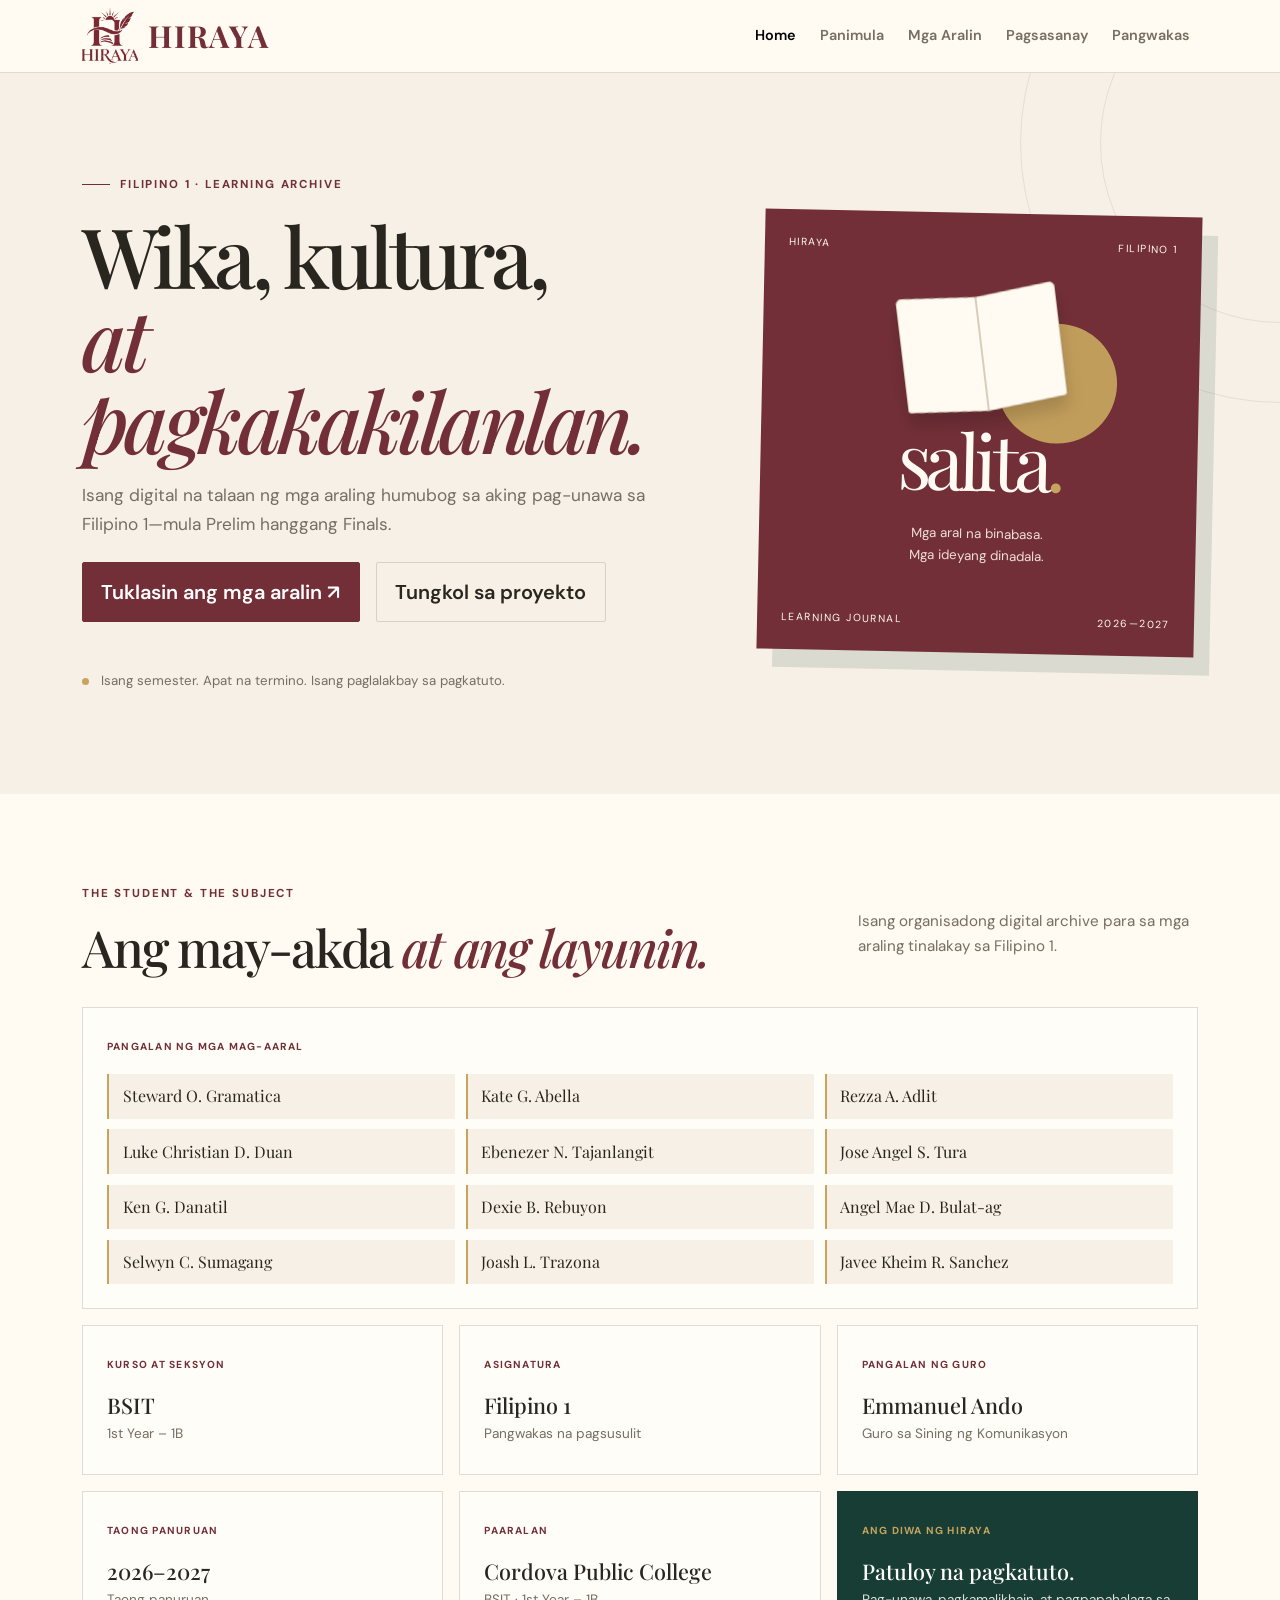
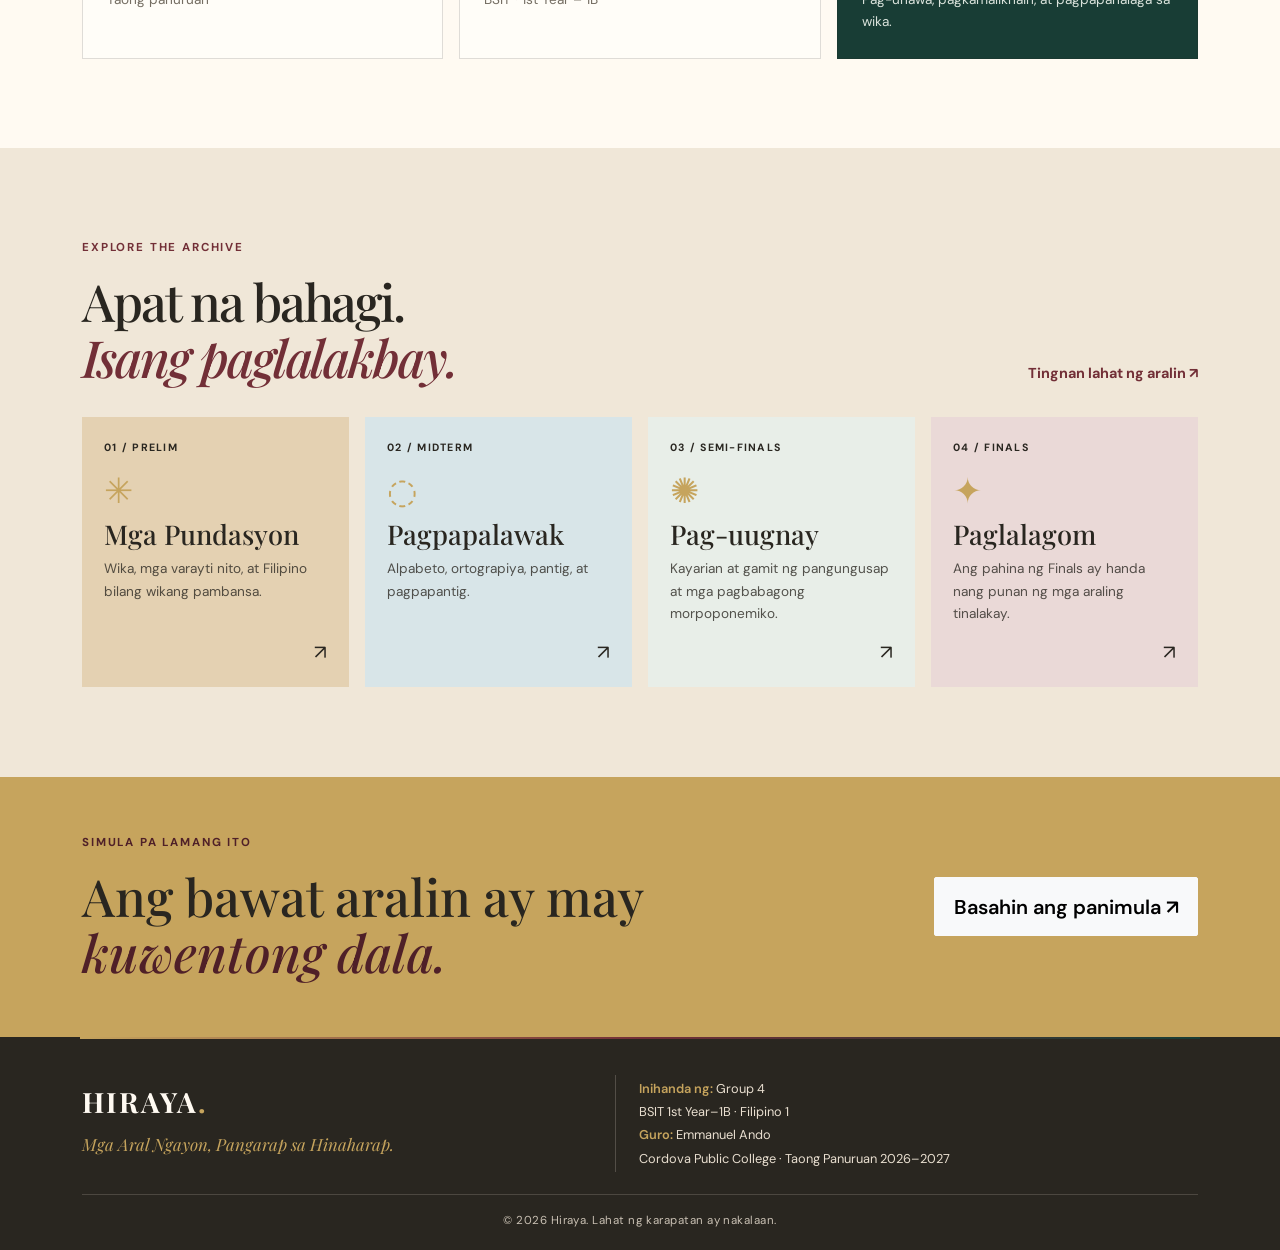
<file: index.html>
<!doctype html>
<html lang="fil">
<head>
  <meta charset="utf-8">
  <meta name="viewport" content="width=device-width, initial-scale=1">
  <meta name="description" content="Hiraya — a Filipino 1 learning archive by Steward O. Gramatica.">
  <title>Hiraya —Filipino 1 Archive</title>
  <link rel="preconnect" href="https://fonts.googleapis.com">
  <link rel="preconnect" href="https://fonts.gstatic.com" crossorigin>
  <link href="https://fonts.googleapis.com/css2?family=DM+Sans:wght@400;500;600;700&family=Playfair+Display:wght@500;600;700&display=swap" rel="stylesheet">
  <link href="https://cdn.jsdelivr.net/npm/bootstrap@5.3.3/dist/css/bootstrap.min.css" rel="stylesheet">
  <link rel="stylesheet" href="css/style.css">
</head>
<body>
  <nav class="navbar navbar-expand-lg navbar-hiraya sticky-top">
    <div class="container">
      <a class="navbar-brand brand-mark" href="index.html" aria-label="Hiraya home"><span class="brand-icon"><img src="image/hiraya.png" alt=""></span><span class="brand-name">HIRAYA</span></a>
      <button class="navbar-toggler" type="button" data-bs-toggle="collapse" data-bs-target="#mainNav" aria-controls="mainNav" aria-expanded="false" aria-label="Toggle navigation">
        <span class="navbar-toggler-icon"></span>
      </button>
      <div class="collapse navbar-collapse" id="mainNav">
        <ul class="navbar-nav ms-auto align-items-lg-center gap-lg-2">
          <li class="nav-item"><a class="nav-link active" href="index.html">Home</a></li>
          <li class="nav-item"><a class="nav-link" href="pages/introduction.html">Panimula</a></li>
          <li class="nav-item"><a class="nav-link" href="pages/lessons.html">Mga Aralin</a></li>
          <li class="nav-item"><a class="nav-link" href="pages/practice.html">Pagsasanay</a></li>
          <li class="nav-item"><a class="nav-link" href="pages/reflection.html">Pangwakas</a></li>
        </ul>
      </div>
    </div>
  </nav>

  <main>
    <section class="hero-section">
      <div class="hero-orbit orbit-one"></div><div class="hero-orbit orbit-two"></div>
      <div class="container position-relative">
        <div class="row align-items-center g-5">
          <div class="col-lg-7">
            <p class="eyebrow"><span class="eyebrow-line"></span> FILIPINO 1 · LEARNING ARCHIVE</p>
            <h1 class="hero-title">Wika, kultura,<br><em>at pagkakakilanlan.</em></h1>
            <p class="hero-copy">Isang digital na talaan ng mga araling humubog sa aking pag-unawa sa Filipino 1—mula Prelim hanggang Finals.</p>
            <div class="d-flex flex-wrap gap-3 mt-4">
              <a class="btn btn-hiraya btn-lg" href="pages/lessons.html">Tuklasin ang mga aralin <span aria-hidden="true">↗</span></a>
              <a class="btn btn-outline-hiraya btn-lg" href="#cover-details">Tungkol sa proyekto</a>
            </div>
            <div class="hero-note mt-5"><span class="note-dot"></span> Isang semester. Apat na termino. Isang paglalakbay sa pagkatuto.</div>
          </div>
          <div class="col-lg-5">
            <div class="cover-art" aria-label="Decorative cover illustration">
              <div class="cover-art-top"><span>HIRAYA</span><span>FILIPINO 1</span></div>
              <div class="cover-art-center">
                <div class="sun-shape"></div>   
                <div class="book-shape"><span></span><span></span></div>
                <p class="cover-art-word">salita<span>.</span></p>
                <p class="cover-art-caption">Mga aral na binabasa.<br>Mga ideyang dinadala.</p>
              </div>
              <div class="cover-art-bottom"><span>LEARNING JOURNAL</span><span>2026—2027</span></div>
            </div>
          </div>
        </div>
      </div>
    </section>

    <section class="section-pad" id="cover-details">
      <div class="container">
        <div class="section-heading-row">
          <div><p class="eyebrow">THE STUDENT & THE SUBJECT</p><h2 class="section-title">Ang may-akda <em>at ang layunin.</em></h2></div>
          <p class="section-intro">Isang organisadong digital archive para sa mga araling tinalakay sa Filipino 1.</p>
        </div>
        <div class="row g-3 mt-3">
          <div class="col-12">
            <div class="info-card">
              <span class="info-label">PANGALAN NG MGA MAG-AARAL</span>
              <ul class="member-list">
                <li>Steward O. Gramatica</li>
                <li>Kate G. Abella</li>
                <li>Rezza A. Adlit</li>
                <li>Luke Christian D. Duan</li>
                <li>Ebenezer N. Tajanlangit</li>
                <li>Jose Angel S. Tura</li>
                <li>Ken G. Danatil</li>
                <li>Dexie B. Rebuyon</li>
                <li>Angel Mae D. Bulat-ag</li>
                <li>Selwyn C. Sumagang</li>
                <li>Joash L. Trazona</li>
                <li>Javee Kheim R. Sanchez</li>
              </ul>
            </div>
          </div>
          <div class="col-md-6 col-lg-4"><div class="info-card"><span class="info-label">KURSO AT SEKSYON</span><h3>BSIT</h3><p>1st Year – 1B</p></div></div>
          <div class="col-md-6 col-lg-4"><div class="info-card"><span class="info-label">ASIGNATURA</span><h3>Filipino 1 </h3><p>Pangwakas na pagsusulit</p></div></div>
          <div class="col-md-6 col-lg-4"><div class="info-card"><span class="info-label">PANGALAN NG GURO</span><h3>Emmanuel Ando</h3><p>Guro sa Sining ng Komunikasyon</p></div></div>
          <div class="col-md-6 col-lg-4"><div class="info-card"><span class="info-label">TAONG PANURUAN</span><h3>2026–2027</h3><p>Taong panuruan</p></div></div>
          <div class="col-md-6 col-lg-4"><div class="info-card"><span class="info-label">PAARALAN</span><h3>Cordova Public College</h3><p>BSIT · 1st Year – 1B</p></div></div>
          <div class="col-md-6 col-lg-4"><div class="info-card info-card-accent"><span class="info-label">ANG DIWA NG HIRAYA</span><h3>Patuloy na pagkatuto.</h3><p>Pag-unawa, pagkamalikhain, at pagpapahalaga sa wika.</p></div></div>
        </div>
      </div>
    </section>

    <section class="terms-section section-pad">
      <div class="container">
        <div class="section-heading-row">
          <div><p class="eyebrow">EXPLORE THE ARCHIVE</p><h2 class="section-title">Apat na bahagi.<br><em>Isang paglalakbay.</em></h2></div>
          <a href="pages/lessons.html" class="text-link">Tingnan lahat ng aralin ↗</a>
        </div>
        <div class="row g-3 mt-3">
          <div class="col-sm-6 col-lg-3"><a class="term-card term-prelim" href="pages/lessons.html#prelim"><span class="term-number">01 / PRELIM</span><span class="term-icon">✳</span><h3>Mga Pundasyon</h3><p>Wika, mga varayti nito, at Filipino bilang wikang pambansa.</p><span class="term-arrow">↗</span></a></div>
          <div class="col-sm-6 col-lg-3"><a class="term-card term-midterm" href="pages/lessons.html#midterm"><span class="term-number">02 / MIDTERM</span><span class="term-icon">◌</span><h3>Pagpapalawak</h3><p>Alpabeto, ortograpiya, pantig, at pagpapantig.</p><span class="term-arrow">↗</span></a></div>
          <div class="col-sm-6 col-lg-3"><a class="term-card term-semi" href="pages/lessons.html#semi-finals"><span class="term-number">03 / SEMI-FINALS</span><span class="term-icon">✺</span><h3>Pag-uugnay</h3><p>Kayarian at gamit ng pangungusap at mga pagbabagong morpoponemiko.</p><span class="term-arrow">↗</span></a></div>
          <div class="col-sm-6 col-lg-3"><a class="term-card term-finals" href="pages/lessons.html#finals"><span class="term-number">04 / FINALS</span><span class="term-icon">✦</span><h3>Paglalagom</h3><p>Ang pahina ng Finals ay handa nang punan ng mga araling tinalakay.</p><span class="term-arrow">↗</span></a></div>
        </div>
      </div>
    </section>
    <section class="closing-banner"><div class="container d-md-flex justify-content-between align-items-center gap-4"><div><p class="eyebrow">SIMULA PA LAMANG ITO</p><h2>Ang bawat aralin ay may <em>kuwentong dala.</em></h2></div><a class="btn btn-light btn-lg mt-3 mt-md-0" href="pages/introduction.html">Basahin ang panimula ↗</a></div></section>
  </main>
  <footer class="site-footer"><div class="container footer-content"><div class="footer-main"><a class="footer-brand" href="index.html" aria-label="Hiraya home">HIRAYA<span>.</span></a><p class="footer-motto">Mga Aral Ngayon, Pangarap sa Hinaharap.</p></div><div class="footer-details"><p><strong>Inihanda ng:</strong> Group 4</p><p>BSIT 1st Year–1B <span aria-hidden="true">·</span> Filipino 1</p><p><strong>Guro:</strong> Emmanuel Ando</p><p>Cordova Public College <span aria-hidden="true">·</span> Taong Panuruan 2026–2027</p></div><div class="footer-copyright">© 2026 Hiraya. Lahat ng karapatan ay nakalaan.</div></div></footer>
  <script src="https://cdn.jsdelivr.net/npm/bootstrap@5.3.3/dist/js/bootstrap.bundle.min.js"></script>
  <script src="js/main.js"></script>
</body>
</html>
</file>
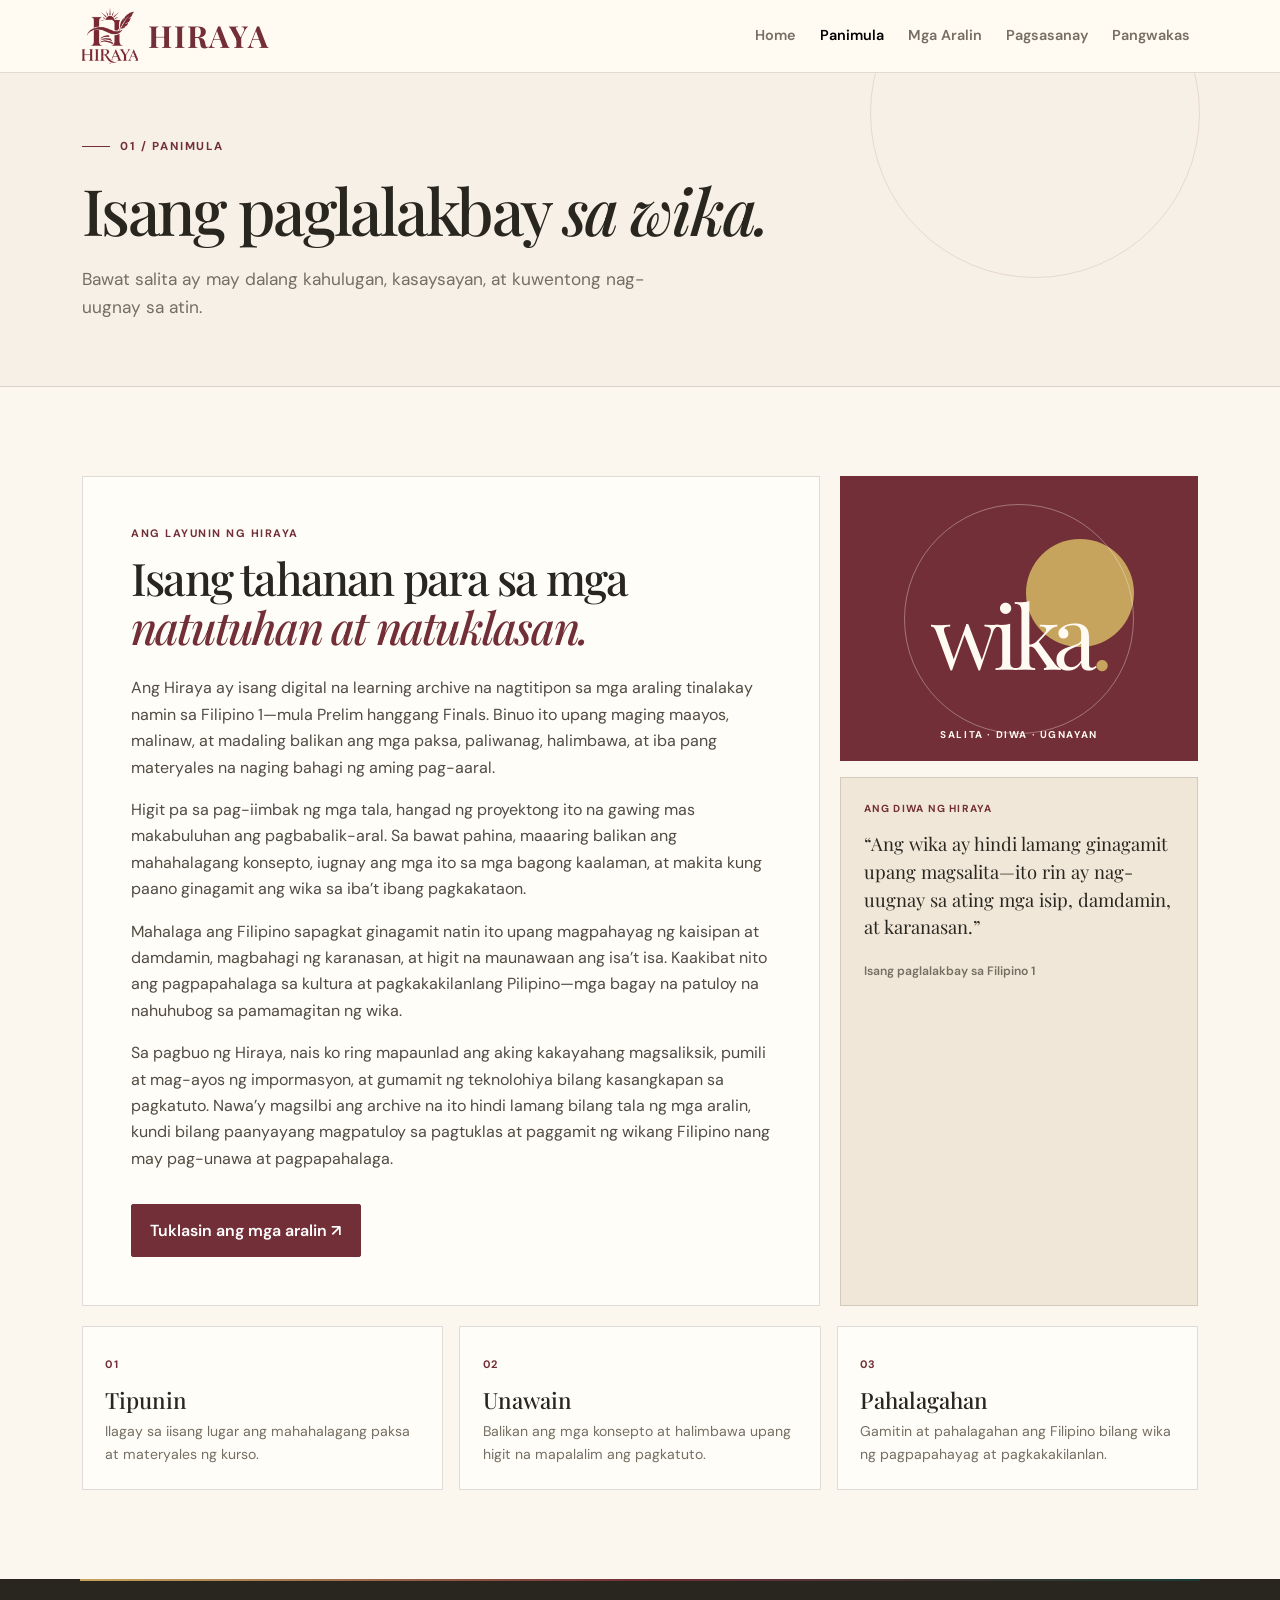
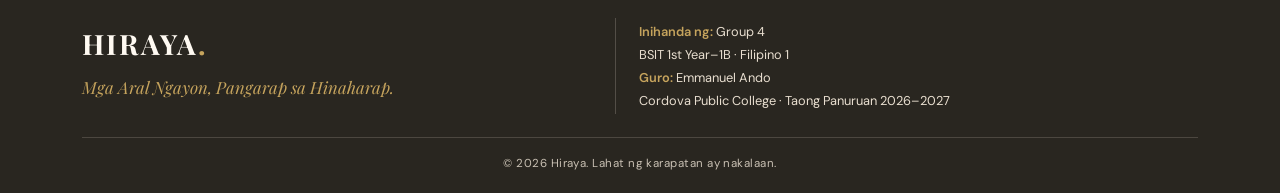
<file: pages/about.html>
<!doctype html>
<html lang="fil">
<head>
  <meta charset="utf-8">
  <meta name="viewport" content="width=device-width, initial-scale=1">
  <meta http-equiv="refresh" content="0; url=introduction.html">
  <title>Tungkol sa Hiraya</title>
  <link rel="stylesheet" href="../css/style.css">
  <script>
    window.location.replace(`introduction.html${window.location.hash}`);
  </script>
</head>
<body>
  <main class="container content-shell section-pad">
    <section class="content-panel">
      <p class="eyebrow">HIRAYA · FILIPINO 1</p>
      <h1 class="section-title">Tungkol sa Hiraya</h1>
      <p class="hero-copy mt-3">Binubuksan ang panimula ng Hiraya. Kung hindi ka awtomatikong na-redirect, gamitin ang link sa ibaba.</p>
      <a class="btn btn-hiraya mt-3" href="introduction.html">Basahin ang panimula ↗</a>
    </section>
  </main>
</body>
</html>
</file>
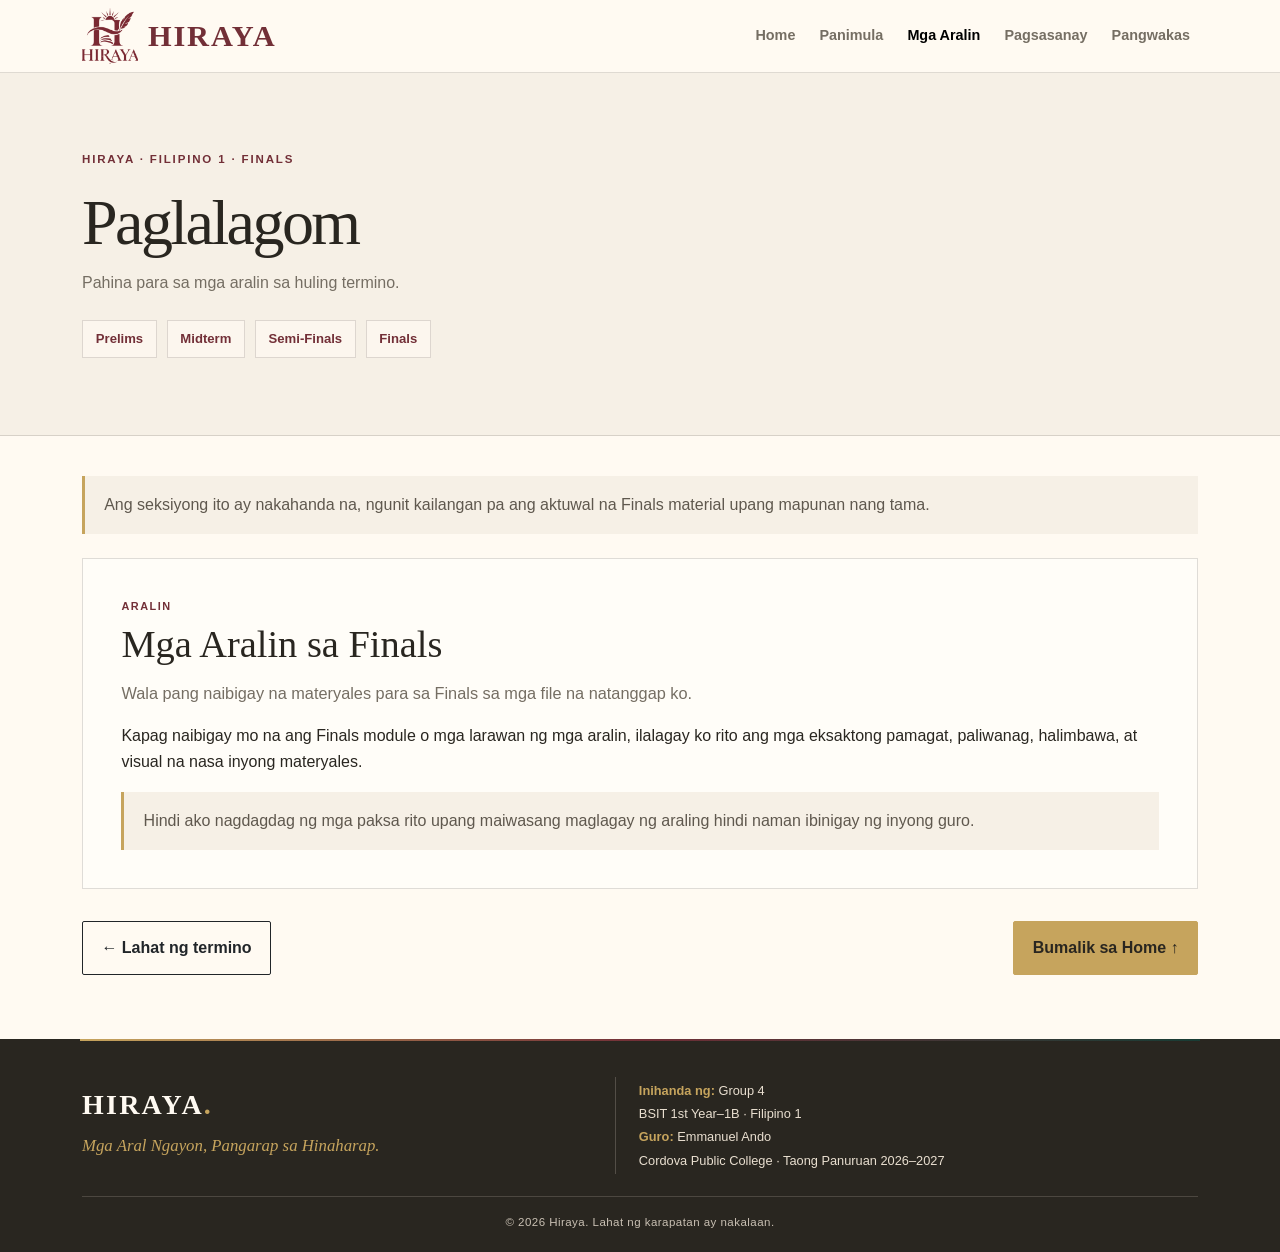
<file: pages/finals.html>
<!doctype html><html lang="fil"><head><meta charset="utf-8"><meta name="viewport" content="width=device-width, initial-scale=1"><title>Finals | Hiraya</title><meta name="description" content="Finals na mga aralin sa Filipino 1."><link href="https://cdn.jsdelivr.net/npm/bootstrap@5.3.3/dist/css/bootstrap.min.css" rel="stylesheet"><link rel="stylesheet" href="../css/style.css"></head><body><nav class="navbar navbar-expand-lg navbar-hiraya sticky-top"><div class="container"><a class="navbar-brand brand-mark" href="../index.html" aria-label="Hiraya home"><span class="brand-icon"><img src="../image/hiraya.png" alt=""></span><span class="brand-name">HIRAYA</span></a><button class="navbar-toggler" type="button" data-bs-toggle="collapse" data-bs-target="#mainNav" aria-controls="mainNav" aria-expanded="false" aria-label="Toggle navigation"><span class="navbar-toggler-icon"></span></button><div class="collapse navbar-collapse" id="mainNav"><ul class="navbar-nav ms-auto align-items-lg-center gap-lg-2"><li class="nav-item"><a class="nav-link" href="../index.html">Home</a></li><li class="nav-item"><a class="nav-link" href="introduction.html">Panimula</a></li><li class="nav-item"><a class="nav-link active" href="lessons.html" aria-current="page">Mga Aralin</a></li><li class="nav-item"><a class="nav-link" href="practice.html">Pagsasanay</a></li><li class="nav-item"><a class="nav-link" href="reflection.html">Pangwakas</a></li></ul></div></div></nav><header class="page-hero term-hero"><div class="container"><p class="eyebrow">HIRAYA · FILIPINO 1 · FINALS</p><h1>Paglalagom</h1><p>Pahina para sa mga aralin sa huling termino.</p><div class="term-pills"><a href="prelims.html">Prelims</a><a href="midterm.html">Midterm</a><a href="semi-finals.html">Semi-Finals</a><a href="finals.html">Finals</a></div></div></header><main class="container term-content"><div class="note-box mb-4">Ang seksiyong ito ay nakahanda na, ngunit kailangan pa ang aktuwal na Finals material upang mapunan nang tama.</div><article class="topic-block" id="mga-aralin-sa-finals"><div class="topic-kicker">ARALIN</div><h2>Mga Aralin sa Finals</h2><p class="topic-intro">Wala pang naibigay na materyales para sa Finals sa mga file na natanggap ko.</p><p>Kapag naibigay mo na ang Finals module o mga larawan ng mga aralin, ilalagay ko rito ang mga eksaktong pamagat, paliwanag, halimbawa, at visual na nasa inyong materyales.</p><div class="note-box">Hindi ako nagdagdag ng mga paksa rito upang maiwasang maglagay ng araling hindi naman ibinigay ng inyong guro.</div></article><div class="term-navigation"><a class="btn btn-outline-dark" href="lessons.html">← Lahat ng termino</a><a class="btn btn-gold" href="../index.html">Bumalik sa Home ↑</a></div></main><footer class="site-footer"><div class="container footer-content"><div class="footer-main"><a class="footer-brand" href="../index.html" aria-label="Hiraya home">HIRAYA<span>.</span></a><p class="footer-motto">Mga Aral Ngayon, Pangarap sa Hinaharap.</p></div><div class="footer-details"><p><strong>Inihanda ng:</strong> Group 4</p><p>BSIT 1st Year–1B <span aria-hidden="true">·</span> Filipino 1</p><p><strong>Guro:</strong> Emmanuel Ando</p><p>Cordova Public College <span aria-hidden="true">·</span> Taong Panuruan 2026–2027</p></div><div class="footer-copyright">© 2026 Hiraya. Lahat ng karapatan ay nakalaan.</div></div></footer><script src="https://cdn.jsdelivr.net/npm/bootstrap@5.3.3/dist/js/bootstrap.bundle.min.js"></script></body></html>
</file>
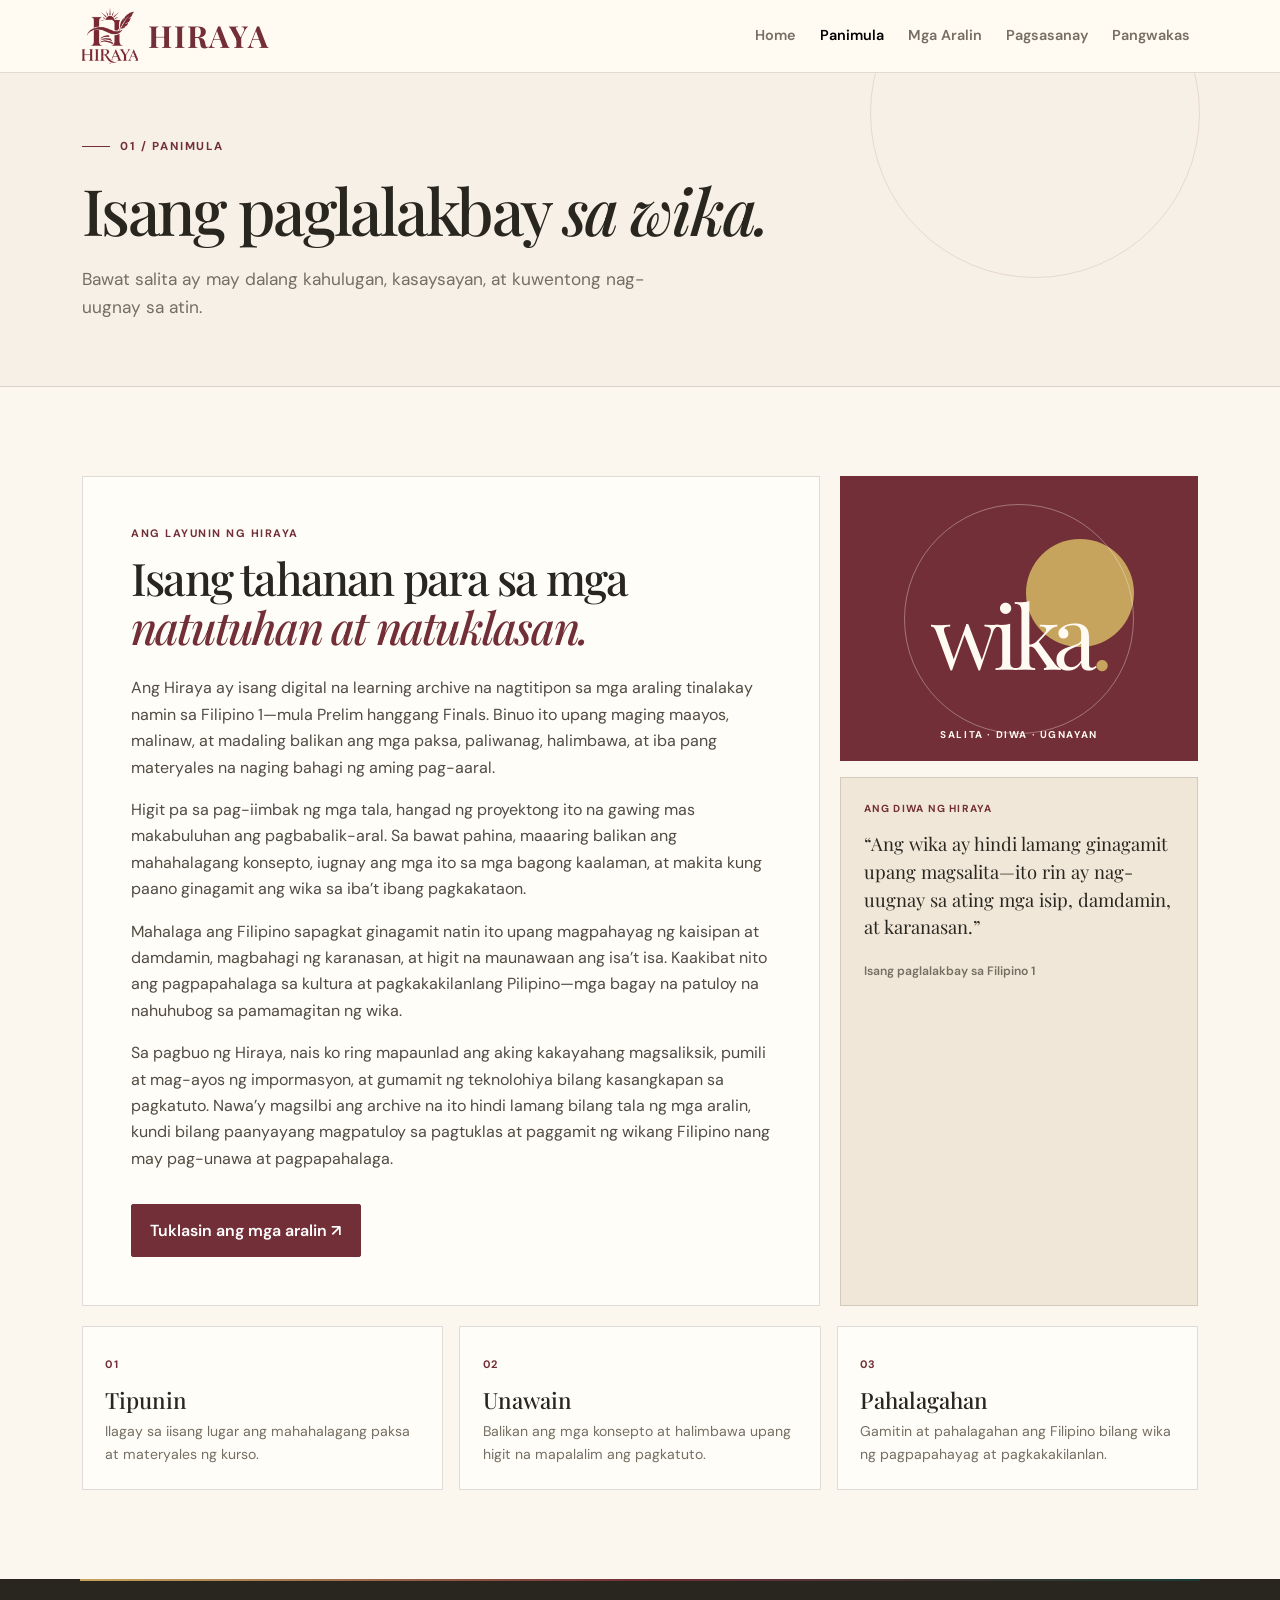
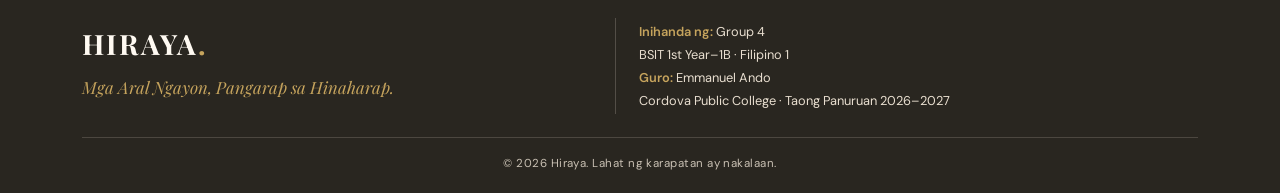
<file: pages/introduction.html>
<!doctype html>
<html lang="tl">
<head>
  <meta charset="utf-8"><meta name="viewport" content="width=device-width, initial-scale=1">
  <title>Panimula — Hiraya</title>
  <link rel="preconnect" href="https://fonts.googleapis.com"><link rel="preconnect" href="https://fonts.gstatic.com" crossorigin>
  <link href="https://fonts.googleapis.com/css2?family=DM+Sans:wght@400;500;600;700&family=Playfair+Display:wght@500;600;700&display=swap" rel="stylesheet">
  <link href="https://cdn.jsdelivr.net/npm/bootstrap@5.3.3/dist/css/bootstrap.min.css" rel="stylesheet"><link rel="stylesheet" href="../css/style.css">
</head>
<body>
<nav class="navbar navbar-expand-lg navbar-hiraya sticky-top"><div class="container"><a class="navbar-brand brand-mark" href="../index.html" aria-label="Hiraya home"><span class="brand-icon"><img src="../image/hiraya.png" alt=""></span><span class="brand-name">HIRAYA</span></a><button class="navbar-toggler" type="button" data-bs-toggle="collapse" data-bs-target="#mainNav" aria-controls="mainNav" aria-expanded="false" aria-label="Toggle navigation"><span class="navbar-toggler-icon"></span></button><div class="collapse navbar-collapse" id="mainNav"><ul class="navbar-nav ms-auto gap-lg-2"><li class="nav-item"><a class="nav-link" href="../index.html">Home</a></li><li class="nav-item"><a class="nav-link active" href="introduction.html">Panimula</a></li><li class="nav-item"><a class="nav-link" href="lessons.html">Mga Aralin</a></li><li class="nav-item"><a class="nav-link" href="practice.html">Pagsasanay</a></li><li class="nav-item"><a class="nav-link" href="reflection.html">Pangwakas</a></li></ul></div></div></nav>
<header class="page-hero introduction-hero"><div class="container"><p class="eyebrow"><span class="eyebrow-line"></span> 01 / PANIMULA</p><h1>Isang paglalakbay <em>sa wika.</em></h1><p class="hero-copy mt-3">Bawat salita ay may dalang kahulugan, kasaysayan, at kuwentong nag-uugnay sa atin.</p></div></header>
<main class="section-pad introduction-section"><div class="container">
  <div class="introduction-layout">
    <article class="content-panel introduction-panel">
      <p class="introduction-kicker">ANG LAYUNIN NG HIRAYA</p>
      <h2 class="section-title mb-4">Isang tahanan para sa mga <em>natutuhan at natuklasan.</em></h2>
      <p>Ang Hiraya ay isang digital na learning archive na nagtitipon sa mga araling tinalakay namin sa Filipino 1—mula Prelim hanggang Finals. Binuo ito upang maging maayos, malinaw, at madaling balikan ang mga paksa, paliwanag, halimbawa, at iba pang materyales na naging bahagi ng aming pag-aaral.</p>
      <p>Higit pa sa pag-iimbak ng mga tala, hangad ng proyektong ito na gawing mas makabuluhan ang pagbabalik-aral. Sa bawat pahina, maaaring balikan ang mahahalagang konsepto, iugnay ang mga ito sa mga bagong kaalaman, at makita kung paano ginagamit ang wika sa iba’t ibang pagkakataon.</p>
      <p>Mahalaga ang Filipino sapagkat ginagamit natin ito upang magpahayag ng kaisipan at damdamin, magbahagi ng karanasan, at higit na maunawaan ang isa’t isa. Kaakibat nito ang pagpapahalaga sa kultura at pagkakakilanlang Pilipino—mga bagay na patuloy na nahuhubog sa pamamagitan ng wika.</p>
      <p>Sa pagbuo ng Hiraya, nais ko ring mapaunlad ang aking kakayahang magsaliksik, pumili at mag-ayos ng impormasyon, at gumamit ng teknolohiya bilang kasangkapan sa pagkatuto. Nawa’y magsilbi ang archive na ito hindi lamang bilang tala ng mga aralin, kundi bilang paanyayang magpatuloy sa pagtuklas at paggamit ng wikang Filipino nang may pag-unawa at pagpapahalaga.</p>
      <a class="btn btn-hiraya mt-3" href="lessons.html">Tuklasin ang mga aralin <span aria-hidden="true">↗</span></a>
    </article>
    <aside class="introduction-aside" aria-label="Tungkol sa learning archive">
      <div class="intro-art" aria-hidden="true">
        <span class="intro-art-sun"></span>
        <span class="intro-art-orbit"></span>
        <span class="intro-art-word">wika<span>.</span></span>
        <span class="intro-art-caption">SALITA · DIWA · UGNAYAN</span>
      </div>
      <div class="intro-aside-note">
        <p class="info-label">ANG DIWA NG HIRAYA</p>
        <p class="intro-quote">“Ang wika ay hindi lamang ginagamit upang magsalita—ito rin ay nag-uugnay sa ating mga isip, damdamin, at karanasan.”</p>
        <span class="intro-aside-credit">Isang paglalakbay sa Filipino 1</span>
      </div>
    </aside>
  </div>
  <section class="intro-pillars" aria-label="Mga layunin ng learning archive">
    <article class="intro-pillar"><span>01</span><h3>Tipunin</h3><p>Ilagay sa iisang lugar ang mahahalagang paksa at materyales ng kurso.</p></article>
    <article class="intro-pillar"><span>02</span><h3>Unawain</h3><p>Balikan ang mga konsepto at halimbawa upang higit na mapalalim ang pagkatuto.</p></article>
    <article class="intro-pillar"><span>03</span><h3>Pahalagahan</h3><p>Gamitin at pahalagahan ang Filipino bilang wika ng pagpapahayag at pagkakakilanlan.</p></article>
  </section>
</div></main>
<footer class="site-footer"><div class="container footer-content"><div class="footer-main"><a class="footer-brand" href="../index.html" aria-label="Hiraya home">HIRAYA<span>.</span></a><p class="footer-motto">Mga Aral Ngayon, Pangarap sa Hinaharap.</p></div><div class="footer-details"><p><strong>Inihanda ng:</strong> Group 4</p><p>BSIT 1st Year–1B <span aria-hidden="true">·</span> Filipino 1</p><p><strong>Guro:</strong> Emmanuel Ando</p><p>Cordova Public College <span aria-hidden="true">·</span> Taong Panuruan 2026–2027</p></div><div class="footer-copyright">© 2026 Hiraya. Lahat ng karapatan ay nakalaan.</div></div></footer>
<script src="https://cdn.jsdelivr.net/npm/bootstrap@5.3.3/dist/js/bootstrap.bundle.min.js"></script><script src="../js/main.js"></script></body></html>
</file>
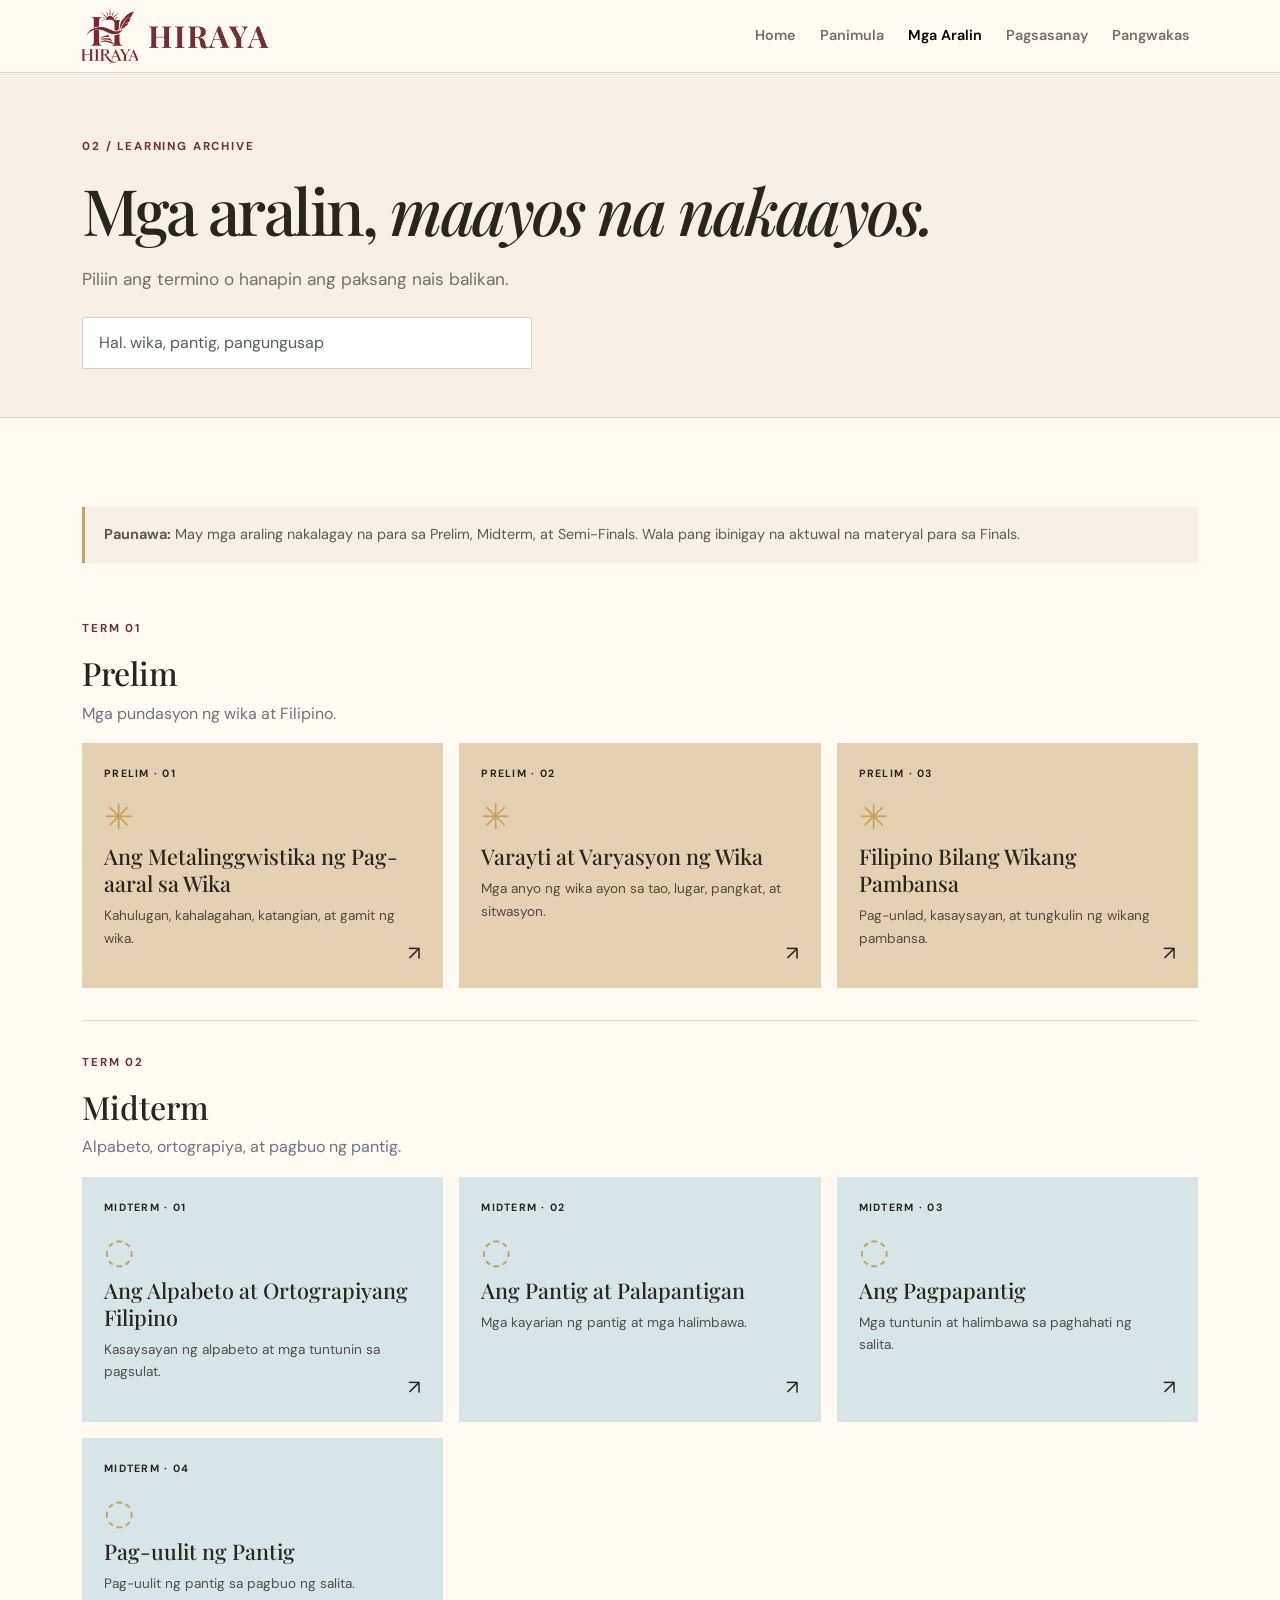
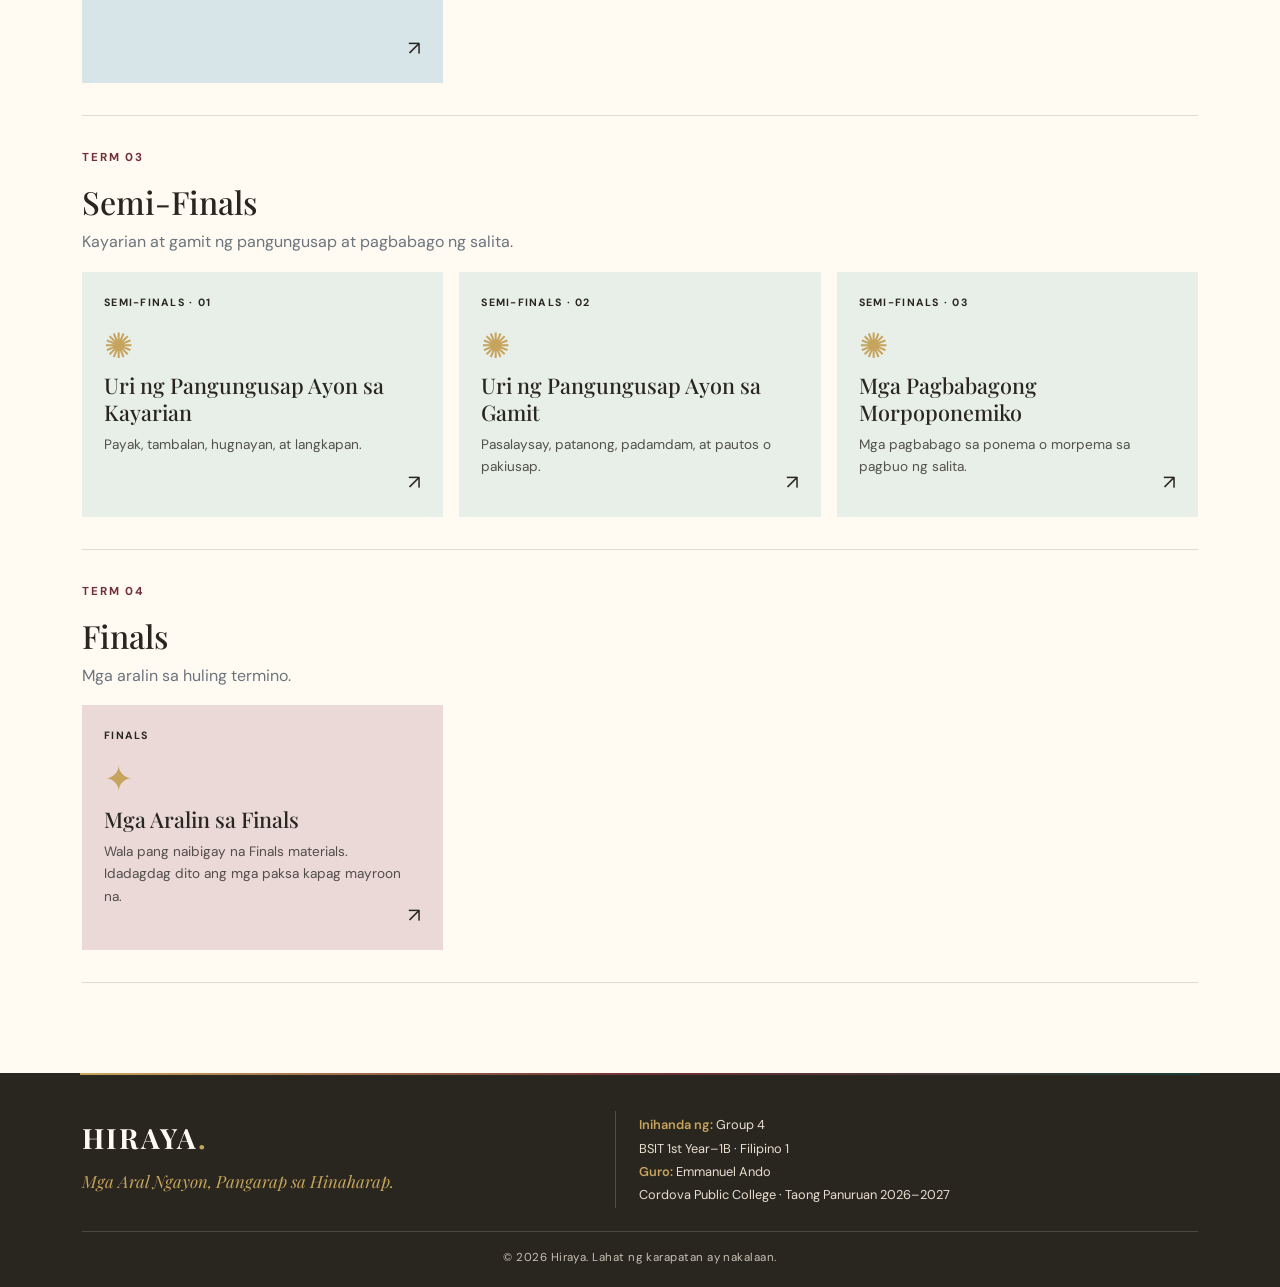
<file: pages/lessons.html>
<!doctype html>
<html lang="tl">
<head>
  <meta charset="utf-8"><meta name="viewport" content="width=device-width, initial-scale=1">
  <title>Mga Aralin — Hiraya</title>
  <link rel="preconnect" href="https://fonts.googleapis.com"><link rel="preconnect" href="https://fonts.gstatic.com" crossorigin>
  <link href="https://fonts.googleapis.com/css2?family=DM+Sans:wght@400;500;600;700&family=Playfair+Display:wght@500;600;700&display=swap" rel="stylesheet">
  <link href="https://cdn.jsdelivr.net/npm/bootstrap@5.3.3/dist/css/bootstrap.min.css" rel="stylesheet"><link rel="stylesheet" href="../css/style.css">
</head>
<body>
<nav class="navbar navbar-expand-lg navbar-hiraya sticky-top"><div class="container"><a class="navbar-brand brand-mark" href="../index.html" aria-label="Hiraya home"><span class="brand-icon"><img src="../image/hiraya.png" alt=""></span><span class="brand-name">HIRAYA</span></a><button class="navbar-toggler" type="button" data-bs-toggle="collapse" data-bs-target="#mainNav" aria-controls="mainNav" aria-expanded="false" aria-label="Toggle navigation"><span class="navbar-toggler-icon"></span></button><div class="collapse navbar-collapse" id="mainNav"><ul class="navbar-nav ms-auto gap-lg-2"><li class="nav-item"><a class="nav-link" href="../index.html">Home</a></li><li class="nav-item"><a class="nav-link" href="introduction.html">Panimula</a></li><li class="nav-item"><a class="nav-link active" href="lessons.html">Mga Aralin</a></li><li class="nav-item"><a class="nav-link" href="practice.html">Pagsasanay</a></li><li class="nav-item"><a class="nav-link" href="reflection.html">Pangwakas</a></li></ul></div></div></nav>
<header class="page-hero"><div class="container"><p class="eyebrow">02 / LEARNING ARCHIVE</p><h1>Mga aralin, <em>maayos na nakaayos.</em></h1><p class="hero-copy mt-3">Piliin ang termino o hanapin ang paksang nais balikan.</p><label class="visually-hidden" for="lessonSearch">Maghanap ng aralin</label><input id="lessonSearch" class="form-control lesson-search mt-4" type="search" placeholder="Hal. wika, pantig, pangungusap" aria-controls="lessonResults" autocomplete="off"></div></header>
<main class="section-pad"><div class="container" id="lessonResults">
  <p class="placeholder-note mb-4"><strong>Paunawa:</strong> May mga araling nakalagay na para sa Prelim, Midterm, at Semi-Finals. Wala pang ibinigay na aktuwal na materyal para sa Finals.</p>
  <p id="lessonSearchStatus" class="visually-hidden" role="status" aria-live="polite"></p>
  <p id="lessonSearchEmpty" class="placeholder-note" hidden>Walang araling tumutugma sa paghahanap. Subukan ang ibang salita.</p>
  <section class="lesson-group" id="prelim"><p class="eyebrow">TERM 01</p><h2>Prelim</h2><p class="text-secondary">Mga pundasyon ng wika at Filipino.</p><div class="row g-3">
    <div class="col-md-6 col-lg-4" data-lesson-card><a class="term-card term-prelim archive-card" href="prelims.html#ang-metalinggwistika-ng-pag-aaral-sa-wika"><span class="term-number">PRELIM · 01</span><span class="term-icon">✳</span><h3>Ang Metalinggwistika ng Pag-aaral sa Wika</h3><p>Kahulugan, kahalagahan, katangian, at gamit ng wika.</p><span class="term-arrow" aria-hidden="true">↗</span></a></div>
    <div class="col-md-6 col-lg-4" data-lesson-card><a class="term-card term-prelim archive-card" href="prelims.html#varayti-at-varyasyon-ng-wika"><span class="term-number">PRELIM · 02</span><span class="term-icon">✳</span><h3>Varayti at Varyasyon ng Wika</h3><p>Mga anyo ng wika ayon sa tao, lugar, pangkat, at sitwasyon.</p><span class="term-arrow" aria-hidden="true">↗</span></a></div>
    <div class="col-md-6 col-lg-4" data-lesson-card><a class="term-card term-prelim archive-card" href="prelims.html#filipino-bilang-wikang-pambansa"><span class="term-number">PRELIM · 03</span><span class="term-icon">✳</span><h3>Filipino Bilang Wikang Pambansa</h3><p>Pag-unlad, kasaysayan, at tungkulin ng wikang pambansa.</p><span class="term-arrow" aria-hidden="true">↗</span></a></div>
  </div></section>
  <section class="lesson-group" id="midterm"><p class="eyebrow">TERM 02</p><h2>Midterm</h2><p class="text-secondary">Alpabeto, ortograpiya, at pagbuo ng pantig.</p><div class="row g-3">
    <div class="col-md-6 col-lg-4" data-lesson-card><a class="term-card term-midterm archive-card" href="midterm.html#ang-alpabeto-at-ortograpiyang-filipino"><span class="term-number">MIDTERM · 01</span><span class="term-icon">◌</span><h3>Ang Alpabeto at Ortograpiyang Filipino</h3><p>Kasaysayan ng alpabeto at mga tuntunin sa pagsulat.</p><span class="term-arrow" aria-hidden="true">↗</span></a></div>
    <div class="col-md-6 col-lg-4" data-lesson-card><a class="term-card term-midterm archive-card" href="midterm.html#ang-pantig-at-palapantigan"><span class="term-number">MIDTERM · 02</span><span class="term-icon">◌</span><h3>Ang Pantig at Palapantigan</h3><p>Mga kayarian ng pantig at mga halimbawa.</p><span class="term-arrow" aria-hidden="true">↗</span></a></div>
    <div class="col-md-6 col-lg-4" data-lesson-card><a class="term-card term-midterm archive-card" href="midterm.html#ang-pagpapantig"><span class="term-number">MIDTERM · 03</span><span class="term-icon">◌</span><h3>Ang Pagpapantig</h3><p>Mga tuntunin at halimbawa sa paghahati ng salita.</p><span class="term-arrow" aria-hidden="true">↗</span></a></div>
    <div class="col-md-6 col-lg-4" data-lesson-card><a class="term-card term-midterm archive-card" href="midterm.html#pag-uulit-ng-pantig"><span class="term-number">MIDTERM · 04</span><span class="term-icon">◌</span><h3>Pag-uulit ng Pantig</h3><p>Pag-uulit ng pantig sa pagbuo ng salita.</p><span class="term-arrow" aria-hidden="true">↗</span></a></div>
  </div></section>
  <section class="lesson-group" id="semi-finals"><p class="eyebrow">TERM 03</p><h2>Semi-Finals</h2><p class="text-secondary">Kayarian at gamit ng pangungusap at pagbabago ng salita.</p><div class="row g-3">
    <div class="col-md-6 col-lg-4" data-lesson-card><a class="term-card term-semi archive-card" href="semi-final.html#uri-ng-pangungusap-ayon-sa-kayarian"><span class="term-number">SEMI-FINALS · 01</span><span class="term-icon">✺</span><h3>Uri ng Pangungusap Ayon sa Kayarian</h3><p>Payak, tambalan, hugnayan, at langkapan.</p><span class="term-arrow" aria-hidden="true">↗</span></a></div>
    <div class="col-md-6 col-lg-4" data-lesson-card><a class="term-card term-semi archive-card" href="semi-final.html#uri-ng-pangungusap-ayon-sa-gamit"><span class="term-number">SEMI-FINALS · 02</span><span class="term-icon">✺</span><h3>Uri ng Pangungusap Ayon sa Gamit</h3><p>Pasalaysay, patanong, padamdam, at pautos o pakiusap.</p><span class="term-arrow">↗</span></a></div>
    <div class="col-md-6 col-lg-4" data-lesson-card><a class="term-card term-semi archive-card" href="semi-final.html#mga-pagbabagong-morpoponemiko"><span class="term-number">SEMI-FINALS · 03</span><span class="term-icon">✺</span><h3>Mga Pagbabagong Morpoponemiko</h3><p>Mga pagbabago sa ponema o morpema sa pagbuo ng salita.</p><span class="term-arrow">↗</span></a></div>
  </div></section>
  <section class="lesson-group" id="finals"><p class="eyebrow">TERM 04</p><h2>Finals</h2><p class="text-secondary">Mga aralin sa huling termino.</p><div class="row g-3"><div class="col-md-6 col-lg-4" data-lesson-card><a class="term-card term-finals archive-card" href="finals.html"><span class="term-number">FINALS</span><span class="term-icon">✦</span><h3>Mga Aralin sa Finals</h3><p>Wala pang naibigay na Finals materials. Idadagdag dito ang mga paksa kapag mayroon na.</p><span class="term-arrow" aria-hidden="true">↗</span></a></div></div></section>
</div></main>
<footer class="site-footer"><div class="container footer-content"><div class="footer-main"><a class="footer-brand" href="../index.html" aria-label="Hiraya home">HIRAYA<span>.</span></a><p class="footer-motto">Mga Aral Ngayon, Pangarap sa Hinaharap.</p></div><div class="footer-details"><p><strong>Inihanda ng:</strong> Group 4</p><p>BSIT 1st Year–1B <span aria-hidden="true">·</span> Filipino 1</p><p><strong>Guro:</strong> Emmanuel Ando</p><p>Cordova Public College <span aria-hidden="true">·</span> Taong Panuruan 2026–2027</p></div><div class="footer-copyright">© 2026 Hiraya. Lahat ng karapatan ay nakalaan.</div></div></footer>
<script src="https://cdn.jsdelivr.net/npm/bootstrap@5.3.3/dist/js/bootstrap.bundle.min.js"></script><script src="../js/main.js"></script></body></html>
</file>
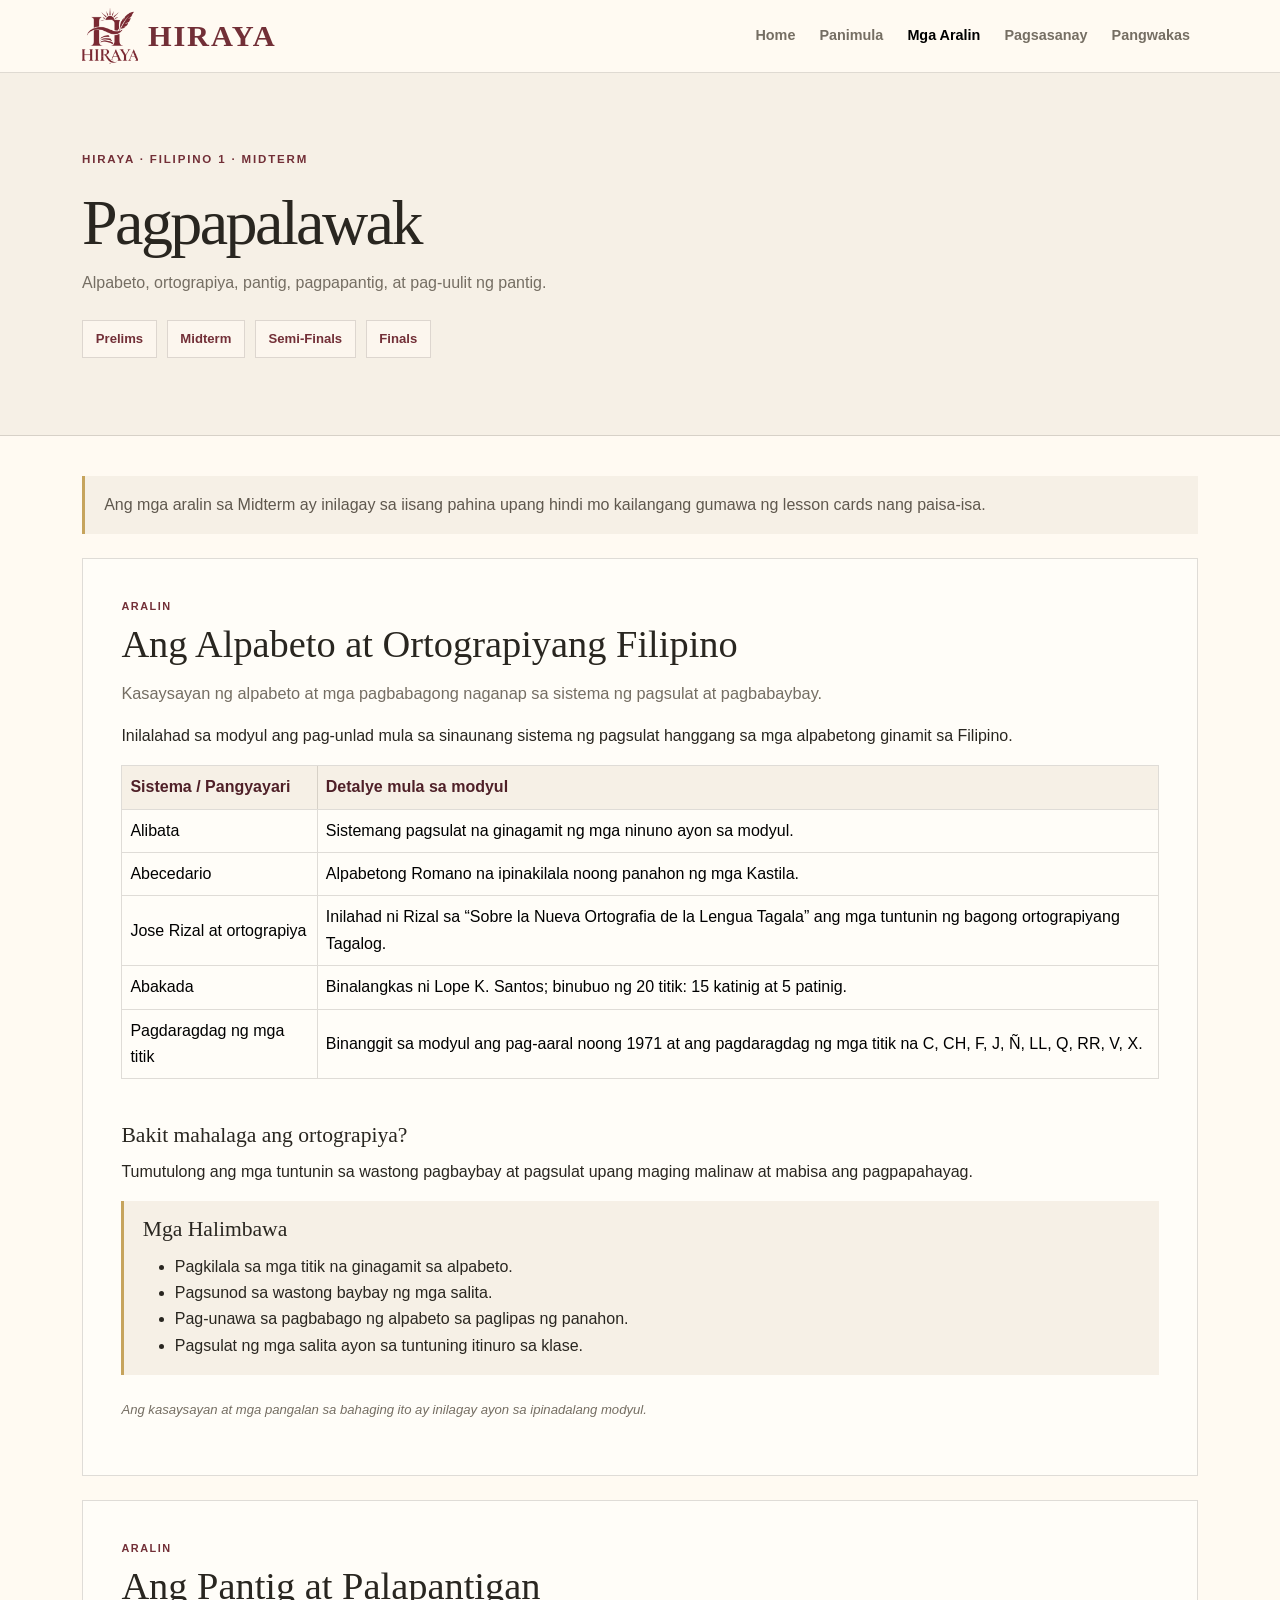
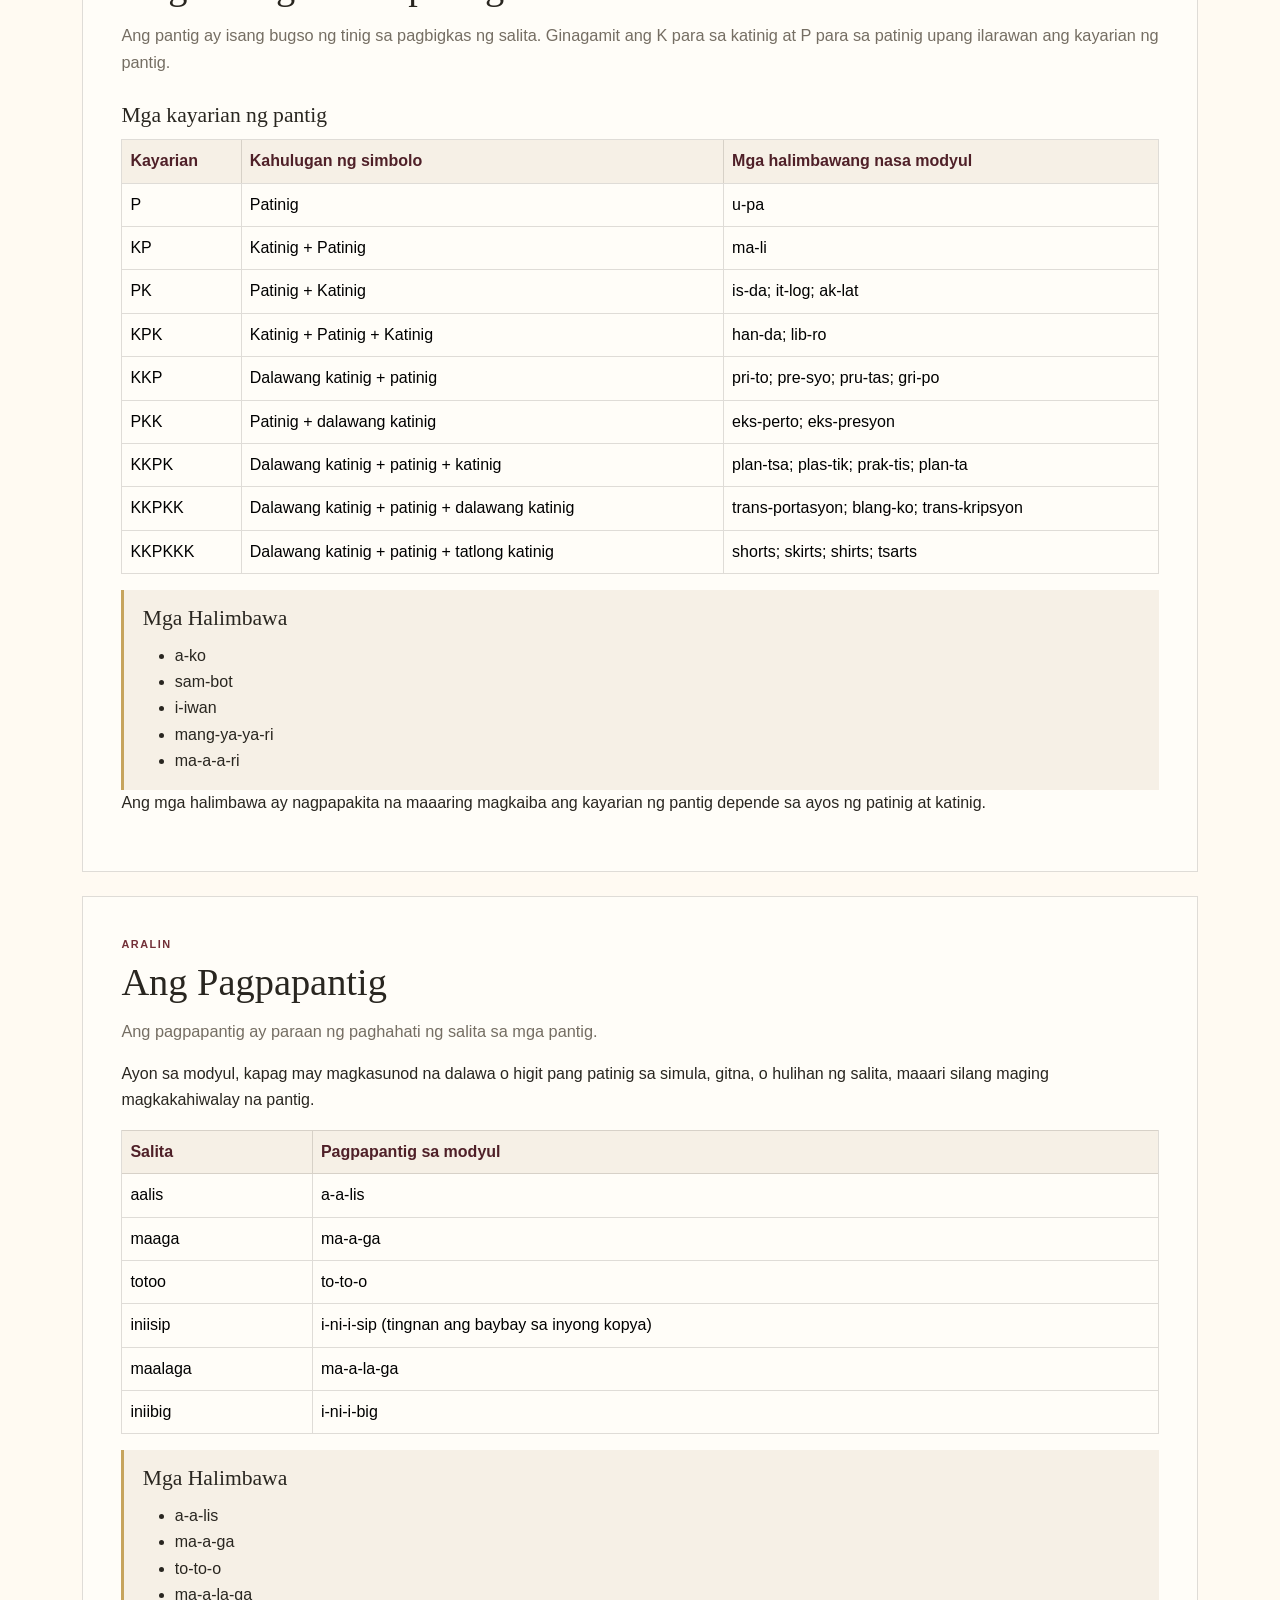
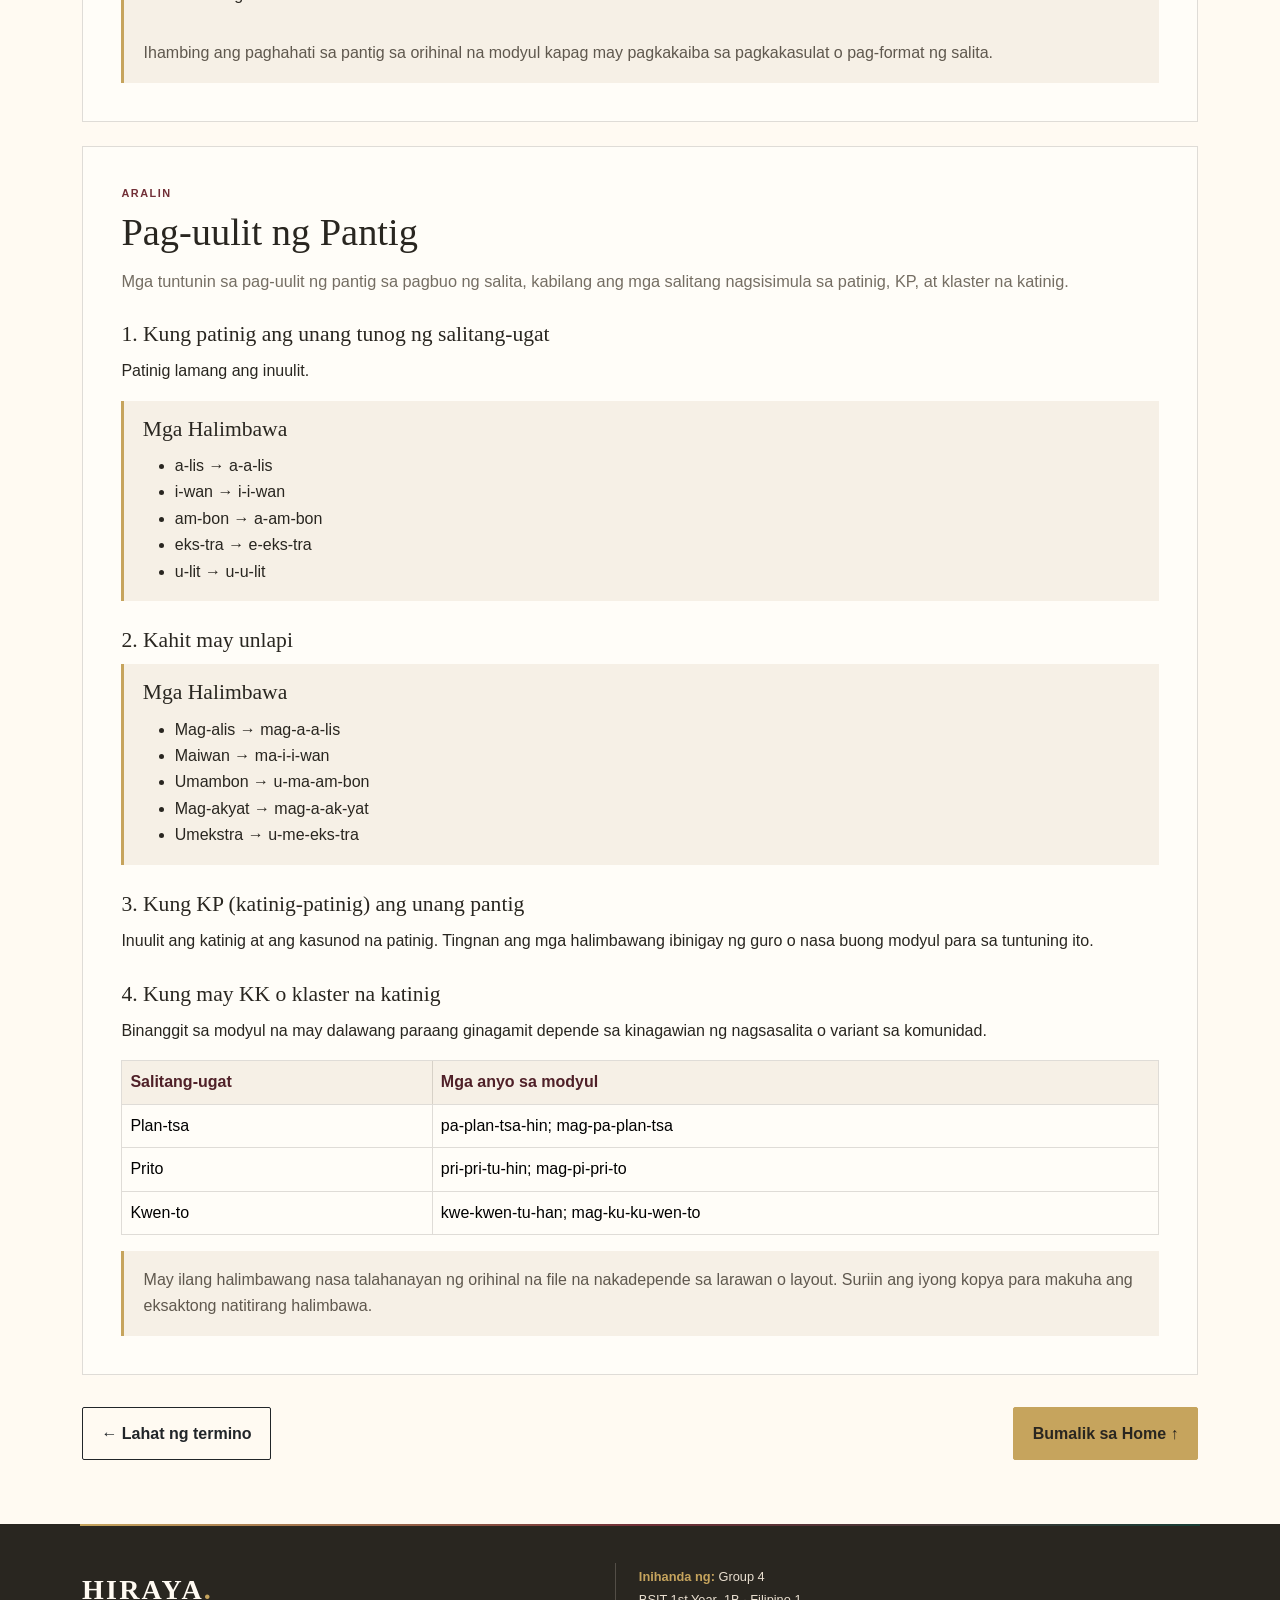
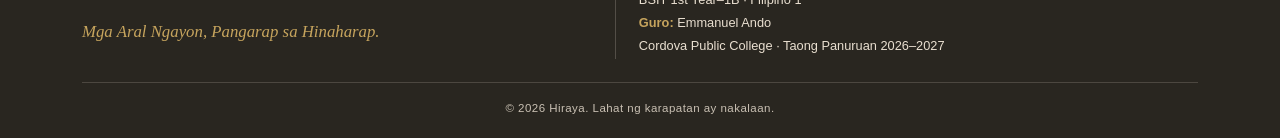
<file: pages/midterm.html>
<!doctype html><html lang="fil"><head><meta charset="utf-8"><meta name="viewport" content="width=device-width, initial-scale=1"><title>Midterm | Hiraya</title><meta name="description" content="Midterm na mga aralin sa Filipino 1."><link href="https://cdn.jsdelivr.net/npm/bootstrap@5.3.3/dist/css/bootstrap.min.css" rel="stylesheet"><link rel="stylesheet" href="../css/style.css"></head><body><nav class="navbar navbar-expand-lg navbar-hiraya sticky-top"><div class="container"><a class="navbar-brand brand-mark" href="../index.html" aria-label="Hiraya home"><span class="brand-icon"><img src="../image/hiraya.png" alt=""></span><span class="brand-name">HIRAYA</span></a><button class="navbar-toggler" type="button" data-bs-toggle="collapse" data-bs-target="#mainNav" aria-controls="mainNav" aria-expanded="false" aria-label="Toggle navigation"><span class="navbar-toggler-icon"></span></button><div class="collapse navbar-collapse" id="mainNav"><ul class="navbar-nav ms-auto align-items-lg-center gap-lg-2"><li class="nav-item"><a class="nav-link" href="../index.html">Home</a></li><li class="nav-item"><a class="nav-link" href="introduction.html">Panimula</a></li><li class="nav-item"><a class="nav-link active" href="lessons.html" aria-current="page">Mga Aralin</a></li><li class="nav-item"><a class="nav-link" href="practice.html">Pagsasanay</a></li><li class="nav-item"><a class="nav-link" href="reflection.html">Pangwakas</a></li></ul></div></div></nav><header class="page-hero term-hero"><div class="container"><p class="eyebrow">HIRAYA · FILIPINO 1 · MIDTERM</p><h1>Pagpapalawak</h1><p>Alpabeto, ortograpiya, pantig, pagpapantig, at pag-uulit ng pantig.</p><div class="term-pills"><a href="prelims.html">Prelims</a><a href="midterm.html">Midterm</a><a href="semi-finals.html">Semi-Finals</a><a href="finals.html">Finals</a></div></div></header><main class="container term-content"><div class="note-box mb-4">Ang mga aralin sa Midterm ay inilagay sa iisang pahina upang hindi mo kailangang gumawa ng lesson cards nang paisa-isa.</div><article class="topic-block" id="ang-alpabeto-at-ortograpiyang-filipino"><div class="topic-kicker">ARALIN</div><h2>Ang Alpabeto at Ortograpiyang Filipino</h2><p class="topic-intro">Kasaysayan ng alpabeto at mga pagbabagong naganap sa sistema ng pagsulat at pagbabaybay.</p><p>Inilalahad sa modyul ang pag-unlad mula sa sinaunang sistema ng pagsulat hanggang sa mga alpabetong ginamit sa Filipino.</p><div class="table-responsive"><table class="table table-bordered align-middle"><thead><tr><th>Sistema / Pangyayari</th><th>Detalye mula sa modyul</th></tr></thead><tbody><tr><td>Alibata</td><td>Sistemang pagsulat na ginagamit ng mga ninuno ayon sa modyul.</td></tr><tr><td>Abecedario</td><td>Alpabetong Romano na ipinakilala noong panahon ng mga Kastila.</td></tr><tr><td>Jose Rizal at ortograpiya</td><td>Inilahad ni Rizal sa “Sobre la Nueva Ortografia de la Lengua Tagala” ang mga tuntunin ng bagong ortograpiyang Tagalog.</td></tr><tr><td>Abakada</td><td>Binalangkas ni Lope K. Santos; binubuo ng 20 titik: 15 katinig at 5 patinig.</td></tr><tr><td>Pagdaragdag ng mga titik</td><td>Binanggit sa modyul ang pag-aaral noong 1971 at ang pagdaragdag ng mga titik na C, CH, F, J, Ñ, LL, Q, RR, V, X.</td></tr></tbody></table></div><h3>Bakit mahalaga ang ortograpiya?</h3><p>Tumutulong ang mga tuntunin sa wastong pagbaybay at pagsulat upang maging malinaw at mabisa ang pagpapahayag.</p><div class="examples"><h3>Mga Halimbawa</h3><ul><li>Pagkilala sa mga titik na ginagamit sa alpabeto.</li><li>Pagsunod sa wastong baybay ng mga salita.</li><li>Pag-unawa sa pagbabago ng alpabeto sa paglipas ng panahon.</li><li>Pagsulat ng mga salita ayon sa tuntuning itinuro sa klase.</li></ul></div><p class="source-note">Ang kasaysayan at mga pangalan sa bahaging ito ay inilagay ayon sa ipinadalang modyul.</p></article><article class="topic-block" id="ang-pantig-at-palapantigan"><div class="topic-kicker">ARALIN</div><h2>Ang Pantig at Palapantigan</h2><p class="topic-intro">Ang pantig ay isang bugso ng tinig sa pagbigkas ng salita. Ginagamit ang K para sa katinig at P para sa patinig upang ilarawan ang kayarian ng pantig.</p><h3>Mga kayarian ng pantig</h3><div class="table-responsive"><table class="table table-bordered align-middle"><thead><tr><th>Kayarian</th><th>Kahulugan ng simbolo</th><th>Mga halimbawang nasa modyul</th></tr></thead><tbody><tr><td>P</td><td>Patinig</td><td>u-pa</td></tr><tr><td>KP</td><td>Katinig + Patinig</td><td>ma-li</td></tr><tr><td>PK</td><td>Patinig + Katinig</td><td>is-da; it-log; ak-lat</td></tr><tr><td>KPK</td><td>Katinig + Patinig + Katinig</td><td>han-da; lib-ro</td></tr><tr><td>KKP</td><td>Dalawang katinig + patinig</td><td>pri-to; pre-syo; pru-tas; gri-po</td></tr><tr><td>PKK</td><td>Patinig + dalawang katinig</td><td>eks-perto; eks-presyon</td></tr><tr><td>KKPK</td><td>Dalawang katinig + patinig + katinig</td><td>plan-tsa; plas-tik; prak-tis; plan-ta</td></tr><tr><td>KKPKK</td><td>Dalawang katinig + patinig + dalawang katinig</td><td>trans-portasyon; blang-ko; trans-kripsyon</td></tr><tr><td>KKPKKK</td><td>Dalawang katinig + patinig + tatlong katinig</td><td>shorts; skirts; shirts; tsarts</td></tr></tbody></table></div><div class="examples"><h3>Mga Halimbawa</h3><ul><li>a-ko</li><li>sam-bot</li><li>i-iwan</li><li>mang-ya-ya-ri</li><li>ma-a-a-ri</li></ul></div><p>Ang mga halimbawa ay nagpapakita na maaaring magkaiba ang kayarian ng pantig depende sa ayos ng patinig at katinig.</p></article><article class="topic-block" id="ang-pagpapantig"><div class="topic-kicker">ARALIN</div><h2>Ang Pagpapantig</h2><p class="topic-intro">Ang pagpapantig ay paraan ng paghahati ng salita sa mga pantig.</p><p>Ayon sa modyul, kapag may magkasunod na dalawa o higit pang patinig sa simula, gitna, o hulihan ng salita, maaari silang maging magkakahiwalay na pantig.</p><div class="table-responsive"><table class="table table-bordered align-middle"><thead><tr><th>Salita</th><th>Pagpapantig sa modyul</th></tr></thead><tbody><tr><td>aalis</td><td>a-a-lis</td></tr><tr><td>maaga</td><td>ma-a-ga</td></tr><tr><td>totoo</td><td>to-to-o</td></tr><tr><td>iniisip</td><td>i-ni-i-sip (tingnan ang baybay sa inyong kopya)</td></tr><tr><td>maalaga</td><td>ma-a-la-ga</td></tr><tr><td>iniibig</td><td>i-ni-i-big</td></tr></tbody></table></div><div class="examples"><h3>Mga Halimbawa</h3><ul><li>a-a-lis</li><li>ma-a-ga</li><li>to-to-o</li><li>ma-a-la-ga</li></ul></div><div class="note-box">Ihambing ang paghahati sa pantig sa orihinal na modyul kapag may pagkakaiba sa pagkakasulat o pag-format ng salita.</div></article><article class="topic-block" id="pag-uulit-ng-pantig"><div class="topic-kicker">ARALIN</div><h2>Pag-uulit ng Pantig</h2><p class="topic-intro">Mga tuntunin sa pag-uulit ng pantig sa pagbuo ng salita, kabilang ang mga salitang nagsisimula sa patinig, KP, at klaster na katinig.</p><h3>1. Kung patinig ang unang tunog ng salitang-ugat</h3><p>Patinig lamang ang inuulit.</p><div class="examples"><h3>Mga Halimbawa</h3><ul><li>a-lis → a-a-lis</li><li>i-wan → i-i-wan</li><li>am-bon → a-am-bon</li><li>eks-tra → e-eks-tra</li><li>u-lit → u-u-lit</li></ul></div><h3>2. Kahit may unlapi</h3><div class="examples"><h3>Mga Halimbawa</h3><ul><li>Mag-alis → mag-a-a-lis</li><li>Maiwan → ma-i-i-wan</li><li>Umambon → u-ma-am-bon</li><li>Mag-akyat → mag-a-ak-yat</li><li>Umekstra → u-me-eks-tra</li></ul></div><h3>3. Kung KP (katinig-patinig) ang unang pantig</h3><p>Inuulit ang katinig at ang kasunod na patinig. Tingnan ang mga halimbawang ibinigay ng guro o nasa buong modyul para sa tuntuning ito.</p><h3>4. Kung may KK o klaster na katinig</h3><p>Binanggit sa modyul na may dalawang paraang ginagamit depende sa kinagawian ng nagsasalita o variant sa komunidad.</p><div class="table-responsive"><table class="table table-bordered align-middle"><thead><tr><th>Salitang-ugat</th><th>Mga anyo sa modyul</th></tr></thead><tbody><tr><td>Plan-tsa</td><td>pa-plan-tsa-hin; mag-pa-plan-tsa</td></tr><tr><td>Prito</td><td>pri-pri-tu-hin; mag-pi-pri-to</td></tr><tr><td>Kwen-to</td><td>kwe-kwen-tu-han; mag-ku-ku-wen-to</td></tr></tbody></table></div><div class="note-box">May ilang halimbawang nasa talahanayan ng orihinal na file na nakadepende sa larawan o layout. Suriin ang iyong kopya para makuha ang eksaktong natitirang halimbawa.</div></article><div class="term-navigation"><a class="btn btn-outline-dark" href="lessons.html">← Lahat ng termino</a><a class="btn btn-gold" href="../index.html">Bumalik sa Home ↑</a></div></main><footer class="site-footer"><div class="container footer-content"><div class="footer-main"><a class="footer-brand" href="../index.html" aria-label="Hiraya home">HIRAYA<span>.</span></a><p class="footer-motto">Mga Aral Ngayon, Pangarap sa Hinaharap.</p></div><div class="footer-details"><p><strong>Inihanda ng:</strong> Group 4</p><p>BSIT 1st Year–1B <span aria-hidden="true">·</span> Filipino 1</p><p><strong>Guro:</strong> Emmanuel Ando</p><p>Cordova Public College <span aria-hidden="true">·</span> Taong Panuruan 2026–2027</p></div><div class="footer-copyright">© 2026 Hiraya. Lahat ng karapatan ay nakalaan.</div></div></footer><script src="https://cdn.jsdelivr.net/npm/bootstrap@5.3.3/dist/js/bootstrap.bundle.min.js"></script></body></html>
</file>
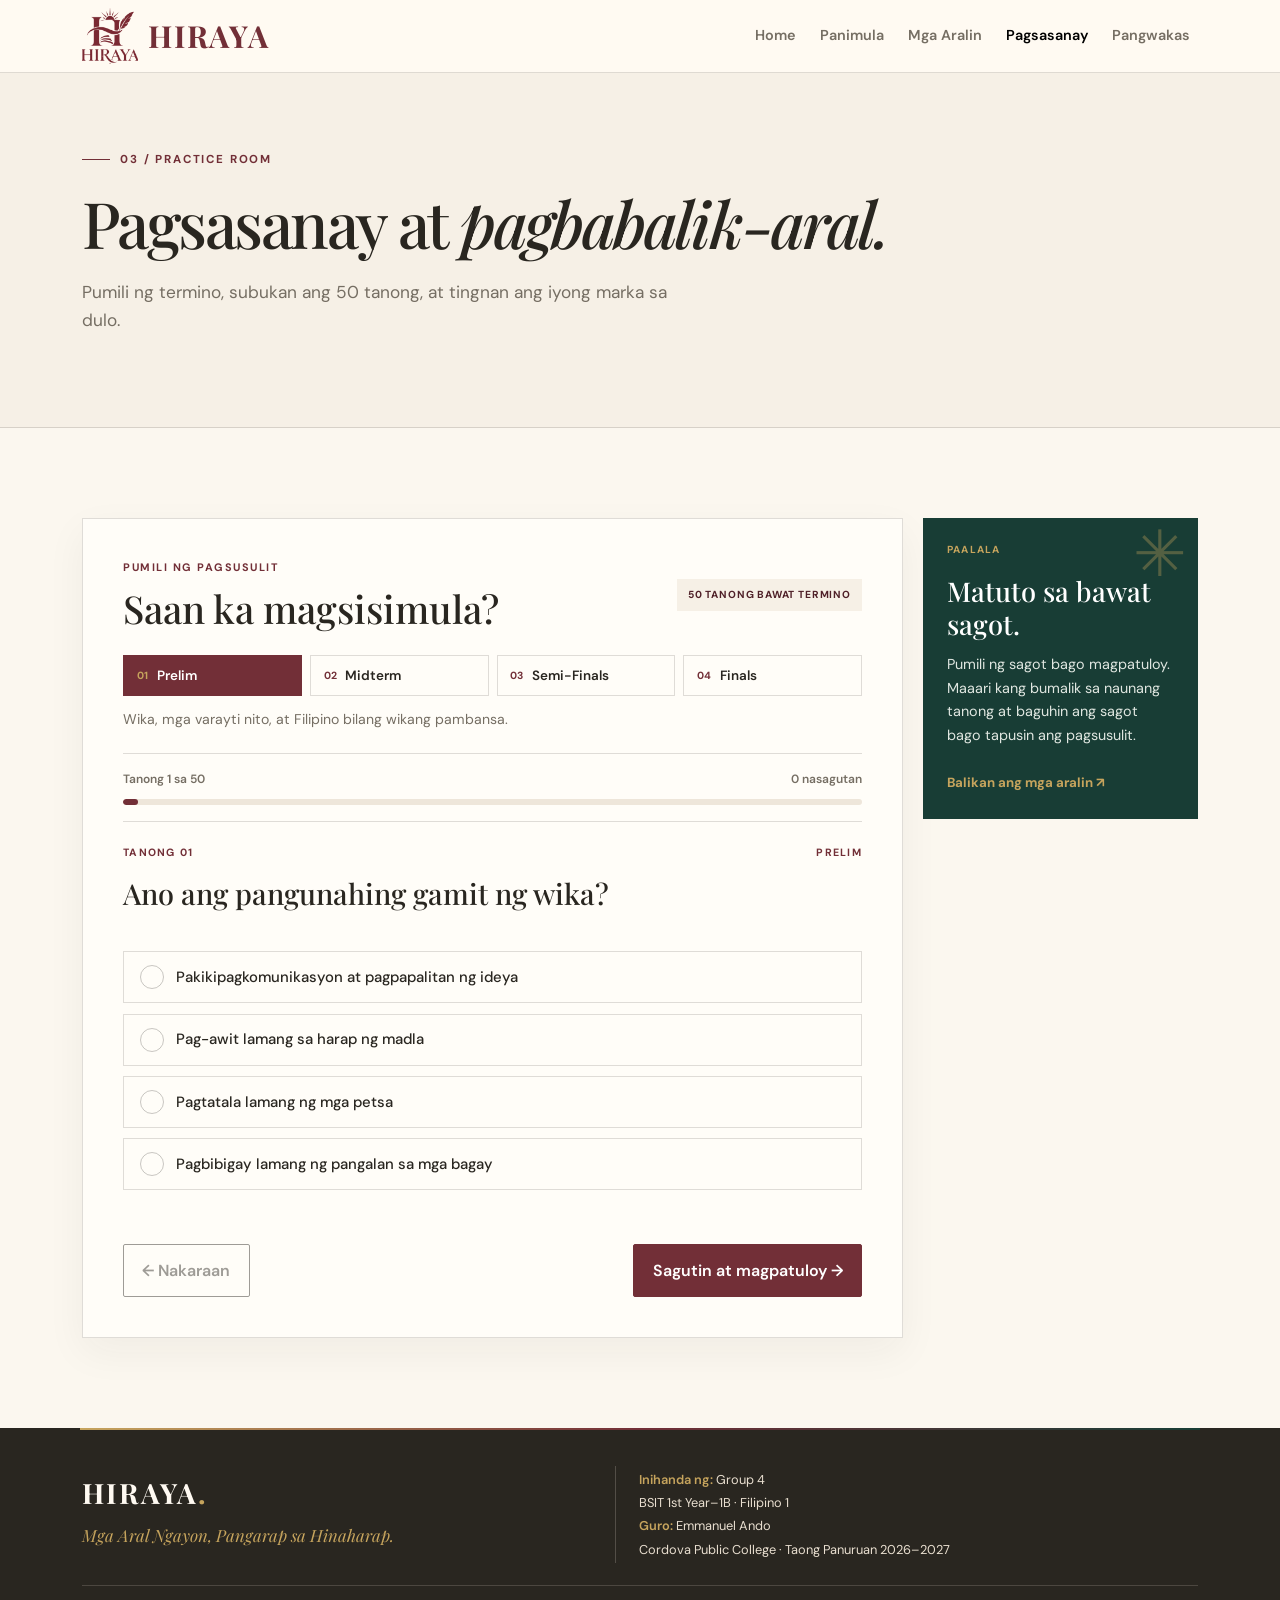
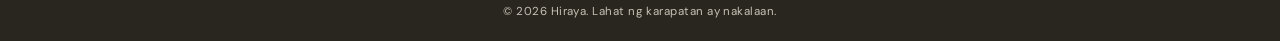
<file: pages/practice.html>
<!doctype html>
<html lang="fil">
<head>
  <meta charset="utf-8">
  <meta name="viewport" content="width=device-width, initial-scale=1">
  <meta name="description" content="Subukan ang iyong kaalaman sa Filipino 1 gamit ang mga pagsusulit para sa bawat termino.">
  <title>Pagsasanay — Hiraya</title>
  <link rel="preconnect" href="https://fonts.googleapis.com">
  <link rel="preconnect" href="https://fonts.gstatic.com" crossorigin>
  <link href="https://fonts.googleapis.com/css2?family=DM+Sans:wght@400;500;600;700&family=Playfair+Display:wght@500;600;700&display=swap" rel="stylesheet">
  <link href="https://cdn.jsdelivr.net/npm/bootstrap@5.3.3/dist/css/bootstrap.min.css" rel="stylesheet">
  <link rel="stylesheet" href="../css/style.css">
</head>
<body>
  <nav class="navbar navbar-expand-lg navbar-hiraya sticky-top">
    <div class="container">
      <a class="navbar-brand brand-mark" href="../index.html" aria-label="Hiraya home"><span class="brand-icon"><img src="../image/hiraya.png" alt=""></span><span class="brand-name">HIRAYA</span></a>
      <button class="navbar-toggler" type="button" data-bs-toggle="collapse" data-bs-target="#mainNav" aria-controls="mainNav" aria-expanded="false" aria-label="Toggle navigation"><span class="navbar-toggler-icon"></span></button>
      <div class="collapse navbar-collapse" id="mainNav">
        <ul class="navbar-nav ms-auto gap-lg-2">
          <li class="nav-item"><a class="nav-link" href="../index.html">Home</a></li>
          <li class="nav-item"><a class="nav-link" href="introduction.html">Panimula</a></li>
          <li class="nav-item"><a class="nav-link" href="lessons.html">Mga Aralin</a></li>
          <li class="nav-item"><a class="nav-link active" href="practice.html" aria-current="page">Pagsasanay</a></li>
          <li class="nav-item"><a class="nav-link" href="reflection.html">Pangwakas</a></li>
        </ul>
      </div>
    </div>
  </nav>
  <header class="page-hero quiz-hero">
    <div class="container">
      <p class="eyebrow"><span class="eyebrow-line"></span> 03 / PRACTICE ROOM</p>
      <h1>Pagsasanay at <em>pagbabalik-aral.</em></h1>
      <p class="hero-copy mt-3">Pumili ng termino, subukan ang 50 tanong, at tingnan ang iyong marka sa dulo.</p>
    </div>
  </header>
  <main class="section-pad quiz-section">
    <div class="container quiz-shell">
      <section class="quiz-panel" aria-labelledby="quizHeading">
        <div class="quiz-intro">
          <div>
            <p class="introduction-kicker">PUMILI NG PAGSUSULIT</p>
            <h2 id="quizHeading">Saan ka magsisimula?</h2>
          </div>
          <span class="quiz-total-badge">50 TANONG BAWAT TERMINO</span>
        </div>
        <div class="quiz-term-picker" role="group" aria-label="Piliin ang termino">
          <button class="quiz-term-button is-selected" type="button" data-quiz-term="prelim" aria-pressed="true"><span>01</span>Prelim</button>
          <button class="quiz-term-button" type="button" data-quiz-term="midterm" aria-pressed="false"><span>02</span>Midterm</button>
          <button class="quiz-term-button" type="button" data-quiz-term="semi" aria-pressed="false"><span>03</span>Semi-Finals</button>
          <button class="quiz-term-button" type="button" data-quiz-term="finals" aria-pressed="false"><span>04</span>Finals</button>
        </div>
        <p id="quizTermDescription" class="quiz-term-description"></p>
        <div class="quiz-progress-wrap">
          <div class="quiz-progress-label"><span id="quizProgressText">Tanong 1 sa 50</span><span id="quizAnsweredText">0 nasagutan</span></div>
          <div class="quiz-progress-track" role="progressbar" aria-label="Pag-usad ng pagsusulit" aria-valuemin="0" aria-valuemax="50" aria-valuenow="0"><span id="quizProgressBar"></span></div>
        </div>
        <div id="quizQuestionArea" class="quiz-question-area">
          <div class="quiz-question-meta"><span id="quizQuestionNumber">TANONG 01</span><span id="quizTopicLabel">PRELIM</span></div>
          <h3 id="quizQuestion" tabindex="-1"></h3>
          <div id="quizOptions" class="quiz-options" role="group" aria-label="Mga pagpipilian"></div>
          <p id="quizFeedback" class="quiz-feedback" role="status" aria-live="polite"></p>
          <div class="quiz-controls">
            <button class="btn btn-outline-hiraya" id="quizPrevious" type="button">← Nakaraan</button>
            <button class="btn btn-hiraya" id="quizNext" type="button">Sagutin at magpatuloy →</button>
          </div>
        </div>
        <section id="quizResults" class="quiz-results" hidden aria-live="polite">
          <p class="introduction-kicker">PAGSUSULIT NATAPOS</p>
          <h3 id="quizResultHeading"></h3>
          <p id="quizResultCopy"></p>
          <div class="quiz-score-card"><span>ANG IYONG MARKA</span><strong id="quizScore"></strong><span id="quizScorePercent"></span></div>
          <div id="quizReview" class="quiz-review"></div>
          <button class="btn btn-hiraya mt-3" id="quizRetry" type="button">Ulitin ang pagsusulit ↻</button>
        </section>
      </section>
      <aside class="quiz-side-note">
        <span class="quiz-side-mark" aria-hidden="true">✳</span>
        <p class="info-label">PAALALA</p>
        <h2>Matuto sa bawat sagot.</h2>
        <p>Pumili ng sagot bago magpatuloy. Maaari kang bumalik sa naunang tanong at baguhin ang sagot bago tapusin ang pagsusulit.</p>
        <a href="lessons.html">Balikan ang mga aralin ↗</a>
      </aside>
    </div>
  </main>
  <footer class="site-footer"><div class="container footer-content"><div class="footer-main"><a class="footer-brand" href="../index.html" aria-label="Hiraya home">HIRAYA<span>.</span></a><p class="footer-motto">Mga Aral Ngayon, Pangarap sa Hinaharap.</p></div><div class="footer-details"><p><strong>Inihanda ng:</strong> Group 4</p><p>BSIT 1st Year–1B <span aria-hidden="true">·</span> Filipino 1</p><p><strong>Guro:</strong> Emmanuel Ando</p><p>Cordova Public College <span aria-hidden="true">·</span> Taong Panuruan 2026–2027</p></div><div class="footer-copyright">© 2026 Hiraya. Lahat ng karapatan ay nakalaan.</div></div></footer>
  <script src="https://cdn.jsdelivr.net/npm/bootstrap@5.3.3/dist/js/bootstrap.bundle.min.js"></script>
  <script src="../js/main.js"></script>
  <script src="../js/quiz-data.js"></script>
  <script src="../js/quiz.js"></script>
</body>
</html>
</file>
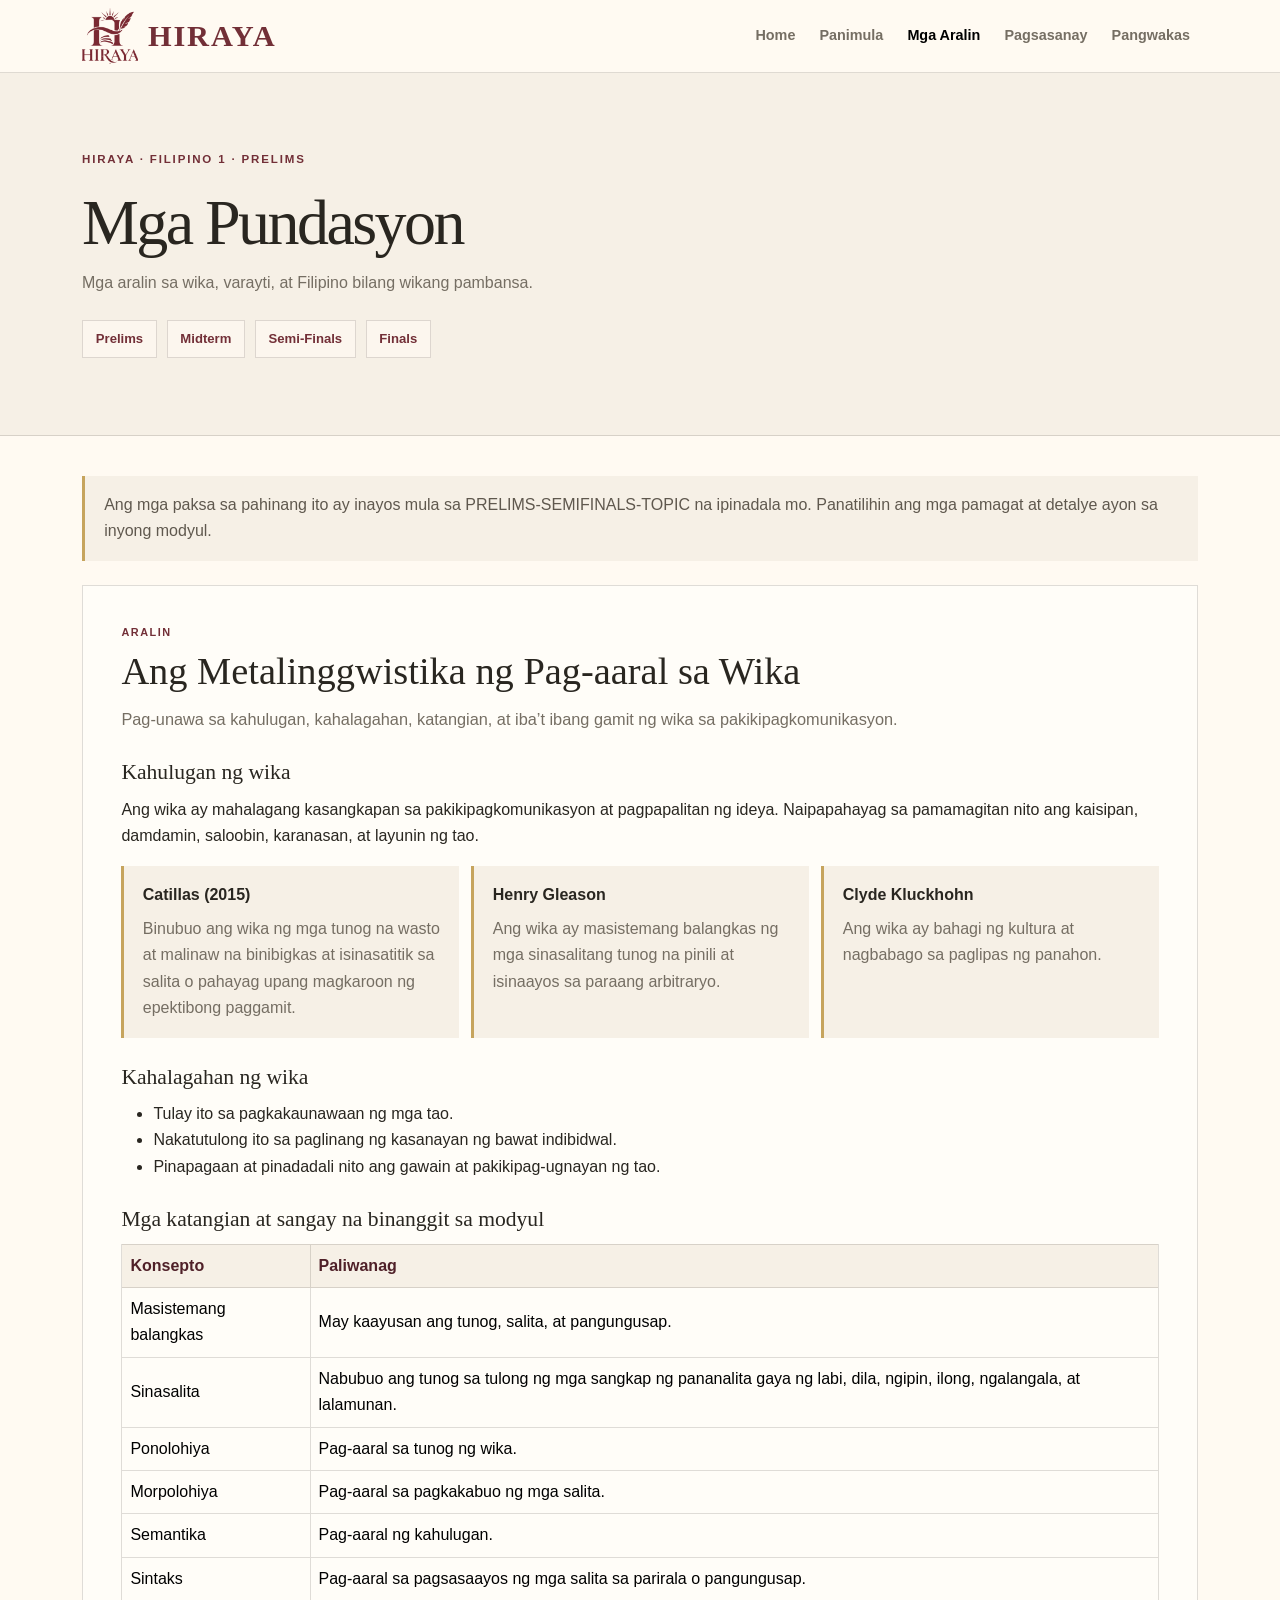
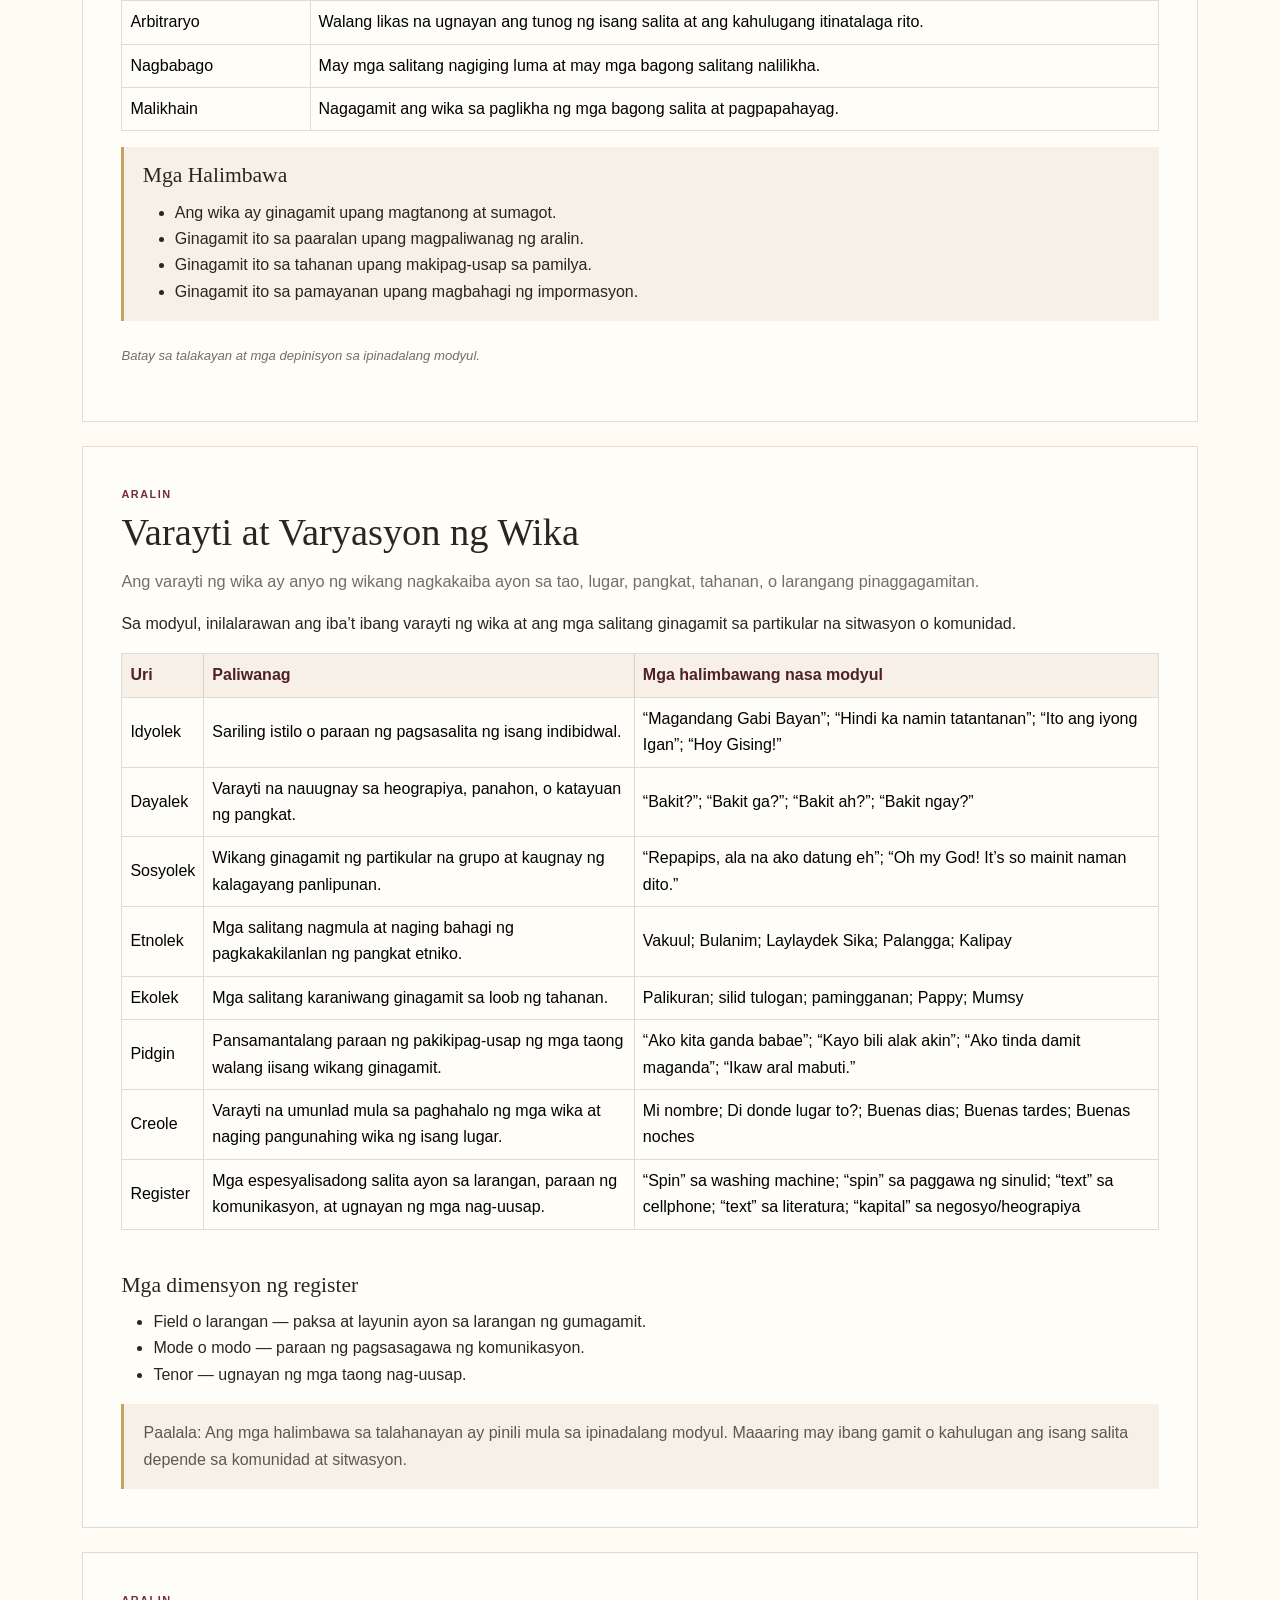
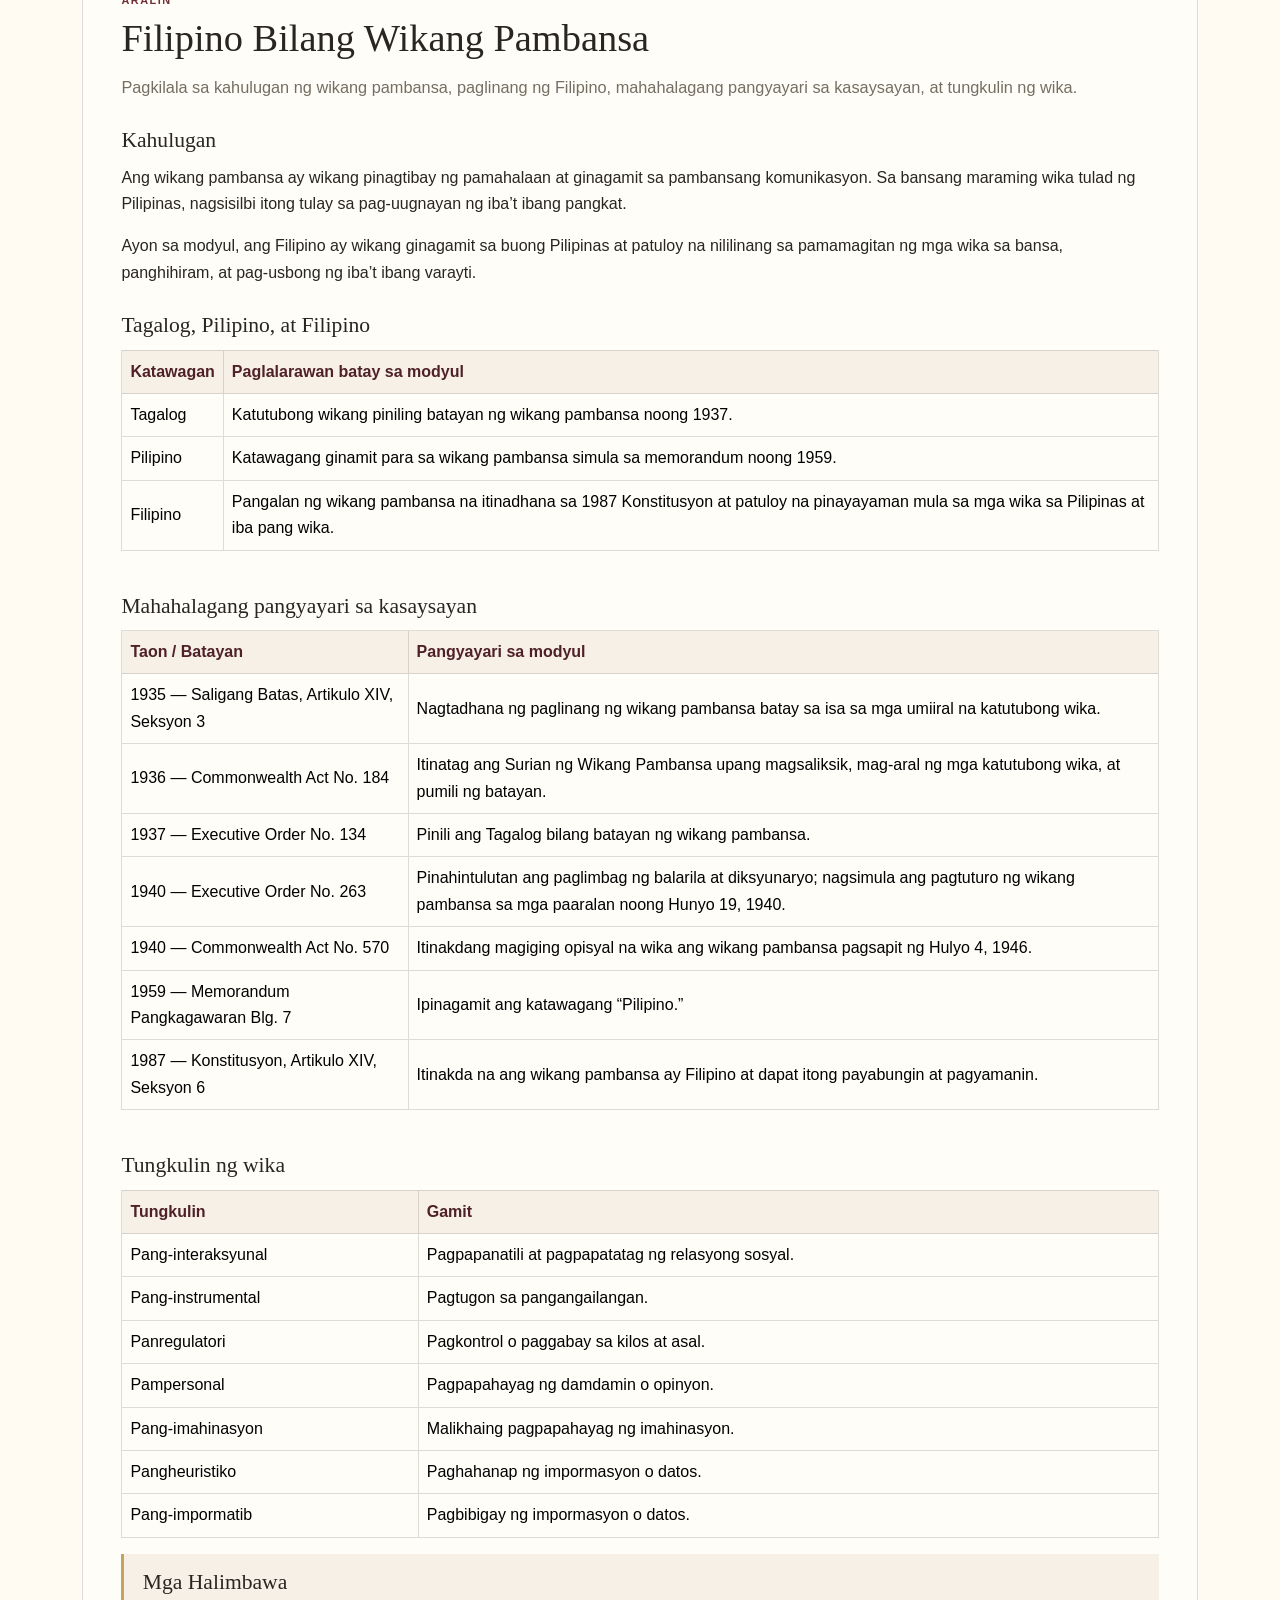
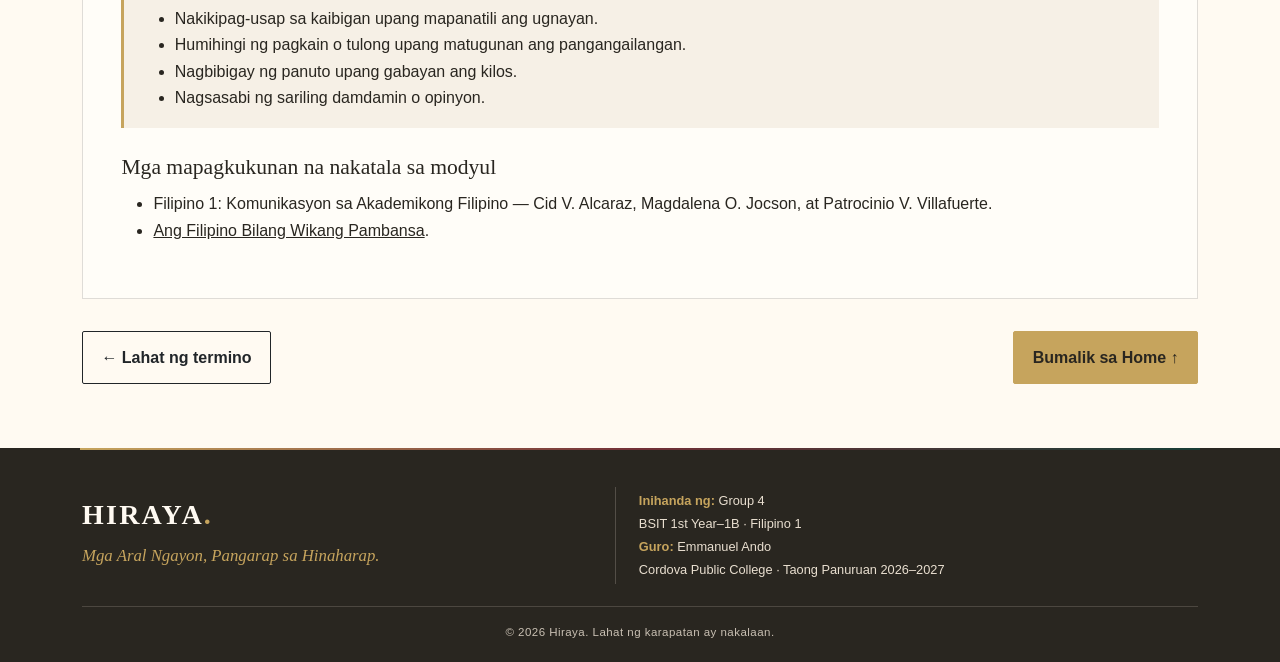
<file: pages/prelims.html>
<!doctype html><html lang="fil"><head><meta charset="utf-8"><meta name="viewport" content="width=device-width, initial-scale=1"><title>Prelims | Hiraya</title><meta name="description" content="Prelims na mga aralin sa Filipino 1."><link href="https://cdn.jsdelivr.net/npm/bootstrap@5.3.3/dist/css/bootstrap.min.css" rel="stylesheet"><link rel="stylesheet" href="../css/style.css"></head><body><nav class="navbar navbar-expand-lg navbar-hiraya sticky-top"><div class="container"><a class="navbar-brand brand-mark" href="../index.html" aria-label="Hiraya home"><span class="brand-icon"><img src="../image/hiraya.png" alt=""></span><span class="brand-name">HIRAYA</span></a><button class="navbar-toggler" type="button" data-bs-toggle="collapse" data-bs-target="#mainNav" aria-controls="mainNav" aria-expanded="false" aria-label="Toggle navigation"><span class="navbar-toggler-icon"></span></button><div class="collapse navbar-collapse" id="mainNav"><ul class="navbar-nav ms-auto align-items-lg-center gap-lg-2"><li class="nav-item"><a class="nav-link" href="../index.html">Home</a></li><li class="nav-item"><a class="nav-link" href="introduction.html">Panimula</a></li><li class="nav-item"><a class="nav-link active" href="lessons.html" aria-current="page">Mga Aralin</a></li><li class="nav-item"><a class="nav-link" href="practice.html">Pagsasanay</a></li><li class="nav-item"><a class="nav-link" href="reflection.html">Pangwakas</a></li></ul></div></div></nav><header class="page-hero term-hero"><div class="container"><p class="eyebrow">HIRAYA · FILIPINO 1 · PRELIMS</p><h1>Mga Pundasyon</h1><p>Mga aralin sa wika, varayti, at Filipino bilang wikang pambansa.</p><div class="term-pills"><a href="prelims.html">Prelims</a><a href="midterm.html">Midterm</a><a href="semi-finals.html">Semi-Finals</a><a href="finals.html">Finals</a></div></div></header><main class="container term-content"><div class="note-box mb-4">Ang mga paksa sa pahinang ito ay inayos mula sa PRELIMS-SEMIFINALS-TOPIC na ipinadala mo. Panatilihin ang mga pamagat at detalye ayon sa inyong modyul.</div><article class="topic-block" id="ang-metalinggwistika-ng-pag-aaral-sa-wika"><div class="topic-kicker">ARALIN</div><h2>Ang Metalinggwistika ng Pag-aaral sa Wika</h2><p class="topic-intro">Pag-unawa sa kahulugan, kahalagahan, katangian, at iba’t ibang gamit ng wika sa pakikipagkomunikasyon.</p><h3>Kahulugan ng wika</h3><p>Ang wika ay mahalagang kasangkapan sa pakikipagkomunikasyon at pagpapalitan ng ideya. Naipapahayag sa pamamagitan nito ang kaisipan, damdamin, saloobin, karanasan, at layunin ng tao.</p><div class="definition-grid"><div><strong>Catillas (2015)</strong><p>Binubuo ang wika ng mga tunog na wasto at malinaw na binibigkas at isinasatitik sa salita o pahayag upang magkaroon ng epektibong paggamit.</p></div><div><strong>Henry Gleason</strong><p>Ang wika ay masistemang balangkas ng mga sinasalitang tunog na pinili at isinaayos sa paraang arbitraryo.</p></div><div><strong>Clyde Kluckhohn</strong><p>Ang wika ay bahagi ng kultura at nagbabago sa paglipas ng panahon.</p></div></div><h3>Kahalagahan ng wika</h3><ul><li>Tulay ito sa pagkakaunawaan ng mga tao.</li><li>Nakatutulong ito sa paglinang ng kasanayan ng bawat indibidwal.</li><li>Pinapagaan at pinadadali nito ang gawain at pakikipag-ugnayan ng tao.</li></ul><h3>Mga katangian at sangay na binanggit sa modyul</h3><div class="table-responsive"><table class="table table-bordered align-middle"><thead><tr><th>Konsepto</th><th>Paliwanag</th></tr></thead><tbody><tr><td>Masistemang balangkas</td><td>May kaayusan ang tunog, salita, at pangungusap.</td></tr><tr><td>Sinasalita</td><td>Nabubuo ang tunog sa tulong ng mga sangkap ng pananalita gaya ng labi, dila, ngipin, ilong, ngalangala, at lalamunan.</td></tr><tr><td>Ponolohiya</td><td>Pag-aaral sa tunog ng wika.</td></tr><tr><td>Morpolohiya</td><td>Pag-aaral sa pagkakabuo ng mga salita.</td></tr><tr><td>Semantika</td><td>Pag-aaral ng kahulugan.</td></tr><tr><td>Sintaks</td><td>Pag-aaral sa pagsasaayos ng mga salita sa parirala o pangungusap.</td></tr><tr><td>Arbitraryo</td><td>Walang likas na ugnayan ang tunog ng isang salita at ang kahulugang itinatalaga rito.</td></tr><tr><td>Nagbabago</td><td>May mga salitang nagiging luma at may mga bagong salitang nalilikha.</td></tr><tr><td>Malikhain</td><td>Nagagamit ang wika sa paglikha ng mga bagong salita at pagpapahayag.</td></tr></tbody></table></div><div class="examples"><h3>Mga Halimbawa</h3><ul><li>Ang wika ay ginagamit upang magtanong at sumagot.</li><li>Ginagamit ito sa paaralan upang magpaliwanag ng aralin.</li><li>Ginagamit ito sa tahanan upang makipag-usap sa pamilya.</li><li>Ginagamit ito sa pamayanan upang magbahagi ng impormasyon.</li></ul></div><p class="source-note">Batay sa talakayan at mga depinisyon sa ipinadalang modyul.</p></article><article class="topic-block" id="varayti-at-varyasyon-ng-wika"><div class="topic-kicker">ARALIN</div><h2>Varayti at Varyasyon ng Wika</h2><p class="topic-intro">Ang varayti ng wika ay anyo ng wikang nagkakaiba ayon sa tao, lugar, pangkat, tahanan, o larangang pinaggagamitan.</p><p>Sa modyul, inilalarawan ang iba’t ibang varayti ng wika at ang mga salitang ginagamit sa partikular na sitwasyon o komunidad.</p><div class="table-responsive"><table class="table table-bordered align-middle"><thead><tr><th>Uri</th><th>Paliwanag</th><th>Mga halimbawang nasa modyul</th></tr></thead><tbody><tr><td>Idyolek</td><td>Sariling istilo o paraan ng pagsasalita ng isang indibidwal.</td><td>“Magandang Gabi Bayan”; “Hindi ka namin tatantanan”; “Ito ang iyong Igan”; “Hoy Gising!”</td></tr><tr><td>Dayalek</td><td>Varayti na nauugnay sa heograpiya, panahon, o katayuan ng pangkat.</td><td>“Bakit?”; “Bakit ga?”; “Bakit ah?”; “Bakit ngay?”</td></tr><tr><td>Sosyolek</td><td>Wikang ginagamit ng partikular na grupo at kaugnay ng kalagayang panlipunan.</td><td>“Repapips, ala na ako datung eh”; “Oh my God! It’s so mainit naman dito.”</td></tr><tr><td>Etnolek</td><td>Mga salitang nagmula at naging bahagi ng pagkakakilanlan ng pangkat etniko.</td><td>Vakuul; Bulanim; Laylaydek Sika; Palangga; Kalipay</td></tr><tr><td>Ekolek</td><td>Mga salitang karaniwang ginagamit sa loob ng tahanan.</td><td>Palikuran; silid tulogan; pamingganan; Pappy; Mumsy</td></tr><tr><td>Pidgin</td><td>Pansamantalang paraan ng pakikipag-usap ng mga taong walang iisang wikang ginagamit.</td><td>“Ako kita ganda babae”; “Kayo bili alak akin”; “Ako tinda damit maganda”; “Ikaw aral mabuti.”</td></tr><tr><td>Creole</td><td>Varayti na umunlad mula sa paghahalo ng mga wika at naging pangunahing wika ng isang lugar.</td><td>Mi nombre; Di donde lugar to?; Buenas dias; Buenas tardes; Buenas noches</td></tr><tr><td>Register</td><td>Mga espesyalisadong salita ayon sa larangan, paraan ng komunikasyon, at ugnayan ng mga nag-uusap.</td><td>“Spin” sa washing machine; “spin” sa paggawa ng sinulid; “text” sa cellphone; “text” sa literatura; “kapital” sa negosyo/heograpiya</td></tr></tbody></table></div><h3>Mga dimensyon ng register</h3><ul><li>Field o larangan — paksa at layunin ayon sa larangan ng gumagamit.</li><li>Mode o modo — paraan ng pagsasagawa ng komunikasyon.</li><li>Tenor — ugnayan ng mga taong nag-uusap.</li></ul><div class="note-box mt-3">Paalala: Ang mga halimbawa sa talahanayan ay pinili mula sa ipinadalang modyul. Maaaring may ibang gamit o kahulugan ang isang salita depende sa komunidad at sitwasyon.</div></article><article class="topic-block" id="filipino-bilang-wikang-pambansa"><div class="topic-kicker">ARALIN</div><h2>Filipino Bilang Wikang Pambansa</h2><p class="topic-intro">Pagkilala sa kahulugan ng wikang pambansa, paglinang ng Filipino, mahahalagang pangyayari sa kasaysayan, at tungkulin ng wika.</p><h3>Kahulugan</h3><p>Ang wikang pambansa ay wikang pinagtibay ng pamahalaan at ginagamit sa pambansang komunikasyon. Sa bansang maraming wika tulad ng Pilipinas, nagsisilbi itong tulay sa pag-uugnayan ng iba’t ibang pangkat.</p><p>Ayon sa modyul, ang Filipino ay wikang ginagamit sa buong Pilipinas at patuloy na nililinang sa pamamagitan ng mga wika sa bansa, panghihiram, at pag-usbong ng iba’t ibang varayti.</p><h3>Tagalog, Pilipino, at Filipino</h3><div class="table-responsive"><table class="table table-bordered align-middle"><thead><tr><th>Katawagan</th><th>Paglalarawan batay sa modyul</th></tr></thead><tbody><tr><td>Tagalog</td><td>Katutubong wikang piniling batayan ng wikang pambansa noong 1937.</td></tr><tr><td>Pilipino</td><td>Katawagang ginamit para sa wikang pambansa simula sa memorandum noong 1959.</td></tr><tr><td>Filipino</td><td>Pangalan ng wikang pambansa na itinadhana sa 1987 Konstitusyon at patuloy na pinayayaman mula sa mga wika sa Pilipinas at iba pang wika.</td></tr></tbody></table></div><h3>Mahahalagang pangyayari sa kasaysayan</h3><div class="table-responsive"><table class="table table-bordered align-middle"><thead><tr><th>Taon / Batayan</th><th>Pangyayari sa modyul</th></tr></thead><tbody><tr><td>1935 — Saligang Batas, Artikulo XIV, Seksyon 3</td><td>Nagtadhana ng paglinang ng wikang pambansa batay sa isa sa mga umiiral na katutubong wika.</td></tr><tr><td>1936 — Commonwealth Act No. 184</td><td>Itinatag ang Surian ng Wikang Pambansa upang magsaliksik, mag-aral ng mga katutubong wika, at pumili ng batayan.</td></tr><tr><td>1937 — Executive Order No. 134</td><td>Pinili ang Tagalog bilang batayan ng wikang pambansa.</td></tr><tr><td>1940 — Executive Order No. 263</td><td>Pinahintulutan ang paglimbag ng balarila at diksyunaryo; nagsimula ang pagtuturo ng wikang pambansa sa mga paaralan noong Hunyo 19, 1940.</td></tr><tr><td>1940 — Commonwealth Act No. 570</td><td>Itinakdang magiging opisyal na wika ang wikang pambansa pagsapit ng Hulyo 4, 1946.</td></tr><tr><td>1959 — Memorandum Pangkagawaran Blg. 7</td><td>Ipinagamit ang katawagang “Pilipino.”</td></tr><tr><td>1987 — Konstitusyon, Artikulo XIV, Seksyon 6</td><td>Itinakda na ang wikang pambansa ay Filipino at dapat itong payabungin at pagyamanin.</td></tr></tbody></table></div><h3>Tungkulin ng wika</h3><div class="table-responsive"><table class="table table-bordered align-middle"><thead><tr><th>Tungkulin</th><th>Gamit</th></tr></thead><tbody><tr><td>Pang-interaksyunal</td><td>Pagpapanatili at pagpapatatag ng relasyong sosyal.</td></tr><tr><td>Pang-instrumental</td><td>Pagtugon sa pangangailangan.</td></tr><tr><td>Panregulatori</td><td>Pagkontrol o paggabay sa kilos at asal.</td></tr><tr><td>Pampersonal</td><td>Pagpapahayag ng damdamin o opinyon.</td></tr><tr><td>Pang-imahinasyon</td><td>Malikhaing pagpapahayag ng imahinasyon.</td></tr><tr><td>Pangheuristiko</td><td>Paghahanap ng impormasyon o datos.</td></tr><tr><td>Pang-impormatib</td><td>Pagbibigay ng impormasyon o datos.</td></tr></tbody></table></div><div class="examples"><h3>Mga Halimbawa</h3><ul><li>Nakikipag-usap sa kaibigan upang mapanatili ang ugnayan.</li><li>Humihingi ng pagkain o tulong upang matugunan ang pangangailangan.</li><li>Nagbibigay ng panuto upang gabayan ang kilos.</li><li>Nagsasabi ng sariling damdamin o opinyon.</li></ul></div><h3>Mga mapagkukunan na nakatala sa modyul</h3><ul><li>Filipino 1: Komunikasyon sa Akademikong Filipino — Cid V. Alcaraz, Magdalena O. Jocson, at Patrocinio V. Villafuerte.</li><li><a href="https://www.slideshare.net/JeweldelMundo1/ang-filipino-bilang-wikang-pambansa" target="_blank" rel="noopener">Ang Filipino Bilang Wikang Pambansa</a>.</li></ul></article><div class="term-navigation"><a class="btn btn-outline-dark" href="lessons.html">← Lahat ng termino</a><a class="btn btn-gold" href="../index.html">Bumalik sa Home ↑</a></div></main><footer class="site-footer"><div class="container footer-content"><div class="footer-main"><a class="footer-brand" href="../index.html" aria-label="Hiraya home">HIRAYA<span>.</span></a><p class="footer-motto">Mga Aral Ngayon, Pangarap sa Hinaharap.</p></div><div class="footer-details"><p><strong>Inihanda ng:</strong> Group 4</p><p>BSIT 1st Year–1B <span aria-hidden="true">·</span> Filipino 1</p><p><strong>Guro:</strong> Emmanuel Ando</p><p>Cordova Public College <span aria-hidden="true">·</span> Taong Panuruan 2026–2027</p></div><div class="footer-copyright">© 2026 Hiraya. Lahat ng karapatan ay nakalaan.</div></div></footer><script src="https://cdn.jsdelivr.net/npm/bootstrap@5.3.3/dist/js/bootstrap.bundle.min.js"></script></body></html>
</file>
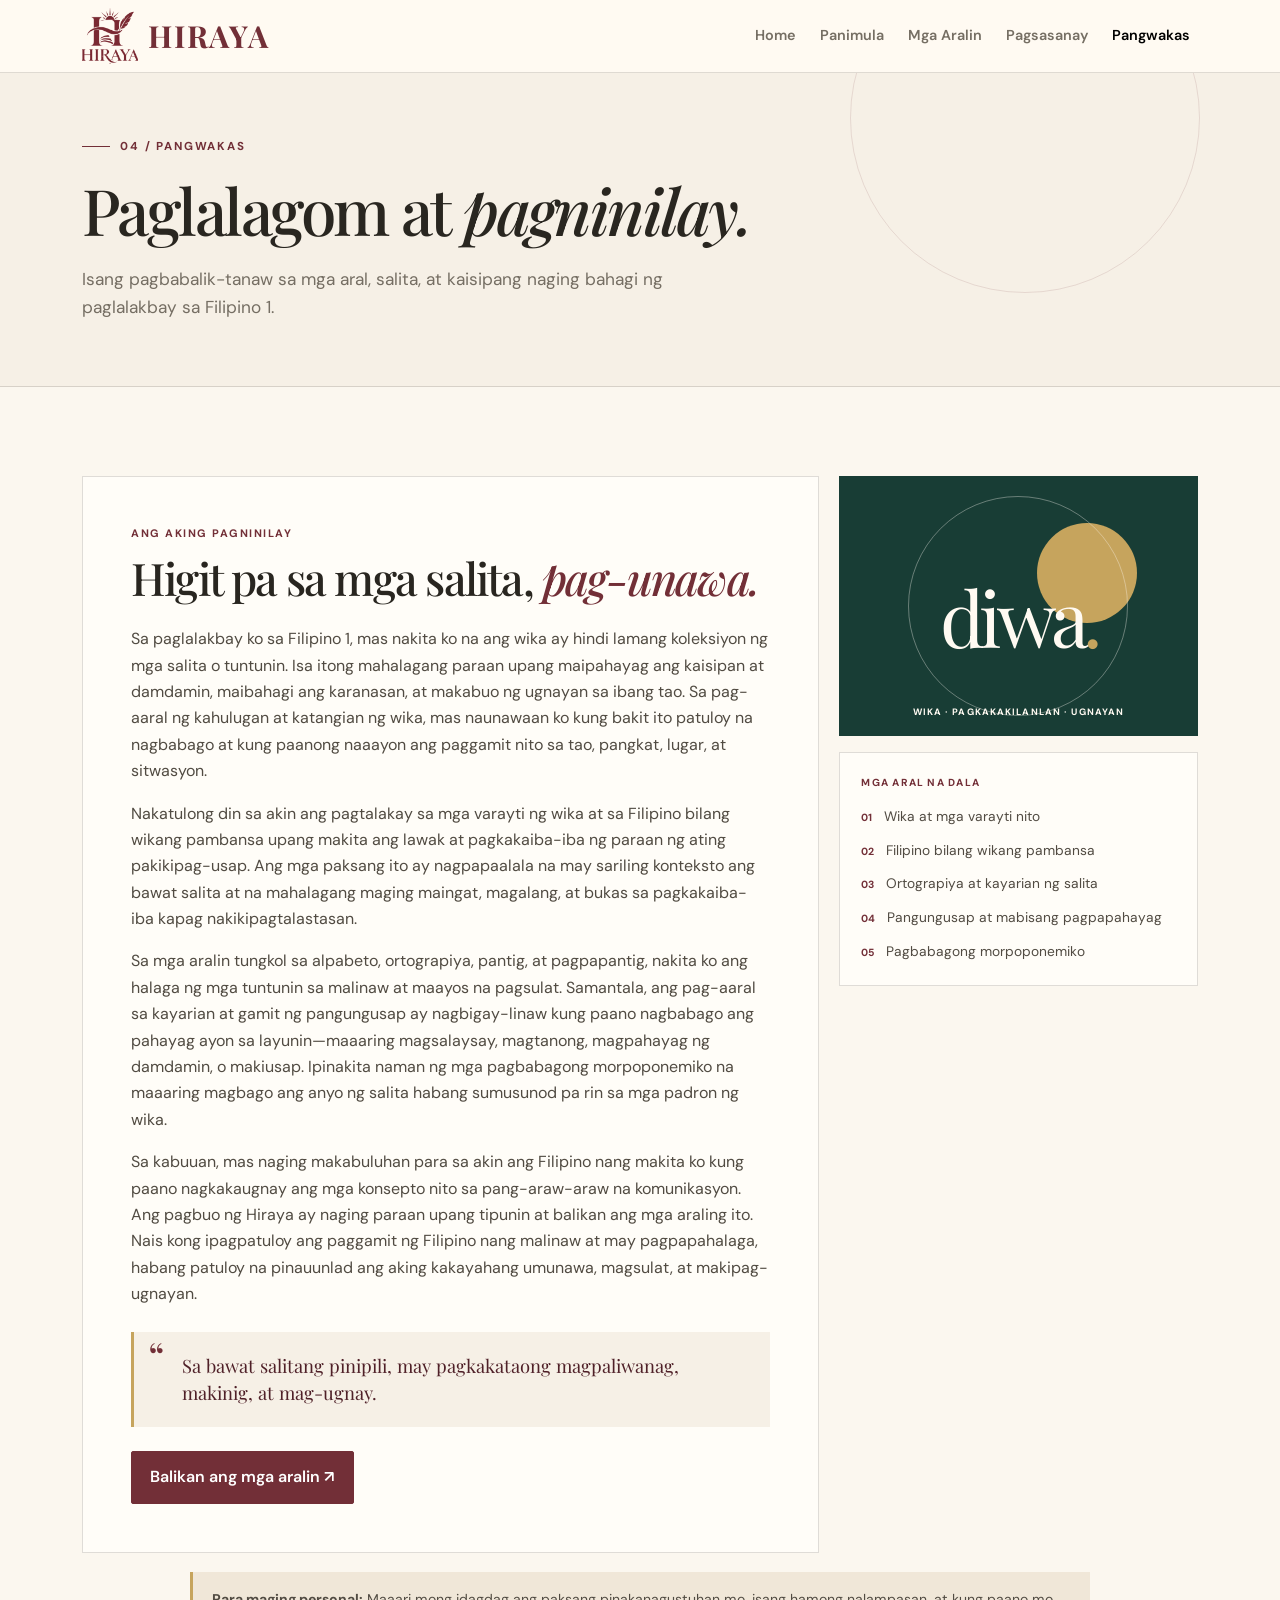
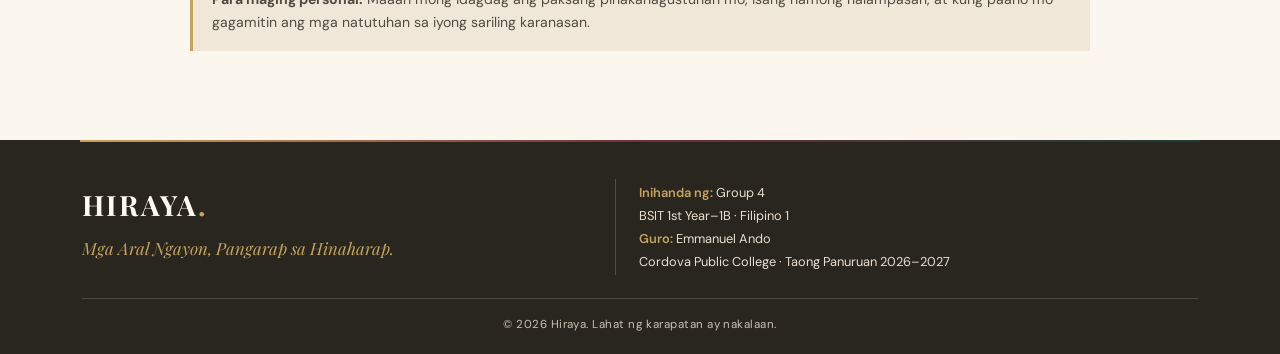
<file: pages/reflection.html>
<!doctype html>
<html lang="fil">
<head>
  <meta charset="utf-8">
  <meta name="viewport" content="width=device-width, initial-scale=1">
  <meta name="description" content="Pagninilay sa mga aralin at pagkatuto sa Filipino 1.">
  <title>Pangwakas — Hiraya</title>
  <link rel="preconnect" href="https://fonts.googleapis.com">
  <link rel="preconnect" href="https://fonts.gstatic.com" crossorigin>
  <link href="https://fonts.googleapis.com/css2?family=DM+Sans:wght@400;500;600;700&family=Playfair+Display:wght@500;600;700&display=swap" rel="stylesheet">
  <link href="https://cdn.jsdelivr.net/npm/bootstrap@5.3.3/dist/css/bootstrap.min.css" rel="stylesheet">
  <link rel="stylesheet" href="../css/style.css">
</head>
<body>
  <nav class="navbar navbar-expand-lg navbar-hiraya sticky-top">
    <div class="container">
      <a class="navbar-brand brand-mark" href="../index.html" aria-label="Hiraya home"><span class="brand-icon"><img src="../image/hiraya.png" alt=""></span><span class="brand-name">HIRAYA</span></a>
      <button class="navbar-toggler" type="button" data-bs-toggle="collapse" data-bs-target="#mainNav" aria-controls="mainNav" aria-expanded="false" aria-label="Toggle navigation"><span class="navbar-toggler-icon"></span></button>
      <div class="collapse navbar-collapse" id="mainNav">
        <ul class="navbar-nav ms-auto gap-lg-2">
          <li class="nav-item"><a class="nav-link" href="../index.html">Home</a></li>
          <li class="nav-item"><a class="nav-link" href="introduction.html">Panimula</a></li>
          <li class="nav-item"><a class="nav-link" href="lessons.html">Mga Aralin</a></li>
          <li class="nav-item"><a class="nav-link" href="practice.html">Pagsasanay</a></li>
          <li class="nav-item"><a class="nav-link active" href="reflection.html" aria-current="page">Pangwakas</a></li>
        </ul>
      </div>
    </div>
  </nav>
  <header class="page-hero reflection-hero">
    <div class="container">
      <p class="eyebrow"><span class="eyebrow-line"></span> 04 / PANGWAKAS</p>
      <h1>Paglalagom at <em>pagninilay.</em></h1>
      <p class="hero-copy mt-3">Isang pagbabalik-tanaw sa mga aral, salita, at kaisipang naging bahagi ng paglalakbay sa Filipino 1.</p>
    </div>
  </header>
  <main class="section-pad reflection-section">
    <div class="container reflection-layout">
      <article class="content-panel reflection-panel">
        <p class="introduction-kicker">ANG AKING PAGNINILAY</p>
        <h2 class="section-title mb-4">Higit pa sa mga salita, <em>pag-unawa.</em></h2>
        <p>Sa paglalakbay ko sa Filipino 1, mas nakita ko na ang wika ay hindi lamang koleksiyon ng mga salita o tuntunin. Isa itong mahalagang paraan upang maipahayag ang kaisipan at damdamin, maibahagi ang karanasan, at makabuo ng ugnayan sa ibang tao. Sa pag-aaral ng kahulugan at katangian ng wika, mas naunawaan ko kung bakit ito patuloy na nagbabago at kung paanong naaayon ang paggamit nito sa tao, pangkat, lugar, at sitwasyon.</p>
        <p>Nakatulong din sa akin ang pagtalakay sa mga varayti ng wika at sa Filipino bilang wikang pambansa upang makita ang lawak at pagkakaiba-iba ng paraan ng ating pakikipag-usap. Ang mga paksang ito ay nagpapaalala na may sariling konteksto ang bawat salita at na mahalagang maging maingat, magalang, at bukas sa pagkakaiba-iba kapag nakikipagtalastasan.</p>
        <p>Sa mga aralin tungkol sa alpabeto, ortograpiya, pantig, at pagpapantig, nakita ko ang halaga ng mga tuntunin sa malinaw at maayos na pagsulat. Samantala, ang pag-aaral sa kayarian at gamit ng pangungusap ay nagbigay-linaw kung paano nagbabago ang pahayag ayon sa layunin—maaaring magsalaysay, magtanong, magpahayag ng damdamin, o makiusap. Ipinakita naman ng mga pagbabagong morpoponemiko na maaaring magbago ang anyo ng salita habang sumusunod pa rin sa mga padron ng wika.</p>
        <p>Sa kabuuan, mas naging makabuluhan para sa akin ang Filipino nang makita ko kung paano nagkakaugnay ang mga konsepto nito sa pang-araw-araw na komunikasyon. Ang pagbuo ng Hiraya ay naging paraan upang tipunin at balikan ang mga araling ito. Nais kong ipagpatuloy ang paggamit ng Filipino nang malinaw at may pagpapahalaga, habang patuloy na pinauunlad ang aking kakayahang umunawa, magsulat, at makipag-ugnayan.</p>
        <div class="reflection-callout">
          <span class="reflection-callout-mark" aria-hidden="true">“</span>
          <p>Sa bawat salitang pinipili, may pagkakataong magpaliwanag, makinig, at mag-ugnay.</p>
        </div>
        <a class="btn btn-hiraya mt-4" href="lessons.html">Balikan ang mga aralin <span aria-hidden="true">↗</span></a>
      </article>
      <aside class="reflection-aside" aria-label="Mahahalagang aral sa Filipino 1">
        <div class="reflection-art" aria-hidden="true">
          <span class="reflection-art-sun"></span>
          <span class="reflection-art-orbit"></span>
          <span class="reflection-art-word">diwa<span>.</span></span>
          <span class="reflection-art-caption">WIKA · PAGKAKAKILANLAN · UGNAYAN</span>
        </div>
        <section class="reflection-topic-list">
          <p class="info-label">MGA ARAL NA DALA</p>
          <ul>
            <li><span>01</span>Wika at mga varayti nito</li>
            <li><span>02</span>Filipino bilang wikang pambansa</li>
            <li><span>03</span>Ortograpiya at kayarian ng salita</li>
            <li><span>04</span>Pangungusap at mabisang pagpapahayag</li>
            <li><span>05</span>Pagbabagong morpoponemiko</li>
          </ul>
        </section>
      </aside>
    </div>
    <div class="container">
      <p class="reflection-personalize"><strong>Para maging personal:</strong> Maaari mong idagdag ang paksang pinakanagustuhan mo, isang hamong nalampasan, at kung paano mo gagamitin ang mga natutuhan sa iyong sariling karanasan.</p>
    </div>
  </main>
  <footer class="site-footer"><div class="container footer-content"><div class="footer-main"><a class="footer-brand" href="../index.html" aria-label="Hiraya home">HIRAYA<span>.</span></a><p class="footer-motto">Mga Aral Ngayon, Pangarap sa Hinaharap.</p></div><div class="footer-details"><p><strong>Inihanda ng:</strong> Group 4</p><p>BSIT 1st Year–1B <span aria-hidden="true">·</span> Filipino 1</p><p><strong>Guro:</strong> Emmanuel Ando</p><p>Cordova Public College <span aria-hidden="true">·</span> Taong Panuruan 2026–2027</p></div><div class="footer-copyright">© 2026 Hiraya. Lahat ng karapatan ay nakalaan.</div></div></footer>
  <script src="https://cdn.jsdelivr.net/npm/bootstrap@5.3.3/dist/js/bootstrap.bundle.min.js"></script>
  <script src="../js/main.js"></script>
</body>
</html>
</file>
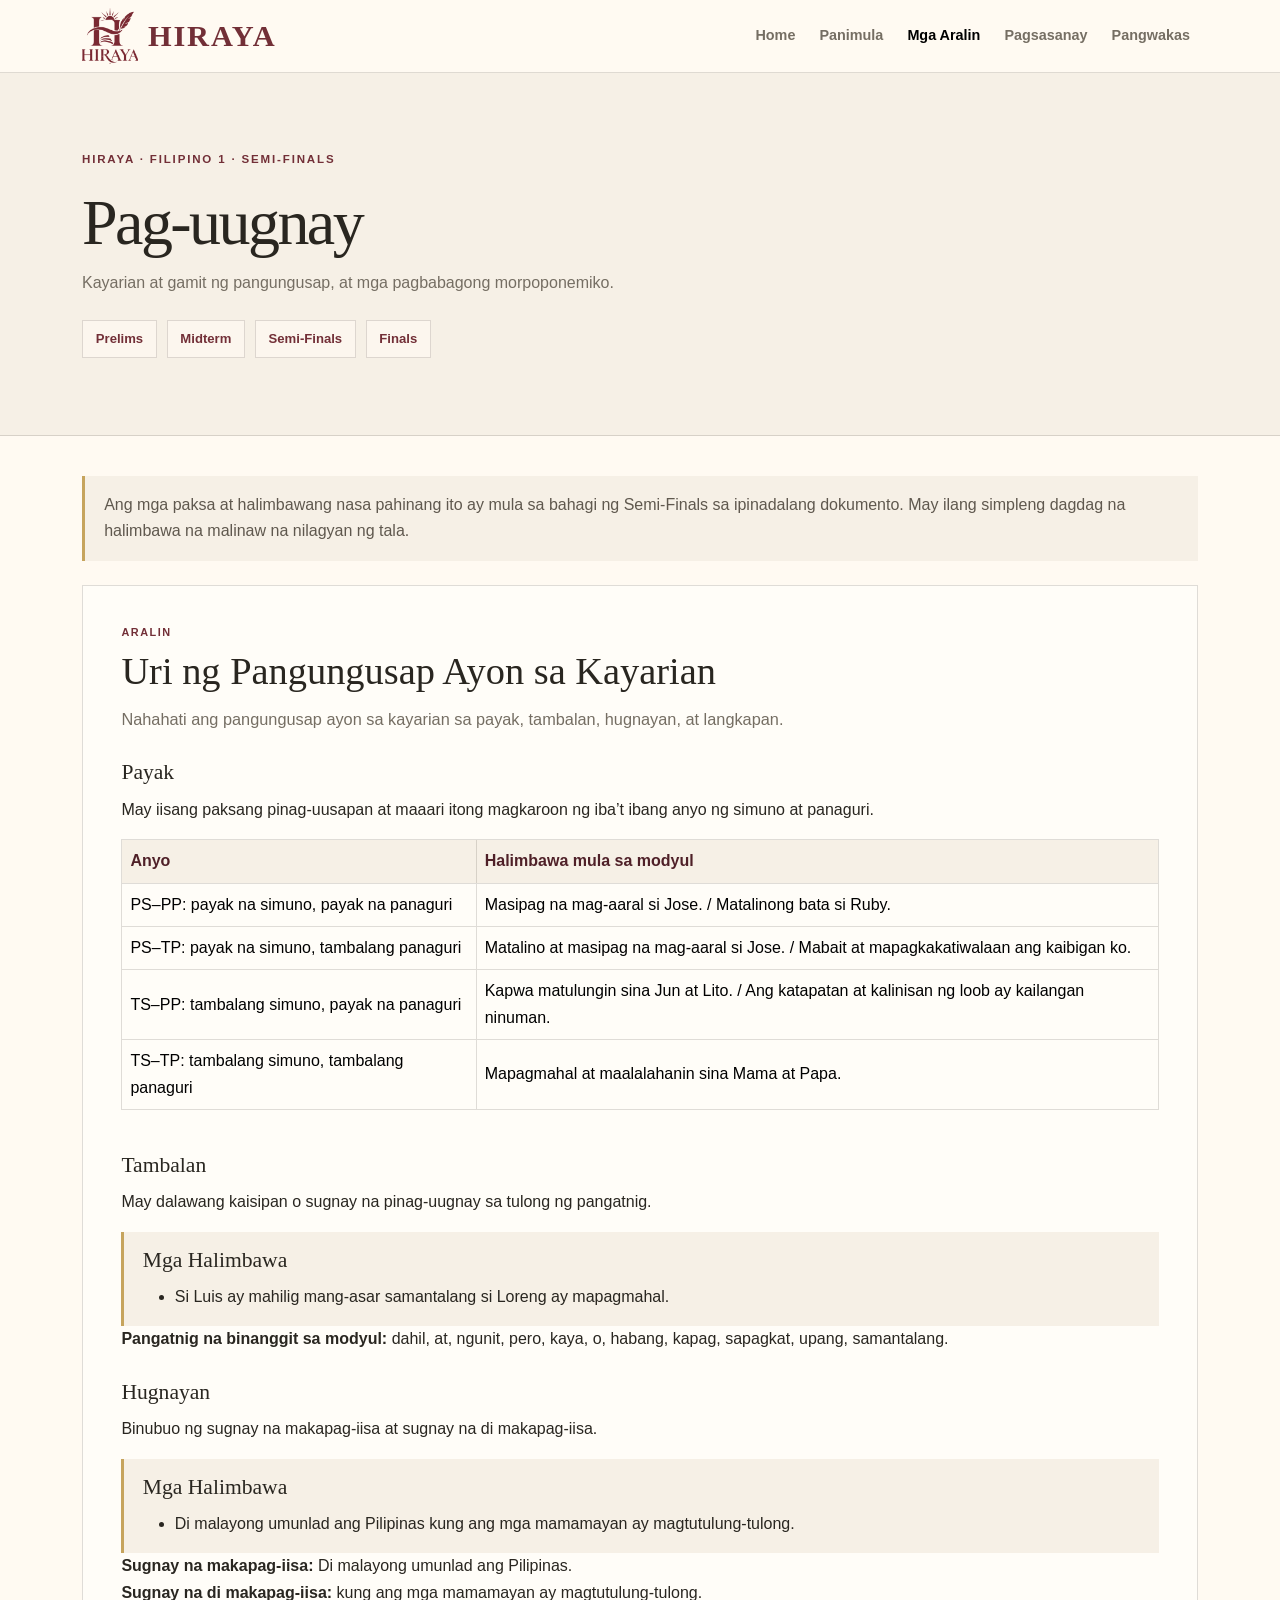
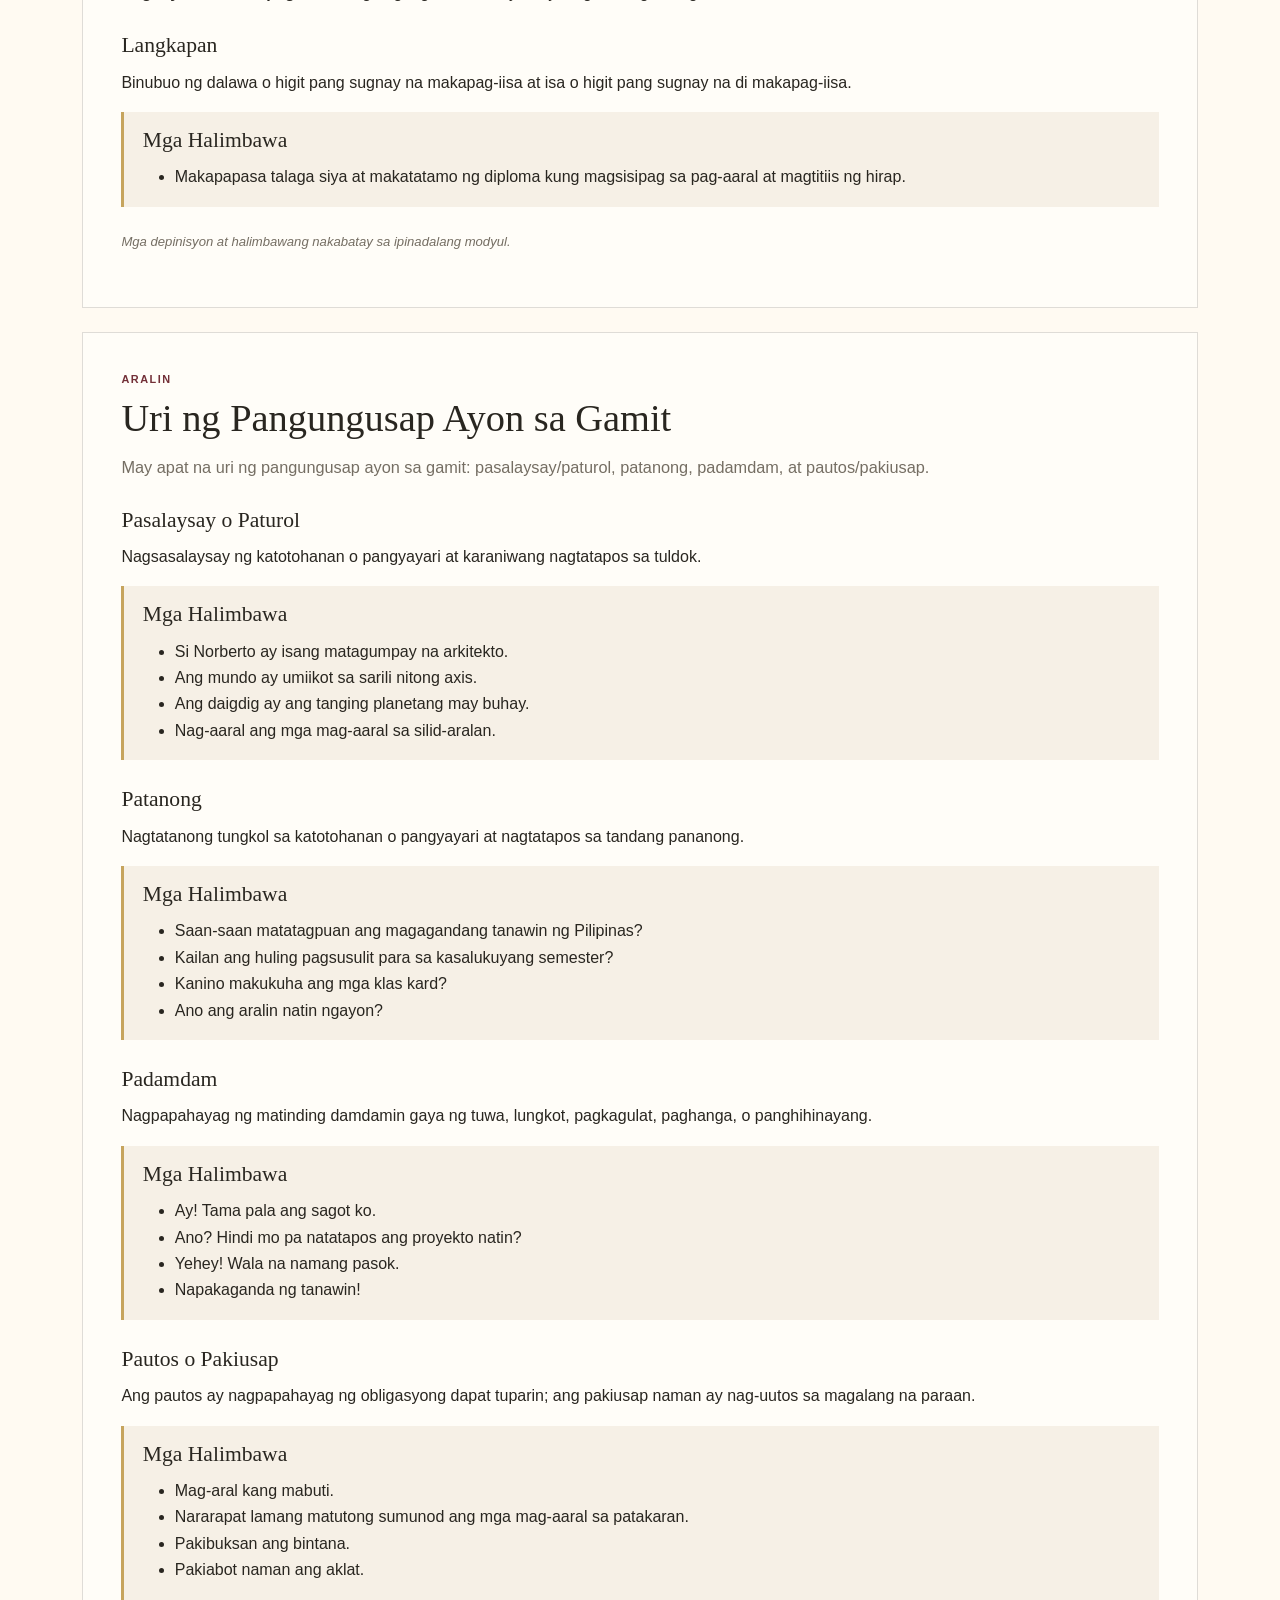
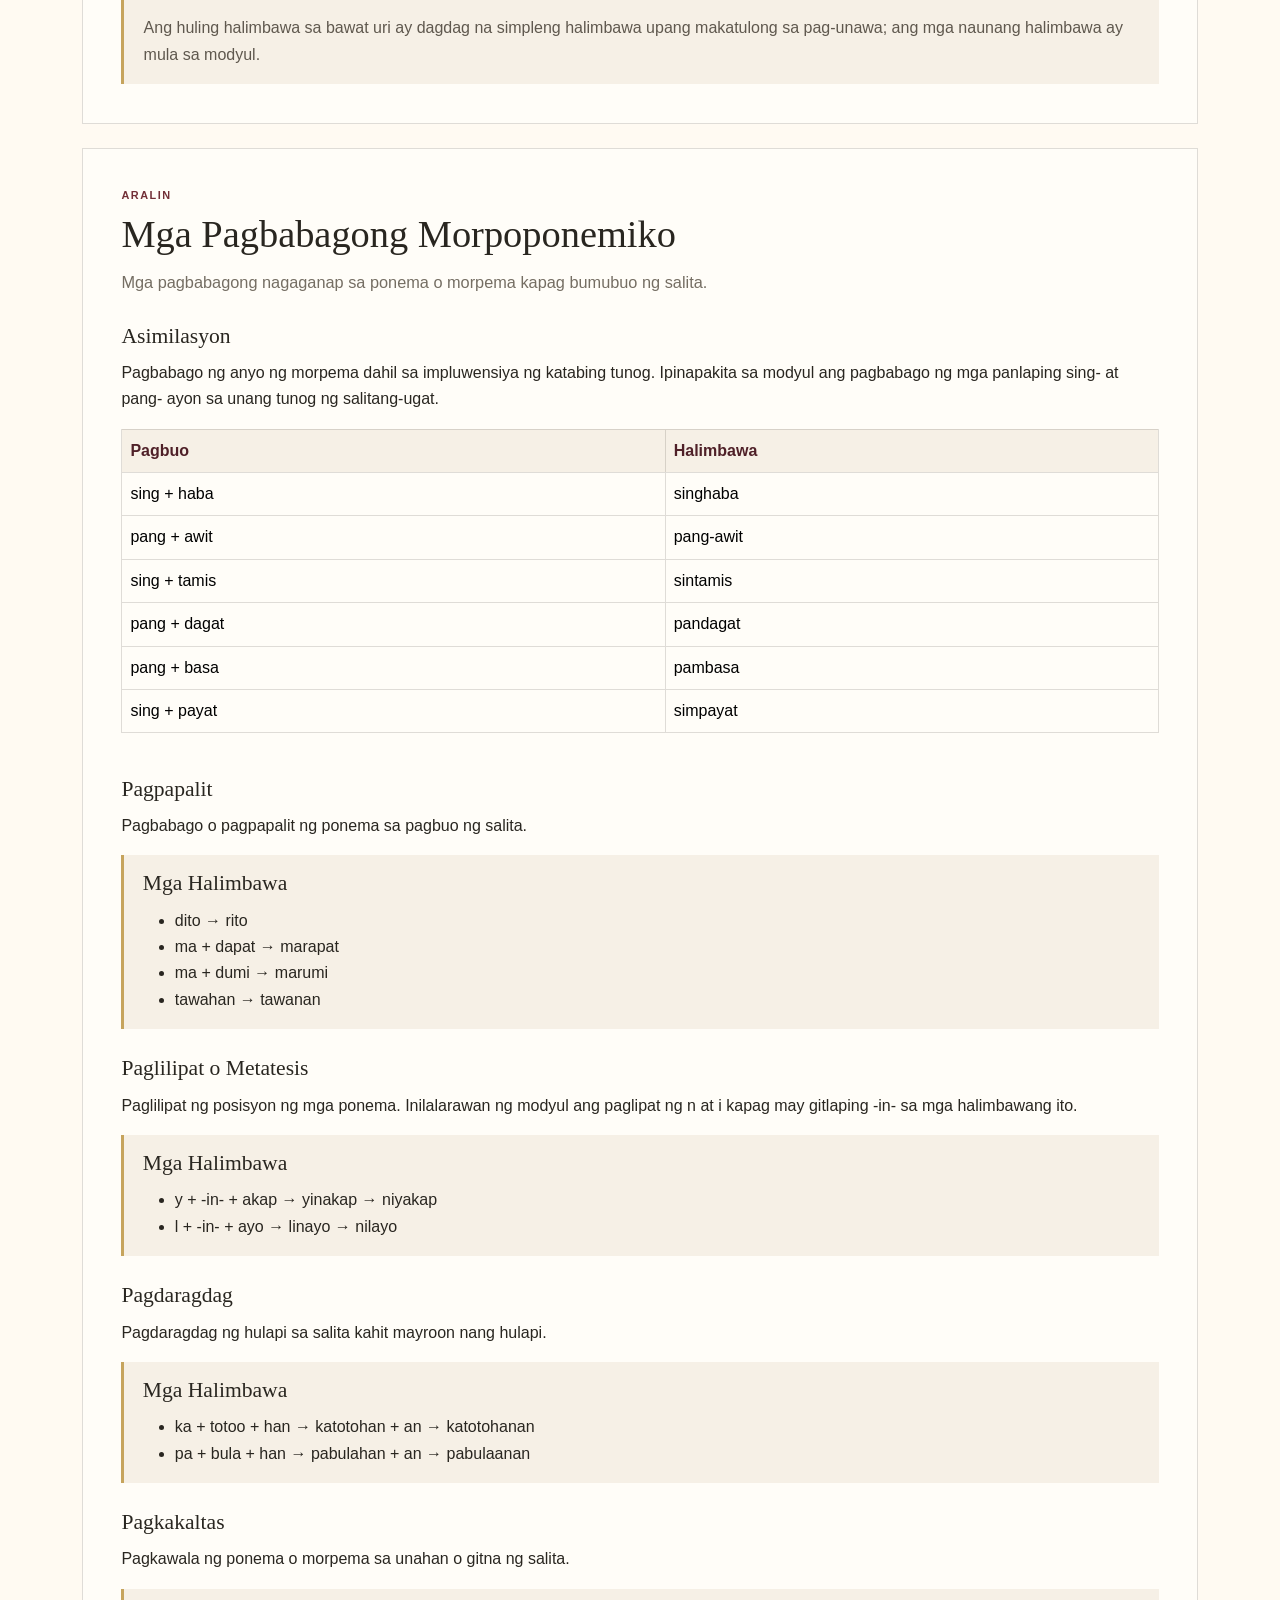
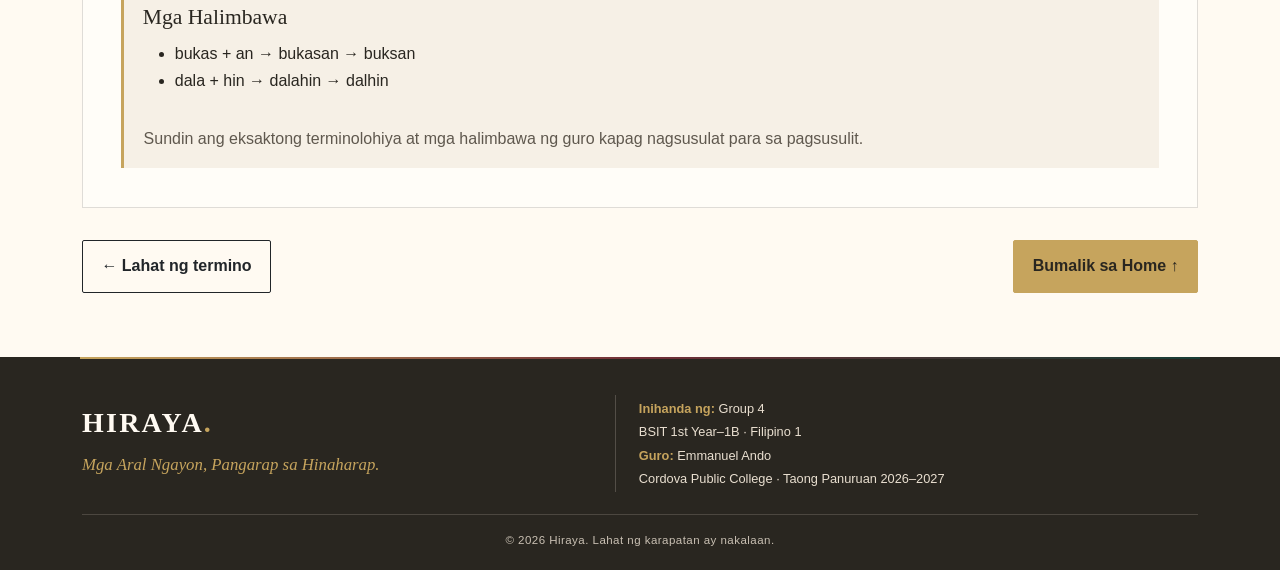
<file: pages/semi-final.html>
<!doctype html><html lang="fil"><head><meta charset="utf-8"><meta name="viewport" content="width=device-width, initial-scale=1"><title>Semi-Finals | Hiraya</title><meta name="description" content="Semi-Finals na mga aralin sa Filipino 1."><link href="https://cdn.jsdelivr.net/npm/bootstrap@5.3.3/dist/css/bootstrap.min.css" rel="stylesheet"><link rel="stylesheet" href="../css/style.css"></head><body><nav class="navbar navbar-expand-lg navbar-hiraya sticky-top"><div class="container"><a class="navbar-brand brand-mark" href="../index.html" aria-label="Hiraya home"><span class="brand-icon"><img src="../image/hiraya.png" alt=""></span><span class="brand-name">HIRAYA</span></a><button class="navbar-toggler" type="button" data-bs-toggle="collapse" data-bs-target="#mainNav" aria-controls="mainNav" aria-expanded="false" aria-label="Toggle navigation"><span class="navbar-toggler-icon"></span></button><div class="collapse navbar-collapse" id="mainNav"><ul class="navbar-nav ms-auto align-items-lg-center gap-lg-2"><li class="nav-item"><a class="nav-link" href="../index.html">Home</a></li><li class="nav-item"><a class="nav-link" href="introduction.html">Panimula</a></li><li class="nav-item"><a class="nav-link active" href="lessons.html" aria-current="page">Mga Aralin</a></li><li class="nav-item"><a class="nav-link" href="practice.html">Pagsasanay</a></li><li class="nav-item"><a class="nav-link" href="reflection.html">Pangwakas</a></li></ul></div></div></nav><header class="page-hero term-hero"><div class="container"><p class="eyebrow">HIRAYA · FILIPINO 1 · SEMI-FINALS</p><h1>Pag-uugnay</h1><p>Kayarian at gamit ng pangungusap, at mga pagbabagong morpoponemiko.</p><div class="term-pills"><a href="prelims.html">Prelims</a><a href="midterm.html">Midterm</a><a href="semi-finals.html">Semi-Finals</a><a href="finals.html">Finals</a></div></div></header><main class="container term-content"><div class="note-box mb-4">Ang mga paksa at halimbawang nasa pahinang ito ay mula sa bahagi ng Semi-Finals sa ipinadalang dokumento. May ilang simpleng dagdag na halimbawa na malinaw na nilagyan ng tala.</div><article class="topic-block" id="uri-ng-pangungusap-ayon-sa-kayarian"><div class="topic-kicker">ARALIN</div><h2>Uri ng Pangungusap Ayon sa Kayarian</h2><p class="topic-intro">Nahahati ang pangungusap ayon sa kayarian sa payak, tambalan, hugnayan, at langkapan.</p><h3>Payak</h3><p>May iisang paksang pinag-uusapan at maaari itong magkaroon ng iba’t ibang anyo ng simuno at panaguri.</p><div class="table-responsive"><table class="table table-bordered align-middle"><thead><tr><th>Anyo</th><th>Halimbawa mula sa modyul</th></tr></thead><tbody><tr><td>PS–PP: payak na simuno, payak na panaguri</td><td>Masipag na mag-aaral si Jose. / Matalinong bata si Ruby.</td></tr><tr><td>PS–TP: payak na simuno, tambalang panaguri</td><td>Matalino at masipag na mag-aaral si Jose. / Mabait at mapagkakatiwalaan ang kaibigan ko.</td></tr><tr><td>TS–PP: tambalang simuno, payak na panaguri</td><td>Kapwa matulungin sina Jun at Lito. / Ang katapatan at kalinisan ng loob ay kailangan ninuman.</td></tr><tr><td>TS–TP: tambalang simuno, tambalang panaguri</td><td>Mapagmahal at maalalahanin sina Mama at Papa.</td></tr></tbody></table></div><h3>Tambalan</h3><p>May dalawang kaisipan o sugnay na pinag-uugnay sa tulong ng pangatnig.</p><div class="examples"><h3>Mga Halimbawa</h3><ul><li>Si Luis ay mahilig mang-asar samantalang si Loreng ay mapagmahal.</li></ul></div><p><strong>Pangatnig na binanggit sa modyul:</strong> dahil, at, ngunit, pero, kaya, o, habang, kapag, sapagkat, upang, samantalang.</p><h3>Hugnayan</h3><p>Binubuo ng sugnay na makapag-iisa at sugnay na di makapag-iisa.</p><div class="examples"><h3>Mga Halimbawa</h3><ul><li>Di malayong umunlad ang Pilipinas kung ang mga mamamayan ay magtutulung-tulong.</li></ul></div><p><strong>Sugnay na makapag-iisa:</strong> Di malayong umunlad ang Pilipinas.<br><strong>Sugnay na di makapag-iisa:</strong> kung ang mga mamamayan ay magtutulung-tulong.</p><h3>Langkapan</h3><p>Binubuo ng dalawa o higit pang sugnay na makapag-iisa at isa o higit pang sugnay na di makapag-iisa.</p><div class="examples"><h3>Mga Halimbawa</h3><ul><li>Makapapasa talaga siya at makatatamo ng diploma kung magsisipag sa pag-aaral at magtitiis ng hirap.</li></ul></div><p class="source-note">Mga depinisyon at halimbawang nakabatay sa ipinadalang modyul.</p></article><article class="topic-block" id="uri-ng-pangungusap-ayon-sa-gamit"><div class="topic-kicker">ARALIN</div><h2>Uri ng Pangungusap Ayon sa Gamit</h2><p class="topic-intro">May apat na uri ng pangungusap ayon sa gamit: pasalaysay/paturol, patanong, padamdam, at pautos/pakiusap.</p><h3>Pasalaysay o Paturol</h3><p>Nagsasalaysay ng katotohanan o pangyayari at karaniwang nagtatapos sa tuldok.</p><div class="examples"><h3>Mga Halimbawa</h3><ul><li>Si Norberto ay isang matagumpay na arkitekto.</li><li>Ang mundo ay umiikot sa sarili nitong axis.</li><li>Ang daigdig ay ang tanging planetang may buhay.</li><li>Nag-aaral ang mga mag-aaral sa silid-aralan.</li></ul></div><h3>Patanong</h3><p>Nagtatanong tungkol sa katotohanan o pangyayari at nagtatapos sa tandang pananong.</p><div class="examples"><h3>Mga Halimbawa</h3><ul><li>Saan-saan matatagpuan ang magagandang tanawin ng Pilipinas?</li><li>Kailan ang huling pagsusulit para sa kasalukuyang semester?</li><li>Kanino makukuha ang mga klas kard?</li><li>Ano ang aralin natin ngayon?</li></ul></div><h3>Padamdam</h3><p>Nagpapahayag ng matinding damdamin gaya ng tuwa, lungkot, pagkagulat, paghanga, o panghihinayang.</p><div class="examples"><h3>Mga Halimbawa</h3><ul><li>Ay! Tama pala ang sagot ko.</li><li>Ano? Hindi mo pa natatapos ang proyekto natin?</li><li>Yehey! Wala na namang pasok.</li><li>Napakaganda ng tanawin!</li></ul></div><h3>Pautos o Pakiusap</h3><p>Ang pautos ay nagpapahayag ng obligasyong dapat tuparin; ang pakiusap naman ay nag-uutos sa magalang na paraan.</p><div class="examples"><h3>Mga Halimbawa</h3><ul><li>Mag-aral kang mabuti.</li><li>Nararapat lamang matutong sumunod ang mga mag-aaral sa patakaran.</li><li>Pakibuksan ang bintana.</li><li>Pakiabot naman ang aklat.</li></ul></div><div class="note-box">Ang huling halimbawa sa bawat uri ay dagdag na simpleng halimbawa upang makatulong sa pag-unawa; ang mga naunang halimbawa ay mula sa modyul.</div></article><article class="topic-block" id="mga-pagbabagong-morpoponemiko"><div class="topic-kicker">ARALIN</div><h2>Mga Pagbabagong Morpoponemiko</h2><p class="topic-intro">Mga pagbabagong nagaganap sa ponema o morpema kapag bumubuo ng salita.</p><h3>Asimilasyon</h3><p>Pagbabago ng anyo ng morpema dahil sa impluwensiya ng katabing tunog. Ipinapakita sa modyul ang pagbabago ng mga panlaping sing- at pang- ayon sa unang tunog ng salitang-ugat.</p><div class="table-responsive"><table class="table table-bordered align-middle"><thead><tr><th>Pagbuo</th><th>Halimbawa</th></tr></thead><tbody><tr><td>sing + haba</td><td>singhaba</td></tr><tr><td>pang + awit</td><td>pang-awit</td></tr><tr><td>sing + tamis</td><td>sintamis</td></tr><tr><td>pang + dagat</td><td>pandagat</td></tr><tr><td>pang + basa</td><td>pambasa</td></tr><tr><td>sing + payat</td><td>simpayat</td></tr></tbody></table></div><h3>Pagpapalit</h3><p>Pagbabago o pagpapalit ng ponema sa pagbuo ng salita.</p><div class="examples"><h3>Mga Halimbawa</h3><ul><li>dito → rito</li><li>ma + dapat → marapat</li><li>ma + dumi → marumi</li><li>tawahan → tawanan</li></ul></div><h3>Paglilipat o Metatesis</h3><p>Paglilipat ng posisyon ng mga ponema. Inilalarawan ng modyul ang paglipat ng n at i kapag may gitlaping -in- sa mga halimbawang ito.</p><div class="examples"><h3>Mga Halimbawa</h3><ul><li>y + -in- + akap → yinakap → niyakap</li><li>l + -in- + ayo → linayo → nilayo</li></ul></div><h3>Pagdaragdag</h3><p>Pagdaragdag ng hulapi sa salita kahit mayroon nang hulapi.</p><div class="examples"><h3>Mga Halimbawa</h3><ul><li>ka + totoo + han → katotohan + an → katotohanan</li><li>pa + bula + han → pabulahan + an → pabulaanan</li></ul></div><h3>Pagkakaltas</h3><p>Pagkawala ng ponema o morpema sa unahan o gitna ng salita.</p><div class="examples"><h3>Mga Halimbawa</h3><ul><li>bukas + an → bukasan → buksan</li><li>dala + hin → dalahin → dalhin</li></ul></div><div class="note-box">Sundin ang eksaktong terminolohiya at mga halimbawa ng guro kapag nagsusulat para sa pagsusulit.</div></article><div class="term-navigation"><a class="btn btn-outline-dark" href="lessons.html">← Lahat ng termino</a><a class="btn btn-gold" href="../index.html">Bumalik sa Home ↑</a></div></main><footer class="site-footer"><div class="container footer-content"><div class="footer-main"><a class="footer-brand" href="../index.html" aria-label="Hiraya home">HIRAYA<span>.</span></a><p class="footer-motto">Mga Aral Ngayon, Pangarap sa Hinaharap.</p></div><div class="footer-details"><p><strong>Inihanda ng:</strong> Group 4</p><p>BSIT 1st Year–1B <span aria-hidden="true">·</span> Filipino 1</p><p><strong>Guro:</strong> Emmanuel Ando</p><p>Cordova Public College <span aria-hidden="true">·</span> Taong Panuruan 2026–2027</p></div><div class="footer-copyright">© 2026 Hiraya. Lahat ng karapatan ay nakalaan.</div></div></footer><script src="https://cdn.jsdelivr.net/npm/bootstrap@5.3.3/dist/js/bootstrap.bundle.min.js"></script></body></html>
</file>
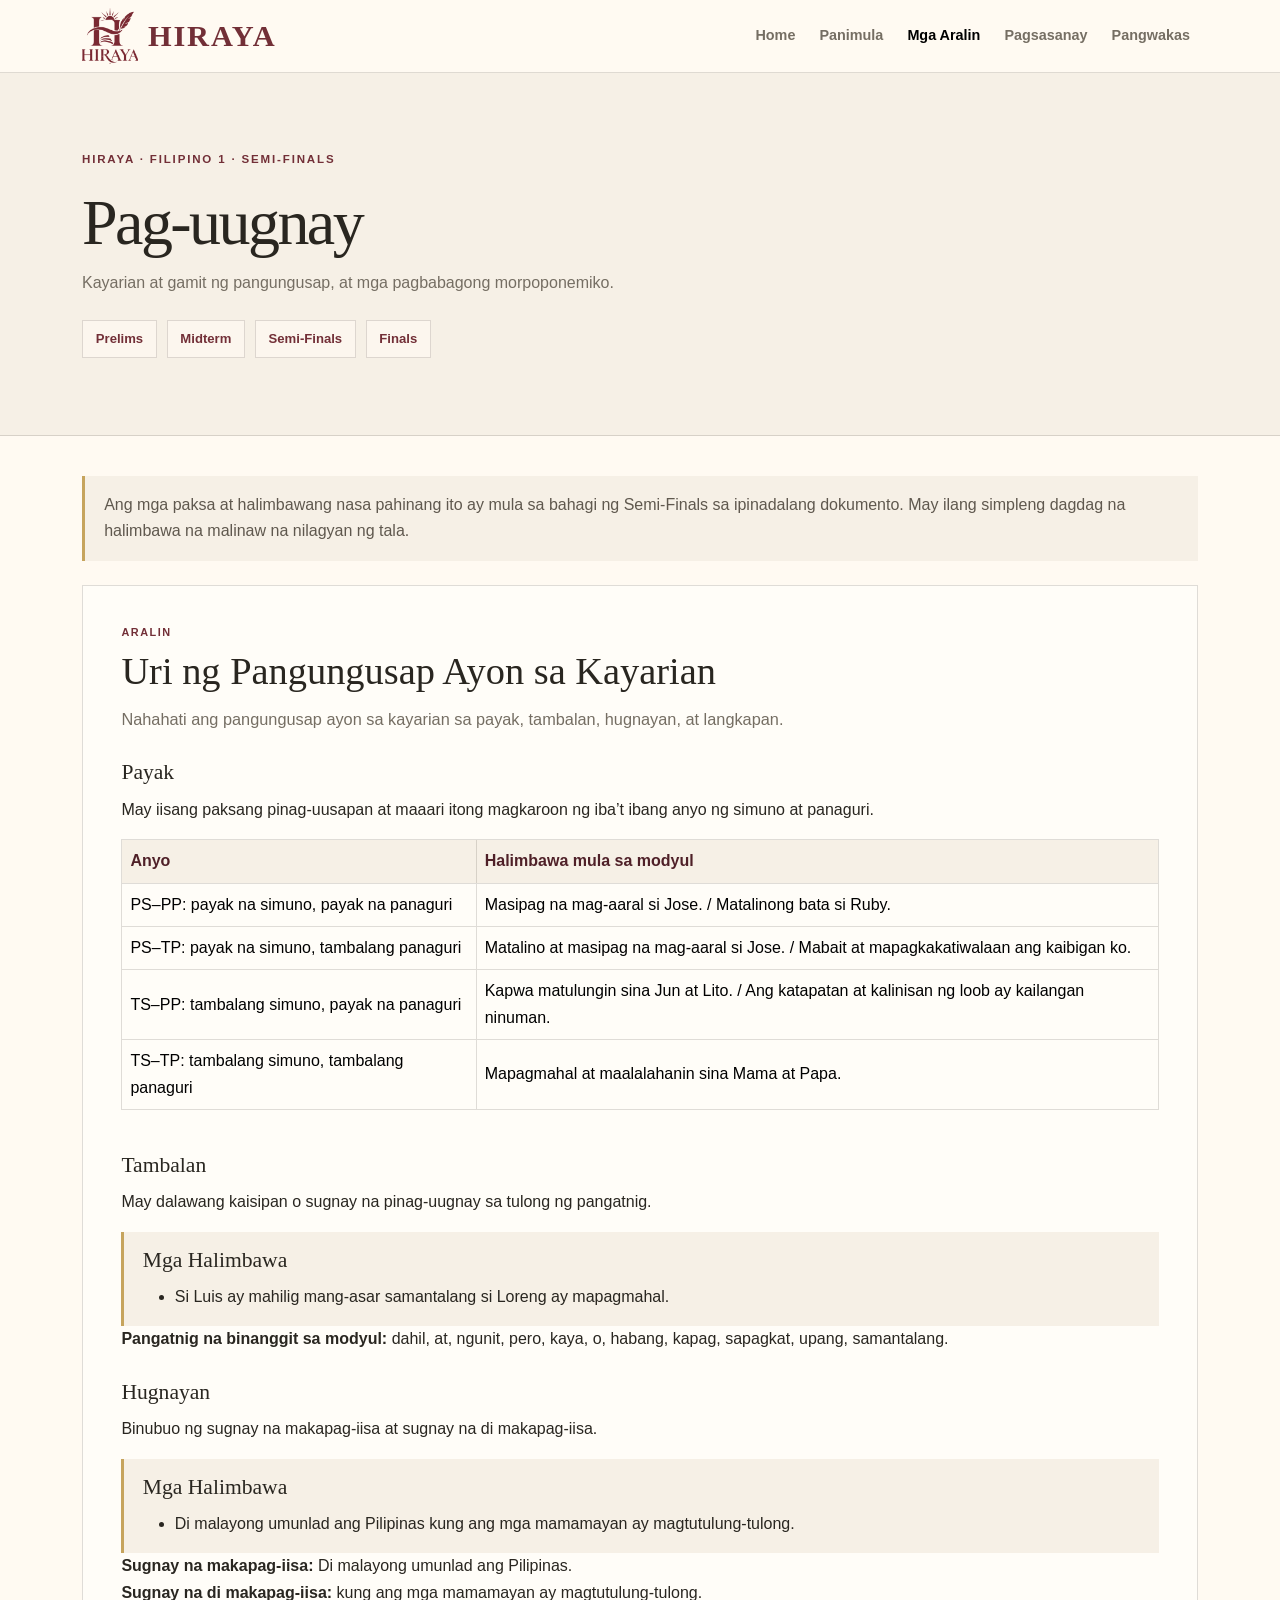
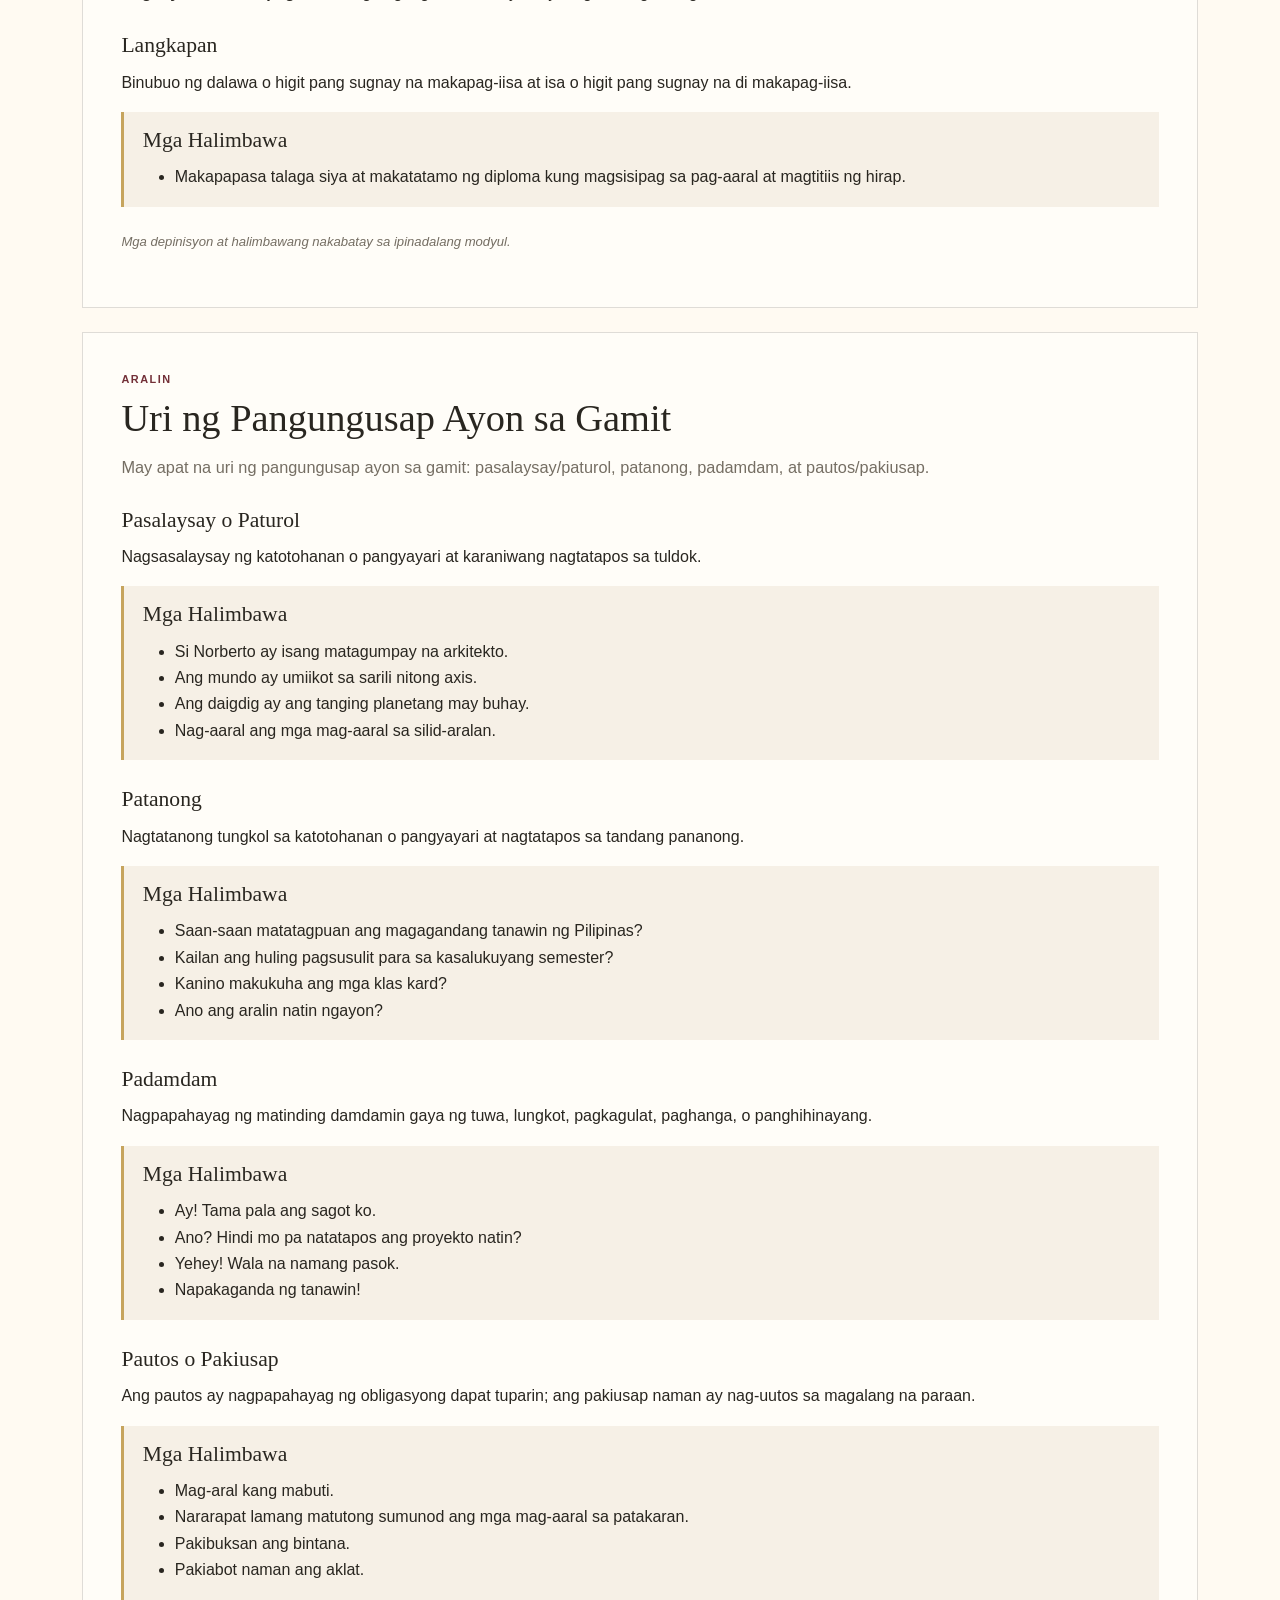
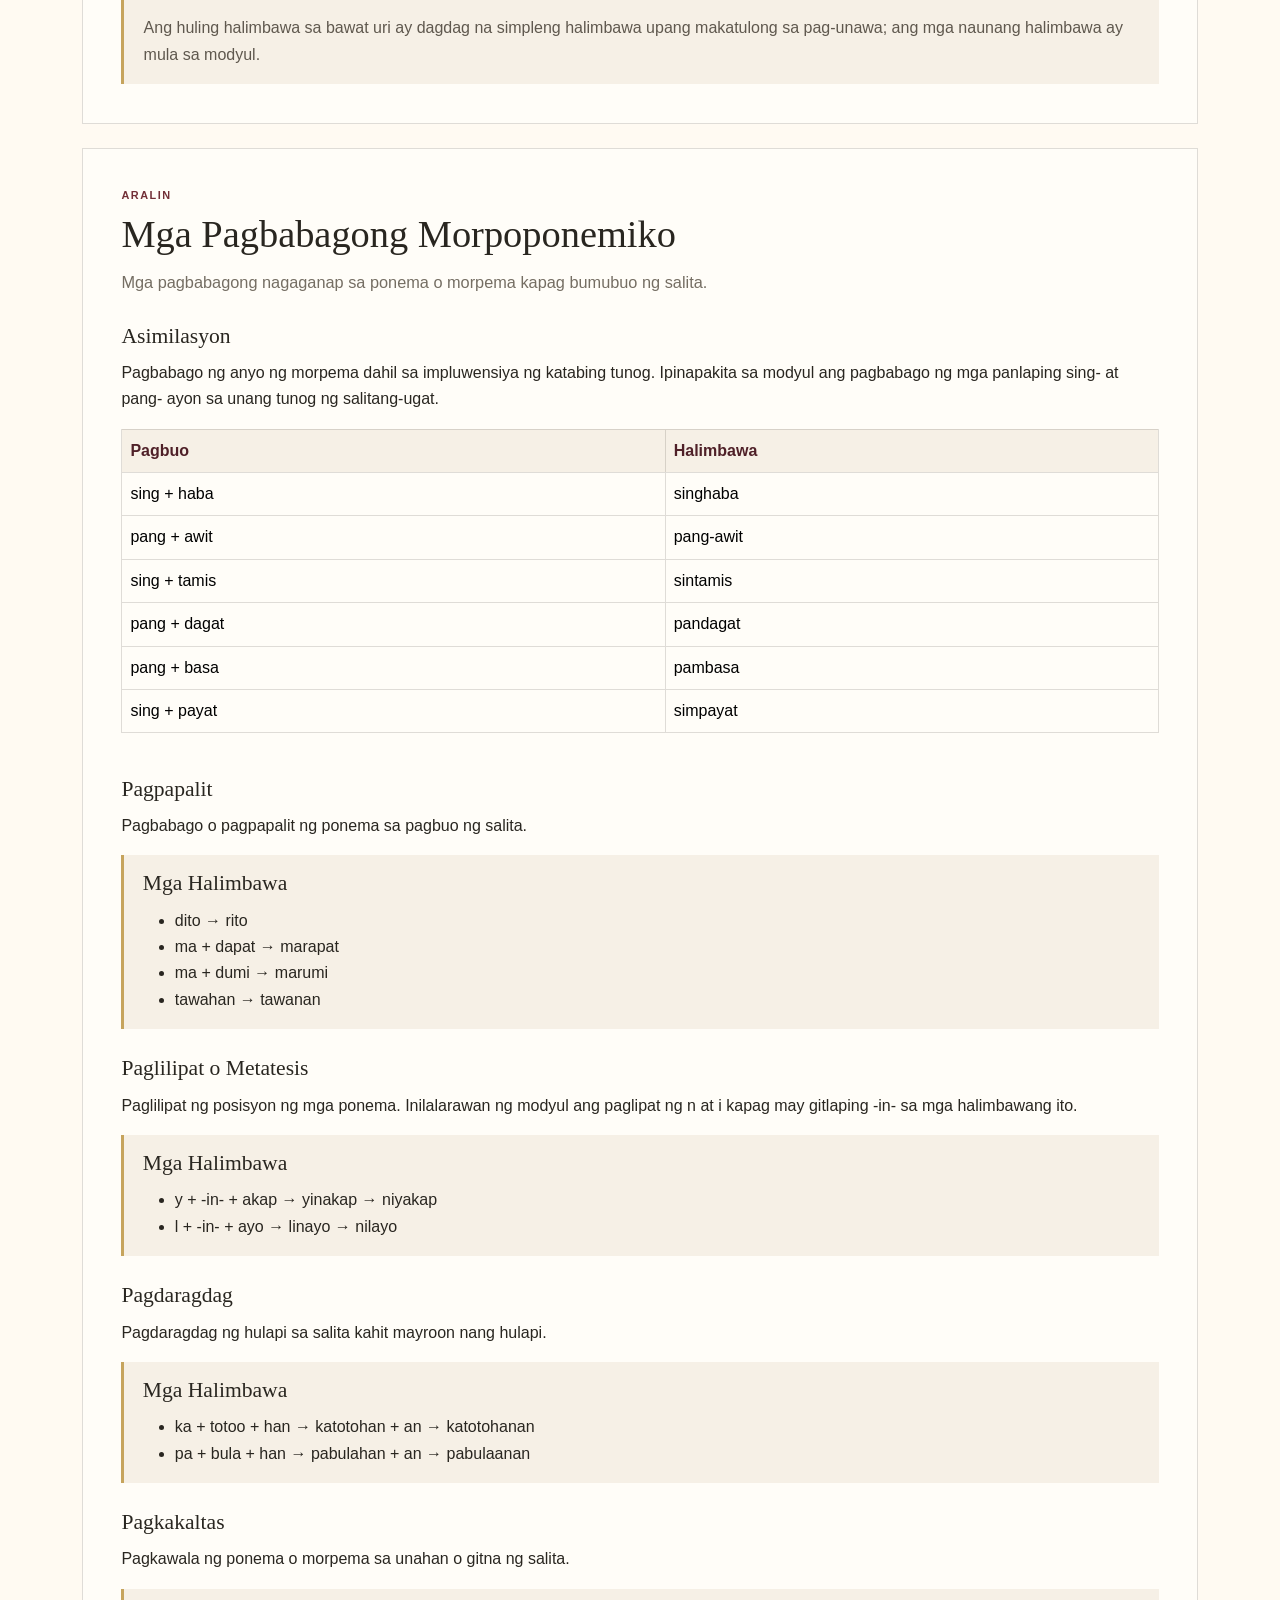
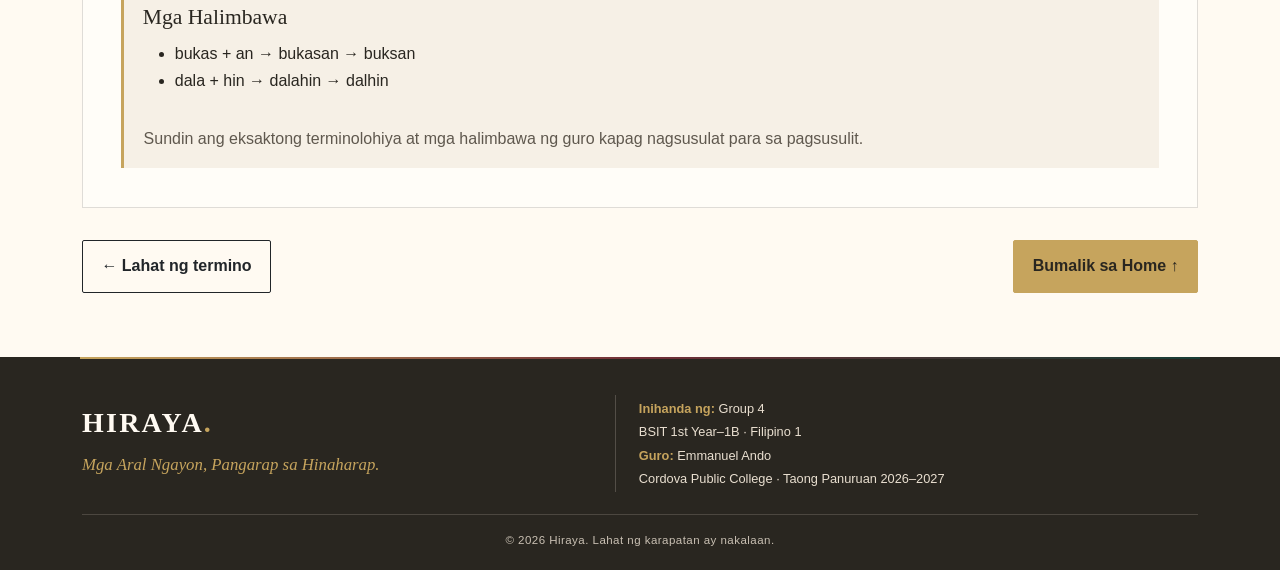
<file: pages/semi-finals.html>
<!doctype html>
<html lang="fil">
<head>
  <meta charset="utf-8">
  <meta name="viewport" content="width=device-width, initial-scale=1">
  <meta http-equiv="refresh" content="0; url=semi-final.html">
  <title>Semi-Finals — Hiraya</title>
  <link rel="stylesheet" href="../css/style.css">
  <script>
    window.location.replace(`semi-final.html${window.location.hash}`);
  </script>
</head>
<body>
  <main class="container content-shell section-pad">
    <section class="content-panel">
      <p class="eyebrow">HIRAYA · FILIPINO 1</p>
      <h1 class="section-title">Semi-Finals</h1>
      <p class="hero-copy mt-3">Binubuksan ang pahina ng Semi-Finals. Kung hindi ka awtomatikong na-redirect, gamitin ang link sa ibaba.</p>
      <a class="btn btn-hiraya mt-3" href="semi-final.html">Pumunta sa Semi-Finals ↗</a>
    </section>
  </main>
</body>
</html>
</file>
<file: css/style.css>
:root {
  --ivory: #f6f0e6;
  --paper: #fffaf2;
  --ink: #292620;
  --muted: #756e63;
  --burgundy: #722f37;
  --burgundy-dark: #4f2028;
  --forest: #183d35;
  --gold: #c6a45d;
  --line: rgba(41,38,32,.15);
  --serif: "Playfair Display", Georgia, serif;
  --sans: "DM Sans", Arial, sans-serif;
}
* { box-sizing: border-box; }
html { scroll-behavior: smooth; scroll-padding-top: 90px; }
body { margin: 0; background: var(--paper); color: var(--ink); font-family: var(--sans); line-height: 1.65; }
a { color: inherit; }
.navbar-hiraya { background: rgba(255,250,242,.94); border-bottom: 1px solid var(--line); backdrop-filter: blur(14px); }
.brand-mark { display: inline-flex; align-items: center; gap: 10px; padding: 0; }
.brand-icon { position: relative; display: block; flex: 0 0 56px; width: 56px; height: 56px; overflow: hidden; }
.brand-icon img { position: absolute; top: -13px; left: -16px; width: 88px; height: 88px; max-width: none; object-fit: contain; }
.brand-name { color: var(--burgundy); font-family: var(--serif); font-size: 1.9rem; font-weight: 700; letter-spacing: .06em; line-height: 1; }
.brand-period, .cover-art-word span { color: var(--burgundy); }
.nav-link { color: var(--muted); font-size: .9rem; font-weight: 600; }
.nav-link:hover, .nav-link.active { color: var(--burgundy); }
.hero-section { position: relative; overflow: hidden; padding: clamp(4rem, 8vw, 7.5rem) 0; background: var(--ivory); }
.eyebrow { display: flex; align-items: center; gap: 10px; color: var(--burgundy); font-size: .72rem; font-weight: 700; letter-spacing: .16em; }
.eyebrow-line { display: inline-block; width: 28px; height: 1px; background: var(--burgundy); }
.hero-title { margin: 1.25rem 0; font-family: var(--serif); font-size: clamp(3.2rem, 6.5vw, 6.2rem); line-height: .99; letter-spacing: -.055em; }
.hero-title em, .section-title em, .closing-banner h2 em { color: var(--burgundy); font-weight: 500; }
.hero-copy { max-width: 590px; color: var(--muted); font-size: 1.08rem; }
.btn { border-radius: 2px; font-weight: 600; padding: .85rem 1.15rem; }
.btn-hiraya { background: var(--burgundy); color: white; border: 1px solid var(--burgundy); }
.btn-hiraya:hover { background: var(--burgundy-dark); color: white; transform: translateY(-2px); }
.btn-outline-hiraya { border: 1px solid var(--line); color: var(--ink); }
.btn-outline-hiraya:hover { background: white; border-color: var(--burgundy); color: var(--burgundy); }
.hero-note { color: var(--muted); font-size: .83rem; }
.note-dot { display: inline-block; width: 7px; height: 7px; margin-right: 8px; border-radius: 50%; background: var(--gold); }
.hero-orbit { position: absolute; border: 1px solid rgba(114,47,55,.10); border-radius: 50%; pointer-events: none; }
.orbit-one { width: 520px; height: 520px; right: -260px; top: -190px; }
.orbit-two { width: 360px; height: 360px; right: -180px; top: -110px; }
.cover-art { position: relative; min-height: 440px; overflow: hidden; padding: 24px; background: var(--burgundy); color: var(--paper); box-shadow: 16px 18px 0 rgba(24,61,53,.12); transform: rotate(1.2deg); }
.cover-art-top, .cover-art-bottom { display: flex; justify-content: space-between; gap: 12px; font-size: .65rem; letter-spacing: .14em; }
.cover-art-center { position: absolute; inset: 72px 24px 62px; display: flex; flex-direction: column; align-items: center; justify-content: center; }
.sun-shape { position: absolute; top: 12%; right: 15%; width: 120px; height: 120px; border-radius: 50%; background: var(--gold); opacity: .95; }
.book-shape { position: relative; display: flex; width: 160px; height: 115px; transform: rotate(-8deg); filter: drop-shadow(0 12px 8px rgba(0,0,0,.15)); }
.book-shape span { flex: 1; background: var(--paper); border: 1px solid #d8cdbb; }
.book-shape span:first-child { border-radius: 6px 0 0 3px; transform: skewY(5deg); }
.book-shape span:last-child { border-radius: 0 6px 3px 0; transform: skewY(-5deg); }
.cover-art-word { z-index: 1; margin: -12px 0 0; font-family: var(--serif); font-size: clamp(3rem, 6vw, 5rem); letter-spacing: -.07em; }
.cover-art-word span { color: var(--gold); }
.cover-art-caption { text-align: center; color: #f0dfd4; font-size: .83rem; }
.cover-art-bottom { position: absolute; right: 24px; bottom: 24px; left: 24px; }
.section-pad { padding: clamp(4rem, 7vw, 6.5rem) 0; }
.section-heading-row { display: flex; justify-content: space-between; align-items: end; gap: 2rem; }
.section-title { margin: .6rem 0 0; font-family: var(--serif); font-size: clamp(2.3rem, 4vw, 3.7rem); line-height: 1.1; letter-spacing: -.04em; }
.section-intro { max-width: 340px; color: var(--muted); font-size: .95rem; }
.info-card { height: 100%; min-height: 150px; padding: 24px; border: 1px solid var(--line); background: #fffdf8; transition: transform .2s ease, box-shadow .2s ease; }
.info-card:hover { transform: translateY(-4px); box-shadow: 0 12px 30px rgba(41,38,32,.06); }
.info-label { color: var(--burgundy); font-size: .64rem; font-weight: 700; letter-spacing: .12em; }
.info-card h3 { margin: 1rem 0 .25rem; font-family: var(--serif); font-size: 1.35rem; }
.info-card p { margin: 0; color: var(--muted); font-size: .85rem; }
.member-list { display: grid; grid-template-columns: repeat(3, minmax(0, 1fr)); gap: .65rem; margin: 1rem 0 0; padding: 0; list-style: none; }
.member-list li { padding: .7rem .85rem; border-left: 2px solid var(--gold); background: var(--ivory); font-family: var(--serif); font-size: 1rem; line-height: 1.4; }
.info-card-accent { background: var(--forest); color: white; }
.info-card-accent .info-label { color: var(--gold); }
.info-card-accent p { color: #d9e2db; }
.terms-section { background: #f0e7d8; }
.text-link { color: var(--burgundy); font-size: .9rem; font-weight: 700; text-decoration: none; white-space: nowrap; }
.term-card { position: relative; display: flex; flex-direction: column; min-height: 270px; height: 100%; padding: 22px; text-decoration: none; transition: transform .2s ease; }
.term-card:hover { transform: translateY(-5px); }
.term-prelim { background: #e4d1b2; color: var(--ink); }
.term-midterm { background: #d8e5e8; color: var(--ink); }
.term-semi { background: #e8eee8; color: var(--ink); }
.term-finals { background: #ead9d7; color: var(--ink); }
.term-number { font-size: .66rem; font-weight: 700; letter-spacing: .12em; }
.term-icon { margin: 1.1rem 0 .5rem; color: var(--gold); font-size: 2.2rem; line-height: 1; }
.term-card h3 { font-family: var(--serif); font-size: 1.7rem; }
.term-card p { max-width: 230px; font-size: .85rem; opacity: .78; }
.term-arrow { position: absolute; right: 22px; bottom: 18px; font-size: 1.25rem; }
.closing-banner { padding: 3.5rem 0; background: var(--gold); }
.closing-banner .eyebrow { color: var(--burgundy-dark); }
.closing-banner h2 { max-width: 650px; margin: .5rem 0 0; font-family: var(--serif); font-size: clamp(2rem, 4vw, 3.5rem); line-height: 1.1; }
.closing-banner h2 em { color: var(--burgundy-dark); }
.site-footer { position: relative; overflow: hidden; padding: 2.4rem 0 1.25rem; background: var(--ink); color: #e9dfd0; }
.site-footer::before { position: absolute; top: 0; right: max(1.5rem, calc((100vw - 1120px) / 2)); left: max(1.5rem, calc((100vw - 1120px) / 2)); height: 2px; background: linear-gradient(90deg, var(--gold), var(--burgundy), var(--forest)); content: ""; }
.footer-content { position: relative; display: grid; grid-template-columns: 1fr 1.2fr; gap: 1.4rem 3rem; align-items: center; }
.footer-main { align-self: center; }
.footer-brand { display: inline-block; color: var(--paper); font-family: var(--serif); font-size: 1.75rem; font-weight: 700; letter-spacing: .08em; line-height: 1; text-decoration: none; }
.footer-brand span { color: var(--gold); }
.footer-motto { max-width: 320px; margin: .65rem 0 0; color: var(--gold); font-family: var(--serif); font-size: 1.05rem; font-style: italic; }
.footer-details { padding-left: 1.4rem; border-left: 1px solid rgba(233,223,208,.22); }
.footer-details p { margin: .25rem 0; color: #e9dfd0; font-size: .8rem; line-height: 1.5; }
.footer-details strong { color: var(--gold); font-weight: 600; }
.footer-copyright { grid-column: 1 / -1; padding-top: 1rem; border-top: 1px solid rgba(233,223,208,.18); color: #c9c0b3; font-size: .72rem; letter-spacing: .04em; text-align: center; }
.page-hero { padding: 4rem 0 3rem; background: var(--ivory); border-bottom: 1px solid var(--line); }
.page-hero h1 { font-family: var(--serif); font-size: clamp(2.7rem, 5vw, 4.5rem); letter-spacing: -.04em; }
.content-shell { max-width: 900px; margin: auto; }
.content-panel { padding: clamp(1.5rem, 4vw, 3rem); border: 1px solid var(--line); background: #fffdf8; }
.introduction-hero { position: relative; overflow: hidden; }
.introduction-hero::after { position: absolute; top: -125px; right: max(3vw, calc((100vw - 1120px) / 2)); width: 330px; height: 330px; border: 1px solid rgba(114,47,55,.12); border-radius: 50%; content: ""; pointer-events: none; }
.introduction-hero .container { position: relative; z-index: 1; }
.introduction-section { background: #fbf7ef; }
.introduction-layout { display: grid; grid-template-columns: minmax(0, 1.65fr) minmax(250px, .8fr); gap: 1.25rem; align-items: stretch; }
.introduction-panel { padding: clamp(1.5rem, 4vw, 3rem); }
.introduction-panel > p:not(.introduction-kicker) { color: #514b42; }
.introduction-kicker { margin-bottom: .5rem; color: var(--burgundy); font-size: .68rem; font-weight: 700; letter-spacing: .14em; }
.introduction-panel .section-title { font-size: clamp(2rem, 3.5vw, 3rem); }
.introduction-panel .section-title em { color: var(--burgundy); font-weight: 500; }
.introduction-aside { display: flex; flex-direction: column; gap: 1rem; }
.intro-art { position: relative; display: grid; min-height: 285px; overflow: hidden; place-items: center; background: var(--burgundy); color: var(--paper); }
.intro-art-sun { position: absolute; top: 22%; right: 18%; width: 108px; height: 108px; border-radius: 50%; background: var(--gold); }
.intro-art-orbit { position: absolute; width: 230px; height: 230px; border: 1px solid rgba(255,250,242,.35); border-radius: 50%; }
.intro-art-word { z-index: 1; margin-top: 30px; font-family: var(--serif); font-size: clamp(4rem, 7vw, 5.5rem); letter-spacing: -.07em; }
.intro-art-word span { color: var(--gold); }
.intro-art-caption { position: absolute; bottom: 1.15rem; font-size: .62rem; font-weight: 700; letter-spacing: .16em; }
.intro-aside-note { flex: 1; padding: 1.4rem; border: 1px solid var(--line); background: #f0e7d8; }
.intro-aside-note .info-label { margin-bottom: .8rem; }
.intro-quote { margin-bottom: 1rem; color: var(--ink); font-family: var(--serif); font-size: 1.15rem; line-height: 1.5; }
.intro-aside-credit { color: var(--muted); font-size: .76rem; font-weight: 600; }
.intro-pillars { display: grid; grid-template-columns: repeat(3, minmax(0, 1fr)); gap: 1rem; margin-top: 1.25rem; }
.intro-pillar { padding: 1.4rem; border: 1px solid var(--line); background: #fffdf8; }
.intro-pillar > span { color: var(--burgundy); font-size: .68rem; font-weight: 700; letter-spacing: .12em; }
.intro-pillar h3 { margin: .7rem 0 .35rem; font-family: var(--serif); font-size: 1.4rem; }
.intro-pillar p { margin: 0; color: var(--muted); font-size: .88rem; }
.placeholder-note { padding: 1rem 1.2rem; border-left: 3px solid var(--gold); background: var(--ivory); color: #5f584e; font-size: .9rem; }
.lesson-search { max-width: 450px; border-radius: 2px; padding: .8rem 1rem; border: 1px solid var(--line); }
.lesson-group { padding: 2rem 0; border-bottom: 1px solid var(--line); }
.lesson-group h2 { font-family: var(--serif); font-size: 2rem; }
.lesson-placeholder { height: 100%; padding: 1.3rem; border: 1px solid var(--line); background: #fffdf8; }
.lesson-placeholder .lesson-index { color: var(--burgundy); font-size: .7rem; font-weight: 700; letter-spacing: .1em; }
.lesson-placeholder h3 { margin-top: .8rem; font-family: var(--serif); font-size: 1.25rem; }
.lesson-placeholder p { color: var(--muted); font-size: .88rem; }
.quiz-option { display: block; width: 100%; margin: .5rem 0; padding: .9rem 1rem; text-align: left; border: 1px solid var(--line); background: #fffdf8; color: var(--ink); }
.quiz-option:hover, .quiz-option:focus { border-color: var(--burgundy); background: var(--ivory); }
.quiz-feedback { min-height: 1.5rem; font-weight: 700; }
.quiz-hero { padding-top: clamp(3rem, 6vw, 5rem); padding-bottom: clamp(3rem, 6vw, 5rem); }
.quiz-section { background: #fbf7ef; }
.quiz-shell { display: grid; grid-template-columns: minmax(0, 1fr) 275px; gap: 1.25rem; align-items: start; }
.quiz-panel { min-width: 0; padding: clamp(1.25rem, 4vw, 2.5rem); border: 1px solid var(--line); background: #fffdf8; box-shadow: 0 14px 38px rgba(41,38,32,.05); }
.quiz-intro { display: flex; justify-content: space-between; align-items: center; gap: 1rem; }
.quiz-intro h2 { margin: .25rem 0 0; font-family: var(--serif); font-size: clamp(1.8rem, 3vw, 2.5rem); }
.quiz-total-badge { flex: 0 0 auto; padding: .5rem .7rem; background: var(--ivory); color: var(--burgundy-dark); font-size: .64rem; font-weight: 700; letter-spacing: .08em; }
.quiz-term-picker { display: grid; grid-template-columns: repeat(4, minmax(0, 1fr)); gap: .5rem; margin: 1.5rem 0 .75rem; }
.quiz-term-button { display: flex; align-items: center; gap: .55rem; min-width: 0; padding: .7rem .8rem; border: 1px solid var(--line); background: #fffdf8; color: var(--ink); font: 600 .84rem var(--sans); text-align: left; transition: background .2s ease, border-color .2s ease, color .2s ease; }
.quiz-term-button span { color: var(--burgundy); font-size: .65rem; font-weight: 700; }
.quiz-term-button:hover, .quiz-term-button.is-selected { border-color: var(--burgundy); background: var(--burgundy); color: white; }
.quiz-term-button:hover span, .quiz-term-button.is-selected span { color: var(--gold); }
.quiz-term-description { min-height: 1.6rem; margin: 0 0 1.2rem; color: var(--muted); font-size: .88rem; }
.quiz-progress-wrap { padding: 1rem 0; border-top: 1px solid var(--line); border-bottom: 1px solid var(--line); }
.quiz-progress-label { display: flex; justify-content: space-between; gap: .7rem; margin-bottom: .55rem; color: var(--muted); font-size: .75rem; font-weight: 600; }
.quiz-progress-track { height: 6px; overflow: hidden; border-radius: 6px; background: #eee6da; }
.quiz-progress-track > span { display: block; width: 0; height: 100%; border-radius: inherit; background: var(--burgundy); transition: width .25s ease; }
.quiz-question-area { padding-top: 1.4rem; }
.quiz-question-meta { display: flex; justify-content: space-between; gap: 1rem; color: var(--burgundy); font-size: .66rem; font-weight: 700; letter-spacing: .12em; }
.quiz-question-area > h3 { min-height: 3.6rem; margin: .8rem 0 1.2rem; font-family: var(--serif); font-size: clamp(1.35rem, 2.5vw, 1.8rem); line-height: 1.35; }
.quiz-options { display: grid; gap: .65rem; }
.quiz-choice { display: flex; align-items: center; width: 100%; min-height: 52px; padding: .8rem 1rem; border: 1px solid var(--line); background: #fffdf8; color: var(--ink); font: 500 .93rem/1.5 var(--sans); text-align: left; transition: background .18s ease, border-color .18s ease, transform .18s ease; }
.quiz-choice::before { flex: 0 0 24px; display: grid; width: 24px; height: 24px; margin-right: .75rem; border: 1px solid rgba(41,38,32,.25); border-radius: 50%; color: var(--burgundy); content: ""; place-items: center; }
.quiz-choice:hover { transform: translateX(2px); border-color: var(--burgundy); background: var(--ivory); }
.quiz-choice.is-selected { border-color: var(--burgundy); background: #f0e7d8; }
.quiz-choice.is-selected::before { border-color: var(--burgundy); background: var(--burgundy); box-shadow: inset 0 0 0 5px #f0e7d8; }
.quiz-feedback { min-height: 1.6rem; margin: 1rem 0 0; font-size: .88rem; }
.quiz-feedback.is-correct { color: var(--forest); }
.quiz-feedback.is-incorrect { color: var(--burgundy); }
.quiz-controls { display: flex; justify-content: space-between; gap: .75rem; margin-top: .75rem; }
.quiz-controls .btn:disabled { opacity: .45; }
.quiz-side-note { position: relative; overflow: hidden; padding: 1.5rem; background: var(--forest); color: white; }
.quiz-side-mark { position: absolute; top: .3rem; right: .7rem; color: rgba(198,164,93,.35); font-size: 4rem; line-height: 1; }
.quiz-side-note .info-label { position: relative; color: var(--gold); }
.quiz-side-note h2 { position: relative; margin: .5rem 0 .8rem; font-family: var(--serif); font-size: 1.7rem; }
.quiz-side-note > p:not(.info-label) { color: #e0e7e1; font-size: .9rem; }
.quiz-side-note a { display: inline-block; margin-top: .5rem; color: var(--gold); font-size: .83rem; font-weight: 700; text-decoration: none; }
.quiz-results { padding-top: 1.5rem; }
.quiz-results > h3 { font-family: var(--serif); font-size: 2rem; }
.quiz-results > p:not(.introduction-kicker) { color: var(--muted); }
.quiz-score-card { display: flex; flex-direction: column; align-items: center; gap: .25rem; margin: 1.25rem 0; padding: 1.5rem; background: var(--ivory); }
.quiz-score-card > span:first-child { color: var(--burgundy); font-size: .66rem; font-weight: 700; letter-spacing: .12em; }
.quiz-score-card strong { color: var(--ink); font-family: var(--serif); font-size: 3rem; line-height: 1.2; }
.quiz-score-card > span:last-child { color: var(--muted); font-size: .9rem; }
.quiz-review { display: grid; gap: .65rem; }
.quiz-review > h4 { margin: .5rem 0; font-family: var(--serif); font-size: 1.35rem; }
.quiz-review-item { padding: 1rem; border: 1px solid var(--line); background: #fffaf2; }
.quiz-review-item h5 { font-size: .92rem; font-weight: 700; line-height: 1.5; }
.quiz-review-item p { margin: .35rem 0 0; font-size: .83rem; }
.quiz-review-wrong { color: var(--burgundy); }
.quiz-review-right, .quiz-perfect { color: var(--forest); }
.quiz-perfect { padding: 1rem; background: #e8eee8; font-weight: 600; }
[hidden] { display: none !important; }
.reflection-hero { position: relative; overflow: hidden; }
.reflection-hero::after { position: absolute; top: -130px; right: max(4vw, calc((100vw - 1120px) / 2)); width: 350px; height: 350px; border: 1px solid rgba(114,47,55,.13); border-radius: 50%; content: ""; pointer-events: none; }
.reflection-hero .container { position: relative; z-index: 1; }
.reflection-section { background: #fbf7ef; }
.reflection-layout { display: grid; grid-template-columns: minmax(0, 1.6fr) minmax(250px, .78fr); gap: 1.25rem; align-items: start; }
.reflection-panel { padding: clamp(1.5rem, 4vw, 3rem); }
.reflection-panel > p:not(.introduction-kicker) { color: #514b42; }
.reflection-panel .section-title { font-size: clamp(2rem, 3.5vw, 3rem); }
.reflection-panel .section-title em { color: var(--burgundy); font-weight: 500; }
.reflection-callout { position: relative; margin-top: 1.5rem; padding: 1.25rem 1.4rem 1.25rem 3rem; border-left: 3px solid var(--gold); background: var(--ivory); }
.reflection-callout-mark { position: absolute; top: .25rem; left: .85rem; color: var(--burgundy); font-family: var(--serif); font-size: 2.5rem; line-height: 1; }
.reflection-callout p { margin: 0; color: var(--burgundy-dark); font-family: var(--serif); font-size: 1.15rem; line-height: 1.5; }
.reflection-aside { display: grid; gap: 1rem; }
.reflection-art { position: relative; display: grid; min-height: 260px; overflow: hidden; place-items: center; background: var(--forest); color: var(--paper); }
.reflection-art-sun { position: absolute; top: 18%; right: 17%; width: 100px; height: 100px; border-radius: 50%; background: var(--gold); }
.reflection-art-orbit { position: absolute; width: 220px; height: 220px; border: 1px solid rgba(255,250,242,.35); border-radius: 50%; }
.reflection-art-word { z-index: 1; margin-top: 20px; font-family: var(--serif); font-size: clamp(3.8rem, 6vw, 5rem); letter-spacing: -.07em; }
.reflection-art-word span { color: var(--gold); }
.reflection-art-caption { position: absolute; bottom: 1rem; font-size: .58rem; font-weight: 700; letter-spacing: .12em; }
.reflection-topic-list { padding: 1.35rem; border: 1px solid var(--line); background: #fffdf8; }
.reflection-topic-list .info-label { margin-bottom: .8rem; }
.reflection-topic-list ul { display: grid; gap: .7rem; margin: 0; padding: 0; list-style: none; }
.reflection-topic-list li { display: flex; align-items: baseline; gap: .7rem; color: #514b42; font-size: .86rem; }
.reflection-topic-list li span { color: var(--burgundy); font-size: .65rem; font-weight: 700; }
.reflection-personalize { max-width: 900px; margin: 1.2rem auto 0; padding: 1rem 1.2rem; border-left: 3px solid var(--gold); background: #f0e7d8; color: #514b42; font-size: .88rem; }
.archive-card { min-height: 245px; color: inherit; }
.archive-card h3 { max-width: 20rem; font-size: 1.35rem; line-height: 1.25; }
.archive-card p { max-width: 19rem; }
[hidden] { display: none !important; }
.navbar-hiraya .navbar-toggler { border-color: var(--line); }
.navbar-hiraya .navbar-toggler:focus { box-shadow: 0 0 0 .2rem rgba(114,47,55,.2); }
.site-nav { background: rgba(255,250,242,.96); border-bottom: 1px solid var(--line); backdrop-filter: blur(14px); }
.site-nav .brand { color: var(--burgundy); font-family: var(--serif); font-size: 1.6rem; font-weight: 700; letter-spacing: .06em; }
.site-nav .brand span { color: var(--gold); }
.site-nav.navbar-dark .navbar-nav .nav-link { color: var(--muted); }
.site-nav.navbar-dark .navbar-nav .nav-link:hover, .site-nav.navbar-dark .navbar-nav .nav-link.active { color: var(--burgundy); }
.site-nav .navbar-toggler { border-color: var(--line); }
.site-nav .navbar-toggler-icon { filter: invert(20%); }
.site-nav .dropdown-menu { border-color: var(--line); border-radius: 2px; background: var(--paper); }
.site-nav .dropdown-item:hover, .site-nav .dropdown-item:focus { background: var(--ivory); color: var(--burgundy); }
.term-hero { padding: clamp(3rem, 6vw, 5rem) 0; }
.term-hero h1 { margin: .5rem 0; color: var(--ink); }
.term-hero .container > p:not(.eyebrow) { max-width: 680px; color: var(--muted); }
.term-pills { display: flex; flex-wrap: wrap; gap: .6rem; margin-top: 1.5rem; }
.term-pills a { padding: .45rem .8rem; border: 1px solid var(--line); background: rgba(255,250,242,.7); color: var(--burgundy); font-size: .82rem; font-weight: 600; text-decoration: none; }
.term-pills a:hover, .term-pills a:focus-visible { border-color: var(--burgundy); background: var(--burgundy); color: white; }
.term-content { padding-top: 2.5rem; padding-bottom: 4rem; }
.topic-block { margin: 1.5rem 0; padding: clamp(1.25rem, 3vw, 2.5rem); border: 1px solid var(--line); background: #fffdf8; }
.topic-kicker { color: var(--burgundy); font-size: .68rem; font-weight: 700; letter-spacing: .14em; }
.topic-block h2 { margin: .35rem 0 .8rem; font-family: var(--serif); font-size: clamp(1.8rem, 3vw, 2.5rem); }
.topic-block h3 { margin: 1.7rem 0 .65rem; font-family: var(--serif); font-size: 1.35rem; }
.topic-intro { color: var(--muted); font-size: 1.02rem; }
.topic-block .table { --bs-table-bg: transparent; --bs-table-border-color: var(--line); }
.topic-block .table thead th { background: var(--ivory); color: var(--burgundy-dark); }
.topic-block .examples, .topic-block .definition-grid > div { padding: 1rem 1.15rem; border-left: 3px solid var(--gold); background: var(--ivory); }
.topic-block .examples h3 { margin-top: 0; }
.topic-block .examples ul { margin-bottom: 0; }
.definition-grid { display: grid; grid-template-columns: repeat(auto-fit, minmax(190px, 1fr)); gap: .8rem; }
.definition-grid p { margin: .5rem 0 0; color: var(--muted); }
.note-box { padding: 1rem 1.2rem; border-left: 3px solid var(--gold); background: var(--ivory); color: #5f584e; }
.source-note { margin-top: 1.5rem; color: var(--muted); font-size: .82rem; font-style: italic; }
.term-navigation { display: flex; flex-wrap: wrap; justify-content: space-between; gap: .75rem; margin-top: 2rem; }
.btn-gold { border: 1px solid var(--gold); background: var(--gold); color: var(--ink); }
.btn-gold:hover { border-color: #b18e48; background: #b18e48; color: var(--ink); }
a:focus-visible, button:focus-visible, input:focus-visible { outline: 3px solid rgba(114,47,55,.55); outline-offset: 3px; }
@media (max-width: 767px) {
  .section-heading-row { align-items: start; flex-direction: column; gap: 1rem; }
  .cover-art { min-height: 370px; margin: 0 .4rem; }
  .hero-title { font-size: clamp(3rem, 14vw, 4.7rem); }
  .term-card { min-height: 235px; }
  .member-list { grid-template-columns: repeat(2, minmax(0, 1fr)); }
  .site-footer { letter-spacing: .03em; }
  .footer-content { grid-template-columns: 1fr; gap: 1rem; }
  .footer-details { padding: 1rem 0 0; border-top: 1px solid rgba(233,223,208,.22); border-left: 0; }
  .footer-copyright { grid-column: auto; }
  .term-content { padding-top: 1.5rem; }
  .term-navigation { flex-direction: column; }
  .term-navigation .btn { width: 100%; }
  .introduction-layout { grid-template-columns: 1fr; }
  .intro-art { min-height: 230px; }
  .intro-pillars { grid-template-columns: 1fr; }
  .quiz-shell { grid-template-columns: 1fr; }
  .quiz-side-note { order: -1; }
  .quiz-term-picker { grid-template-columns: repeat(2, minmax(0, 1fr)); }
  .quiz-intro { align-items: flex-start; flex-direction: column; }
  .quiz-controls { align-items: stretch; flex-direction: column-reverse; }
  .reflection-layout { grid-template-columns: 1fr; }
  .reflection-art { min-height: 220px; }
}
@media (max-width: 480px) {
  .member-list { grid-template-columns: 1fr; }
}
@media (prefers-reduced-motion: reduce) {
  *, *::before, *::after { scroll-behavior: auto !important; transition: none !important; animation: none !important; }
}
</file>
